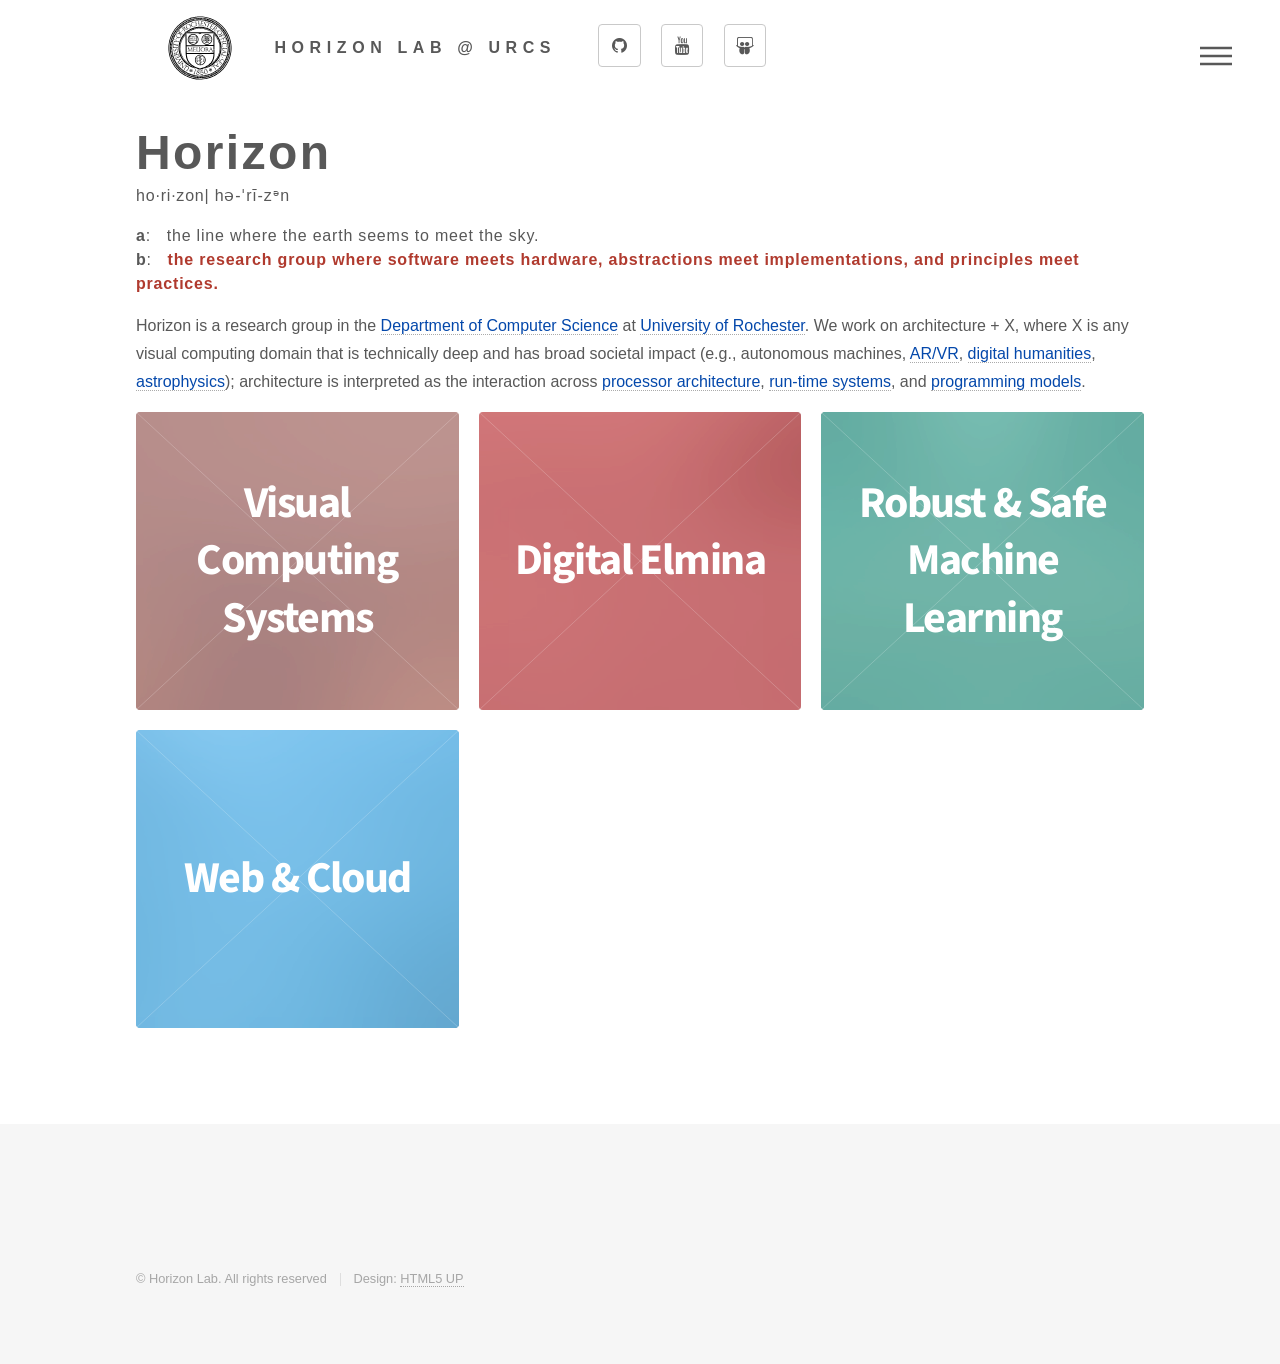
<file: index.html>
<!DOCTYPE HTML>
<!--
	Phantom by HTML5 UP
	html5up.net | @ajlkn
	Free for personal and commercial use under the CCA 3.0 license (html5up.net/license)
-->
<html>
	<head>
		<title>Horizon Lab @ URCS</title>
		<meta charset="utf-8" />
		<meta name="viewport" content="width=device-width, initial-scale=1, user-scalable=no" />
		<link rel="stylesheet" href="assets/css/main.css" />
        <link rel="icon" href="favicon.ico" />
		<noscript><link rel="stylesheet" href="assets/css/noscript.css" /></noscript>
        <!-- Global site tag (gtag.js) - Google Analytics -->
        <script async src="https://www.googletagmanager.com/gtag/js?id=UA-9676096-5"></script>
        <script>
          window.dataLayer = window.dataLayer || [];
          function gtag(){dataLayer.push(arguments);}
          gtag('js', new Date());
        
          gtag('config', 'UA-9676096-5');
        </script>
	</head>
	<body class="is-preload">
		<!-- Wrapper -->
			<div id="wrapper">

				<!-- Header -->
					<header id="header">
						<div class="inner">

							<!-- Logo -->
								<a href="index.html" class="logo">
								  <span class="symbol"><img src="images/urseal.svg" alt="" /></span><span class="head">Horizon Lab @ URCS</span>
                                  <span style="padding-left:2em;"><a href="https://github.com/horizon-research" class="icon style2 fa-github"><span class="label">GitHub</span></a></span>
                                  <span style="padding-left:1em;"><a href="https://www.youtube.com/channel/UCh1-77O0nVYZrLlF5zT-21Q" class="icon style2 fa-youtube"><span class="label">YouTube</span></a></span>
                                  <span style="padding-left:1em;"><a href="https://speakerdeck.com/horizonlab/" class="icon style2 fa-slideshare"><span class="label">Slides</span></a></span>
								</a>

                            <!-- Nav -->
								<nav>
									<ul>
										<li><a href="#menu">Menu</a></li>
									</ul>
								</nav>

                    <!-- Menu -->
					<nav id="menu">
						<h2>Menu</h2>
						<ul id="list">
						    <li><a href="index.html">Home</a></li>
						    <li><a href="people.html">People</a></li>
						    <li><a href="#proj">Projects</a></li>
						    <li><a href="pubs.html">Publications</a></li>
						    <li><a href="artifacts.html">Artifacts</a></li>
						    <li><a href="teach.html">Courses & Outreach</a></li>
						</ul>
					</nav>

						</div>
					</header>

				<!-- Main -->
					<div id="main">
						<div class="inner">
							<header>
								<h1 class="title">Horizon</h1>
                                <h3 class="normal"><span>ho·&#8203;ri·&#8203;zon</span>|<span> hə-ˈrī-zᵊn</span></h3>
                                <h3 class="normal">
                                  <div><b>a</b>: &nbsp;&nbsp;the line where the earth seems to meet the sky.</div>
                                  <div><b>b</b>: &nbsp;&nbsp;<span class="emb">the research group where software meets hardware, abstractions meet implementations, and principles meet practices.</span></div>
                                </h3>
								<div id="intro"><p>Horizon is a research group in the <a href="http://www.cs.rochester.edu/">Department of Computer Science</a> at <a href="https://rochester.edu/">University of Rochester</a>. We work on architecture + X, where X is any visual computing domain that is technically deep and has broad societal impact (e.g., autonomous machines, <a href="https://www.rochester.edu/augmented-virtual-reality/">AR/VR</a>, <a href="https://dslab.lib.rochester.edu/">digital humanities</a>, <a href="https://www.desi.lbl.gov/">astrophysics</a>); architecture is interpreted as the interaction across <a href="https://en.wikipedia.org/wiki/Computer_architecture">processor architecture</a>, <a href="https://en.wikipedia.org/wiki/Runtime_system">run-time systems</a>, and <a href="https://en.wikipedia.org/wiki/Programming_model">programming models</a>.</p>
                                </div>
							</header>
							<section class="tiles" id="proj">
								<article class="style1">
									<span class="image">
										<img src="images/pic01.jpg" alt="" />
									</span>
									<a href="visual.html">
										<h1>Visual Computing Systems</h1>
									</a>
								</article>
								<article class="style5">
									<span class="image">
										<img src="images/pic05.jpg" alt="" />
									</span>
									<a href="http://digitalelmina.org/">
										<h1>Digital Elmina</h1>
									</a>
								</article>
								<article class="style3">
									<span class="image">
										<img src="images/pic03.jpg" alt="" />
									</span>
									<a href="ml.html">
										<h1>Robust & Safe Machine Learning</h1>
									</a>
								</article>
								<article class="style2">
									<span class="image">
										<img src="images/pic02.jpg" alt="" />
									</span>
									<a href="web.html">
										<h1>Web & Cloud</h1>
									</a>
								</article>
							</section>
						</div>
					</div>

				<!-- Footer -->
					<footer id="footer">
						<div class="inner">
							<!--<section>
								<h2>Follow</h2>
								<ul class="icons">
									<li><a href="https://github.com/horizon-research" class="icon style2 fa-github"><span class="label">GitHub</span></a></li>
									<li><a href="https://www.youtube.com/channel/UCh1-77O0nVYZrLlF5zT-21Q" class="icon style2 fa-youtube"><span class="label">YouTube</span></a></li>
									<li><a href="https://speakerdeck.com/horizonlab/" class="icon style2 fa-slideshare"><span class="label">Slides</span></a></li>
									<li><a href="#" class="icon style2 fa-twitter"><span class="label">Twitter</span></a></li>
									<li><a href="#" class="icon style2 fa-facebook"><span class="label">Facebook</span></a></li>
									<li><a href="#" class="icon style2 fa-instagram"><span class="label">Instagram</span></a></li>
									<li><a href="#" class="icon style2 fa-dribbble"><span class="label">Dribbble</span></a></li>
									<li><a href="#" class="icon style2 fa-500px"><span class="label">500px</span></a></li>
									<li><a href="#" class="icon style2 fa-phone"><span class="label">Phone</span></a></li>
									<li><a href="#" class="icon style2 fa-envelope-o"><span class="label">Email</span></a></li>
								</ul>
							</section>-->
							<ul class="copyright">
								<li>&copy; Horizon Lab. All rights reserved</li><li>Design: <a href="http://html5up.net">HTML5 UP</a></li>
							</ul>
						</div>
					</footer>

			</div>

		<!-- Scripts -->
			<script src="assets/js/jquery.min.js"></script>
			<script src="assets/js/browser.min.js"></script>
			<script src="assets/js/breakpoints.min.js"></script>
			<script src="assets/js/util.js"></script>
			<script src="assets/js/main.js"></script>

	</body>
</html>
</file>
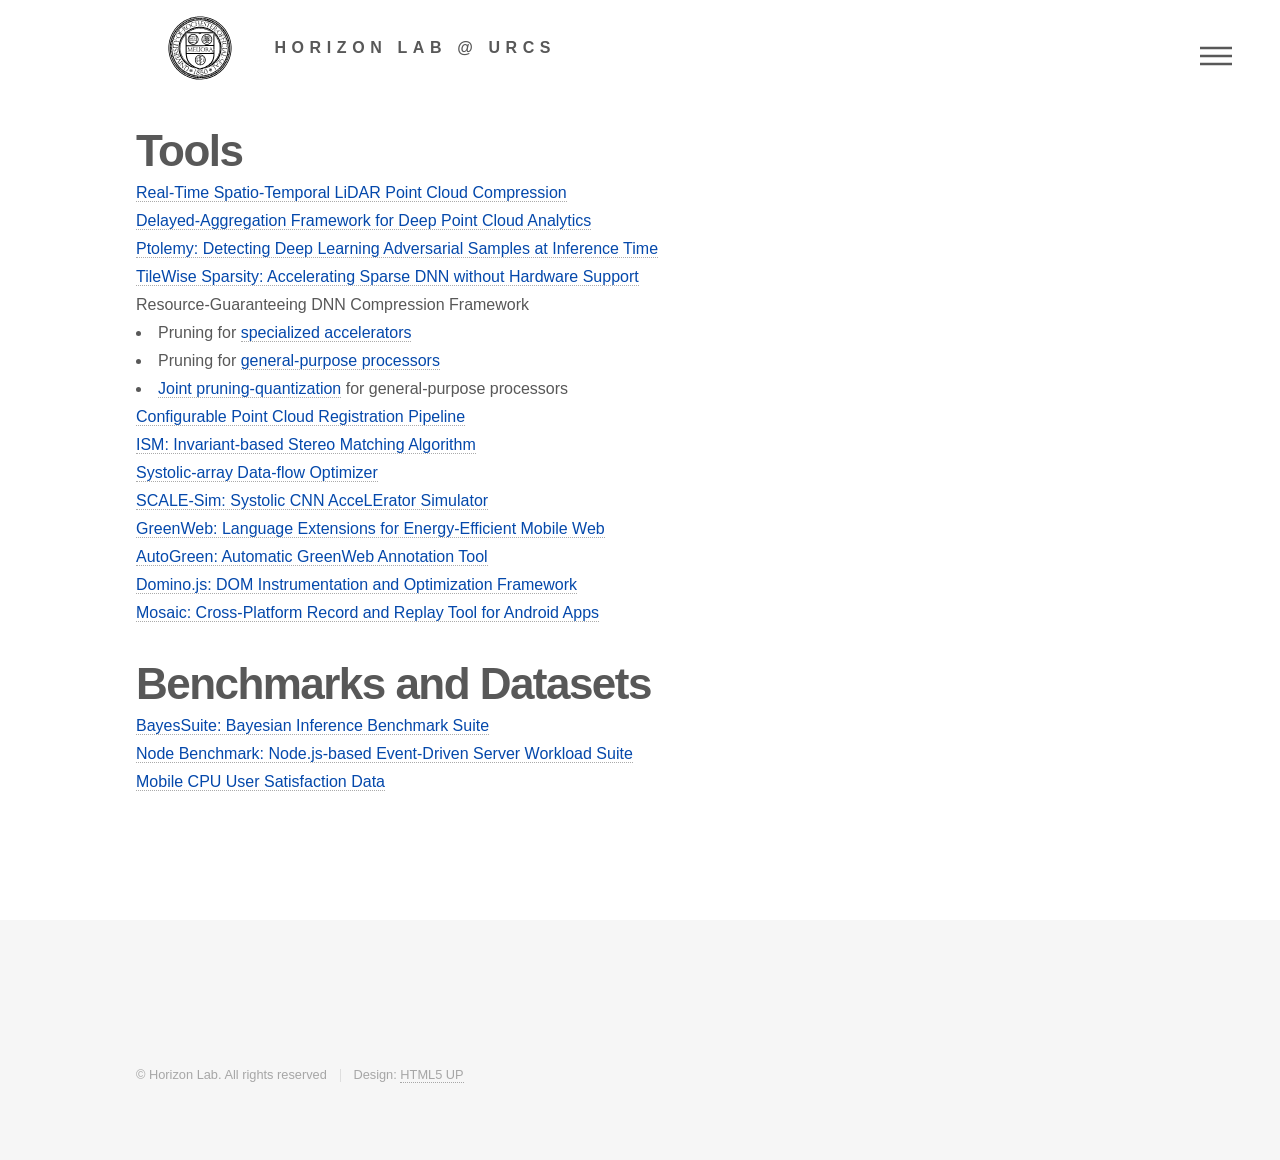
<file: artifacts.html>
<!DOCTYPE HTML>
<!--
	Phantom by HTML5 UP
	html5up.net | @ajlkn
	Free for personal and commercial use under the CCA 3.0 license (html5up.net/license)
-->
<html>
	<head>
		<title>Code</title>
		<meta charset="utf-8" />
		<meta name="viewport" content="width=device-width, initial-scale=1, user-scalable=no" />
		<link rel="stylesheet" href="assets/css/main.css" />
        <link rel="icon" href="favicon.ico" />
		<noscript><link rel="stylesheet" href="assets/css/noscript.css" /></noscript>
	</head>
	<body class="is-preload">
		<!-- Wrapper -->
			<div id="wrapper">

				<!-- Header -->
					<header id="header">
						<div class="inner">

							<!-- Logo -->
								<a href="index.html" class="logo">
									<span class="symbol"><img src="images/urseal.svg" alt="" /></span><span class="head">Horizon Lab @ URCS</span>
								</a>

							<!-- Nav -->
								<nav>
									<ul>
										<li><a href="#menu">Menu</a></li>
									</ul>
								</nav>

						</div>
					</header>

				<!-- Menu -->
					<nav id="menu">
						<h2>Menu</h2>
						<ul id="list">
						    <li><a href="index.html">Home</a></li>
						    <li><a href="people.html">People</a></li>
						    <li><a href="index.html#proj">Projects</a></li>
						    <li><a href="pubs.html">Publications</a></li>
						    <li><a href="artifacts.html">Artifacts</a></li>
						    <li><a href="teach.html">Courses & Outreach</a></li>
						</ul>
					</nav>

				<!-- Main -->
					<div id="main">
						<div class="inner">
							<h1 class="firstteach">Tools</h1>
                            <div>
                              <div><a href="https://github.com/horizon-research/Real-Time-Spatio-Temporal-LiDAR-Point-Cloud-Compression">Real-Time Spatio-Temporal LiDAR Point Cloud Compression</a></div>
                              <div><a href="https://github.com/horizon-research/Efficient-Deep-Learning-for-Point-Clouds">Delayed-Aggregation Framework for Deep Point Cloud Analytics</a></div>
                              <div><a href="https://github.com/Ptolemy-dl/Ptolemy">Ptolemy: Detecting Deep Learning Adversarial Samples at Inference Time</a></div>
                              <div><a href="https://github.com/clevercool/TileSparsity">TileWise Sparsity: Accelerating Sparse DNN without Hardware Support</a></div>
                              <div>Resource-Guaranteeing DNN Compression Framework
                                <li>Pruning for <a href="https://github.com/hyang1990/model_based_energy_constrained_compression">specialized accelerators</a></li>
                                <li>Pruning for <a href="https://github.com/hyang1990/energy_constrained_compression">general-purpose processors</a></li>
                                <li><a href="https://github.com/hyang1990/sparsity_quantization_joint">Joint pruning-quantization</a> for general-purpose processors</li>
                              </div>
                              <div><a href="https://github.com/horizon-research/pointcloud-pipeline">Configurable Point Cloud Registration Pipeline</a></div>
                              <div><a href="https://github.com/horizon-research/ism-algorithm">ISM: Invariant-based Stereo Matching Algorithm</a></div>
                              <div><a href="https://github.com/horizon-research/systolic-array-dataflow-optimizer">Systolic-array Data-flow Optimizer</a></div>
                              <div><a href="https://github.com/ARM-software/SCALE-Sim">SCALE-Sim: Systolic CNN AcceLErator Simulator</a></div>
                              <div><a href="https://codereview.chromium.org/1835303002/">GreenWeb: Language Extensions for Energy-Efficient Mobile Web</a></div>
                              <div><a href="https://github.com/yuhao/AutoGreen">AutoGreen: Automatic GreenWeb Annotation Tool</a></div>
                              <div><a href="https://github.com/yuhao/domino.js">Domino.js: DOM Instrumentation and Optimization Framework</a></div>
                              <div><a href="https://github.com/Matthalp/mosaic">Mosaic: Cross-Platform Record and Replay Tool for Android Apps</a></div>
                              <div style="clear: both;">&nbsp;</div>
                            </div>

							<h1 class="firstteach">Benchmarks and Datasets</h1>
                            <div>
                              <div><a href="https://github.com/Emma926/BayesSuite">BayesSuite: Bayesian Inference Benchmark Suite</a></div>
                              <div><a href="https://github.com/nodebenchmark/benchmarks">Node Benchmark: Node.js-based Event-Driven Server Workload Suite</a></div>
                              <div><a href="https://github.com/Matthalp/mobile-cpu-user-sat-data">Mobile CPU User Satisfaction Data</a></div>
                              <div style="clear: both;">&nbsp;</div>
                            </div>
						</div>
					</div>

				<!-- Footer -->
					<footer id="footer">
						<div class="inner">
							<!--<section>
								<h2>Follow</h2>
								<ul class="icons">
									<li><a href="#" class="icon style2 fa-twitter"><span class="label">Twitter</span></a></li>
									<li><a href="#" class="icon style2 fa-facebook"><span class="label">Facebook</span></a></li>
									<li><a href="#" class="icon style2 fa-instagram"><span class="label">Instagram</span></a></li>
									<li><a href="#" class="icon style2 fa-dribbble"><span class="label">Dribbble</span></a></li>
									<li><a href="#" class="icon style2 fa-github"><span class="label">GitHub</span></a></li>
									<li><a href="#" class="icon style2 fa-500px"><span class="label">500px</span></a></li>
									<li><a href="#" class="icon style2 fa-phone"><span class="label">Phone</span></a></li>
									<li><a href="#" class="icon style2 fa-envelope-o"><span class="label">Email</span></a></li>
								</ul>
							</section>-->
							<ul class="copyright">
								<li>&copy; Horizon Lab. All rights reserved</li><li>Design: <a href="http://html5up.net">HTML5 UP</a></li>
							</ul>
						</div>
					</footer>

			</div>

		<!-- Scripts -->
			<script src="assets/js/jquery.min.js"></script>
			<script src="assets/js/browser.min.js"></script>
			<script src="assets/js/breakpoints.min.js"></script>
			<script src="assets/js/util.js"></script>
			<script src="assets/js/main.js"></script>

	</body>
</html>
</file>
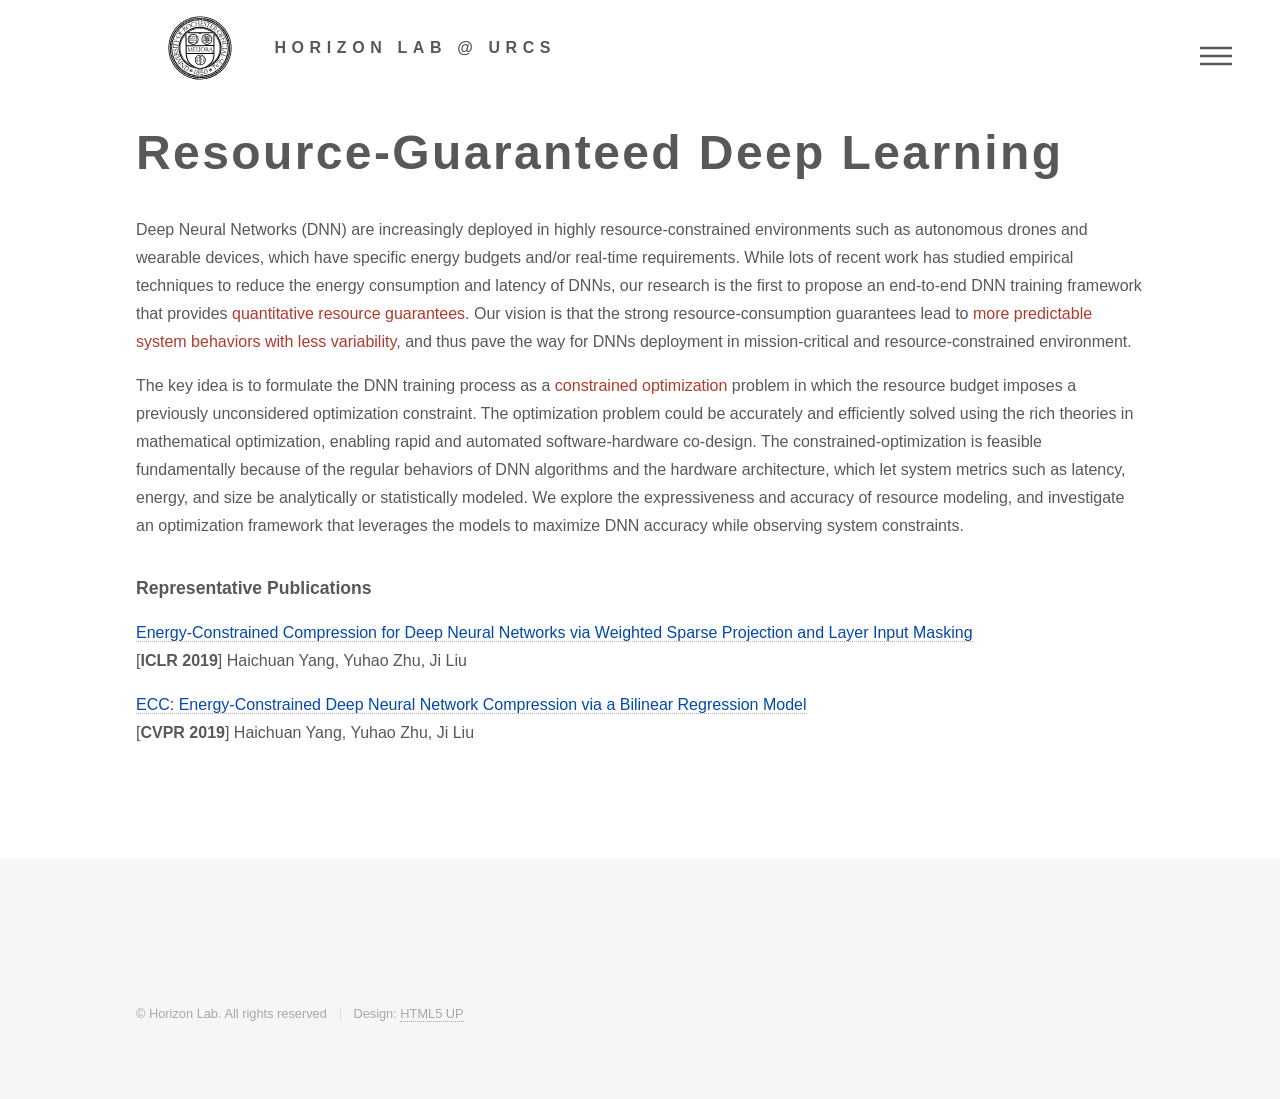
<file: dlres.html>
<!DOCTYPE HTML>
<!--
	Phantom by HTML5 UP
	html5up.net | @ajlkn
	Free for personal and commercial use under the CCA 3.0 license (html5up.net/license)
-->
<html>
	<head>
		<title>Horizon Lab @ URCS</title>
		<meta charset="utf-8" />
		<meta name="viewport" content="width=device-width, initial-scale=1, user-scalable=no" />
		<link rel="stylesheet" href="assets/css/main.css" />
		<noscript><link rel="stylesheet" href="assets/css/noscript.css" /></noscript>
	</head>
	<body class="is-preload">
		<!-- Wrapper -->
			<div id="wrapper">

				<!-- Header -->
					<header id="header">
						<div class="inner">

							<!-- Logo -->
								<a href="index.html" class="logo">
									<span class="symbol"><img src="images/urseal.svg" alt="" /></span><span class="head">Horizon Lab @ URCS</span>
								</a>

                            <!-- Nav -->
								<nav>
									<ul>
										<li><a href="#menu">Menu</a></li>
									</ul>
								</nav>

                    <!-- Menu -->
					<nav id="menu">
						<h2>Menu</h2>
						<ul id="list">
						    <li><a href="index.html">Home</a></li>
						    <li><a href="people.html">People</a></li>
						    <li><a href="#proj">Projects</a></li>
						    <li><a href="pubs.html">Publications</a></li>
						    <li><a href="artifacts.html">Artifacts</a></li>
						    <li><a href="teach.html">Courses & Outreach</a></li>
						</ul>
					</nav>

						</div>
					</header>

				<!-- Main -->
					<div id="main">
						<div class="inner">
							<header>
								<h1 class="title">Resource-Guaranteed Deep Learning</h1>
								<div class="midbmargin">
                                  <p>Deep Neural Networks (DNN) are increasingly deployed in highly resource-constrained environments such as autonomous drones and wearable devices, which have specific energy budgets and/or real-time requirements. While lots of recent work has studied empirical techniques to reduce the energy consumption and latency of DNNs, our research is the first to propose an end-to-end DNN training framework that provides <span class="em">quantitative resource guarantees</span>. Our vision is that the strong resource-consumption guarantees lead to <span class="em">more predictable system behaviors with less variability</span>, and thus pave the way for DNNs deployment in mission-critical and resource-constrained environment.</p>
<p>The key idea is to formulate the DNN training process as a <span class="em">constrained optimization</span> problem in which the resource budget imposes a previously unconsidered optimization constraint. The optimization problem could be accurately and efficiently solved using the rich theories in mathematical optimization, enabling rapid and automated software-hardware co-design. The constrained-optimization is feasible fundamentally because of the regular behaviors of DNN algorithms and the hardware architecture, which let system metrics such as latency, energy, and size be analytically or statistically modeled. We explore the expressiveness and accuracy of resource modeling, and investigate an optimization framework that leverages the models to maximize DNN accuracy while observing system constraints.</p>
                                </div>
								<h2 class="courses">Representative Publications</h2>
                                <div class="smallbmargin">
                                    <a class="paperlink" href="https://openreview.net/forum?id=BylBr3C9K7">Energy-Constrained Compression for Deep Neural Networks via Weighted Sparse Projection and Layer Input Masking</a><br>
                                    [<span class="confname">ICLR 2019</span>] Haichuan Yang, Yuhao Zhu, Ji Liu<br>
                                </div>
                                <div class="smallbmargin">
                                    <a class="paperlink" href="https://arxiv.org/abs/1812.01803">ECC: Energy-Constrained Deep Neural Network Compression via a Bilinear Regression Model</a><br>
                                    [<span class="confname">CVPR 2019</span>] Haichuan Yang, Yuhao Zhu, Ji Liu<br>
                                </div>
						</div>
					</div>

				<!-- Footer -->
					<footer id="footer">
						<div class="inner">
							<!--<section>
								<h2>Follow</h2>
								<ul class="icons">
									<li><a href="#" class="icon style2 fa-twitter"><span class="label">Twitter</span></a></li>
									<li><a href="#" class="icon style2 fa-facebook"><span class="label">Facebook</span></a></li>
									<li><a href="#" class="icon style2 fa-instagram"><span class="label">Instagram</span></a></li>
									<li><a href="#" class="icon style2 fa-dribbble"><span class="label">Dribbble</span></a></li>
									<li><a href="#" class="icon style2 fa-github"><span class="label">GitHub</span></a></li>
									<li><a href="#" class="icon style2 fa-500px"><span class="label">500px</span></a></li>
									<li><a href="#" class="icon style2 fa-phone"><span class="label">Phone</span></a></li>
									<li><a href="#" class="icon style2 fa-envelope-o"><span class="label">Email</span></a></li>
								</ul>
							</section>-->
							<ul class="copyright">
								<li>&copy; Horizon Lab. All rights reserved</li><li>Design: <a href="http://html5up.net">HTML5 UP</a></li>
							</ul>
						</div>
					</footer>

			</div>

		<!-- Scripts -->
			<script src="assets/js/jquery.min.js"></script>
			<script src="assets/js/browser.min.js"></script>
			<script src="assets/js/breakpoints.min.js"></script>
			<script src="assets/js/util.js"></script>
			<script src="assets/js/main.js"></script>

	</body>
</html>
</file>
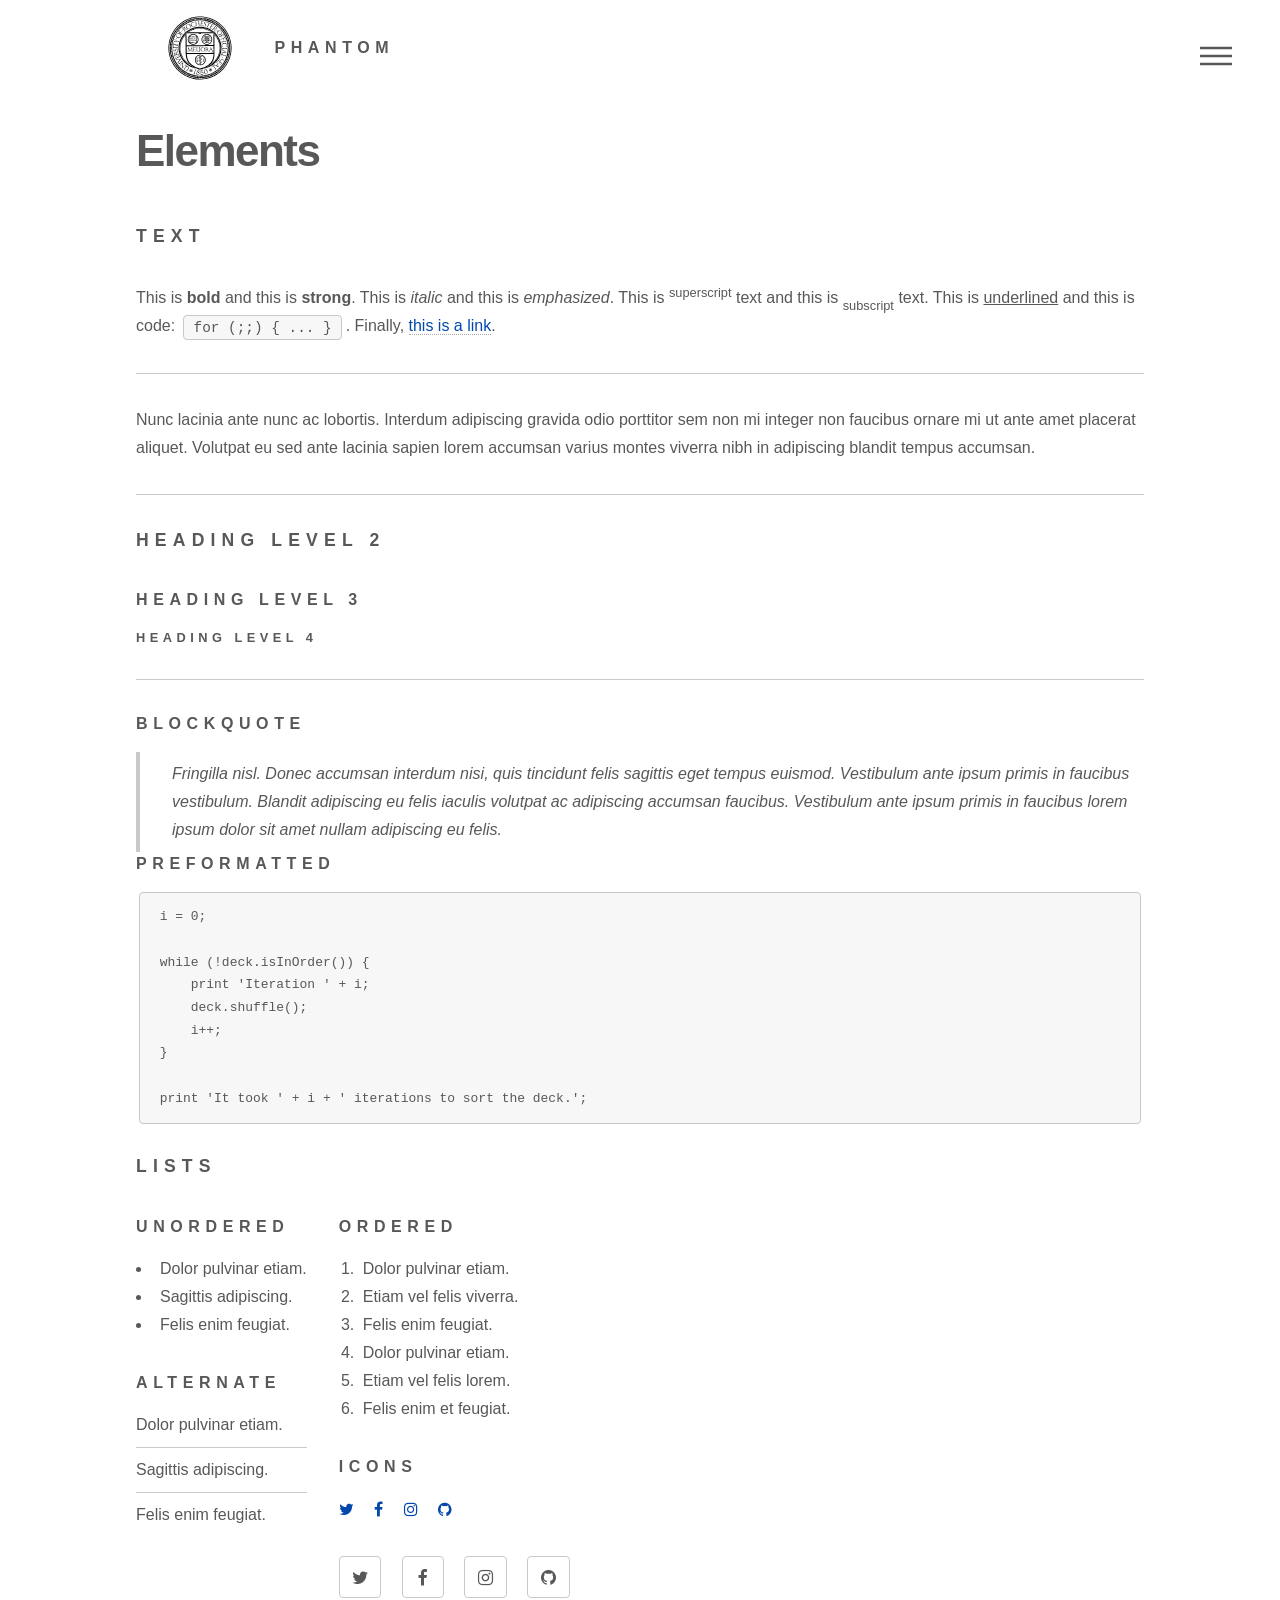
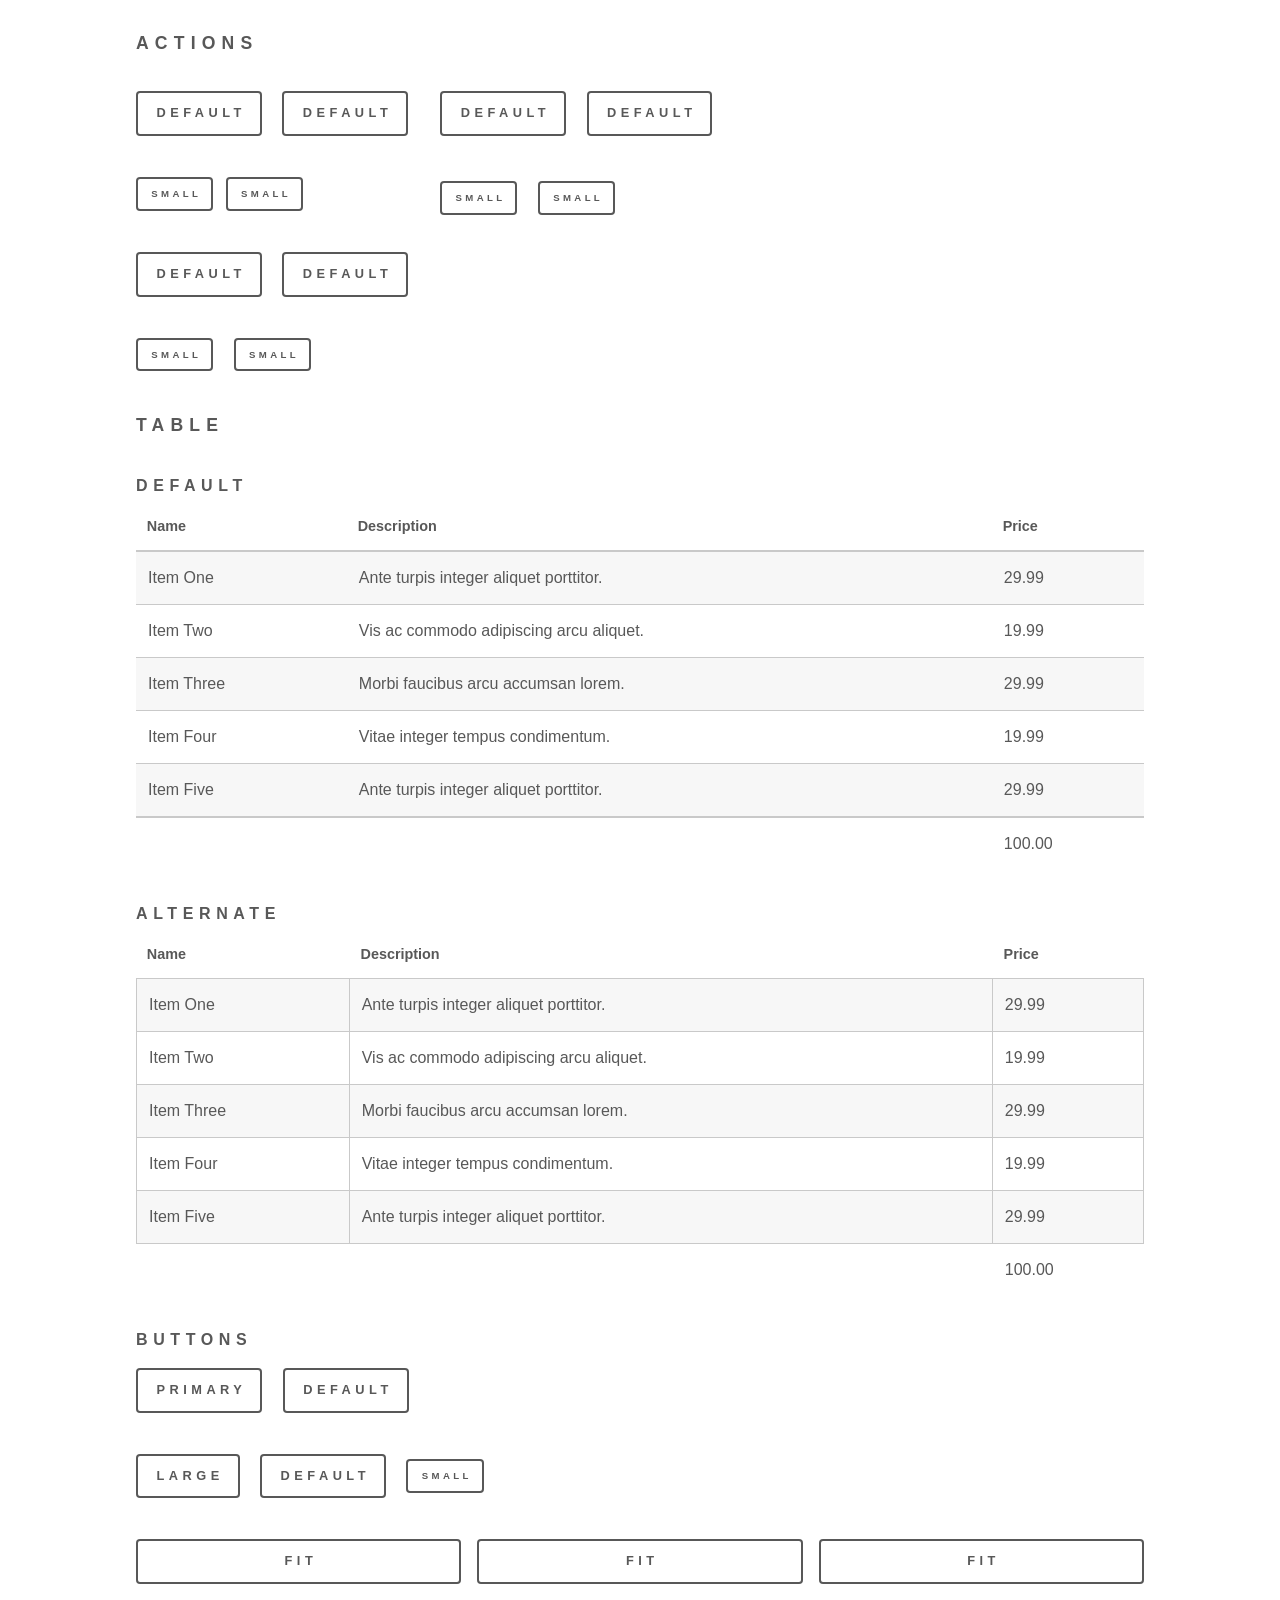
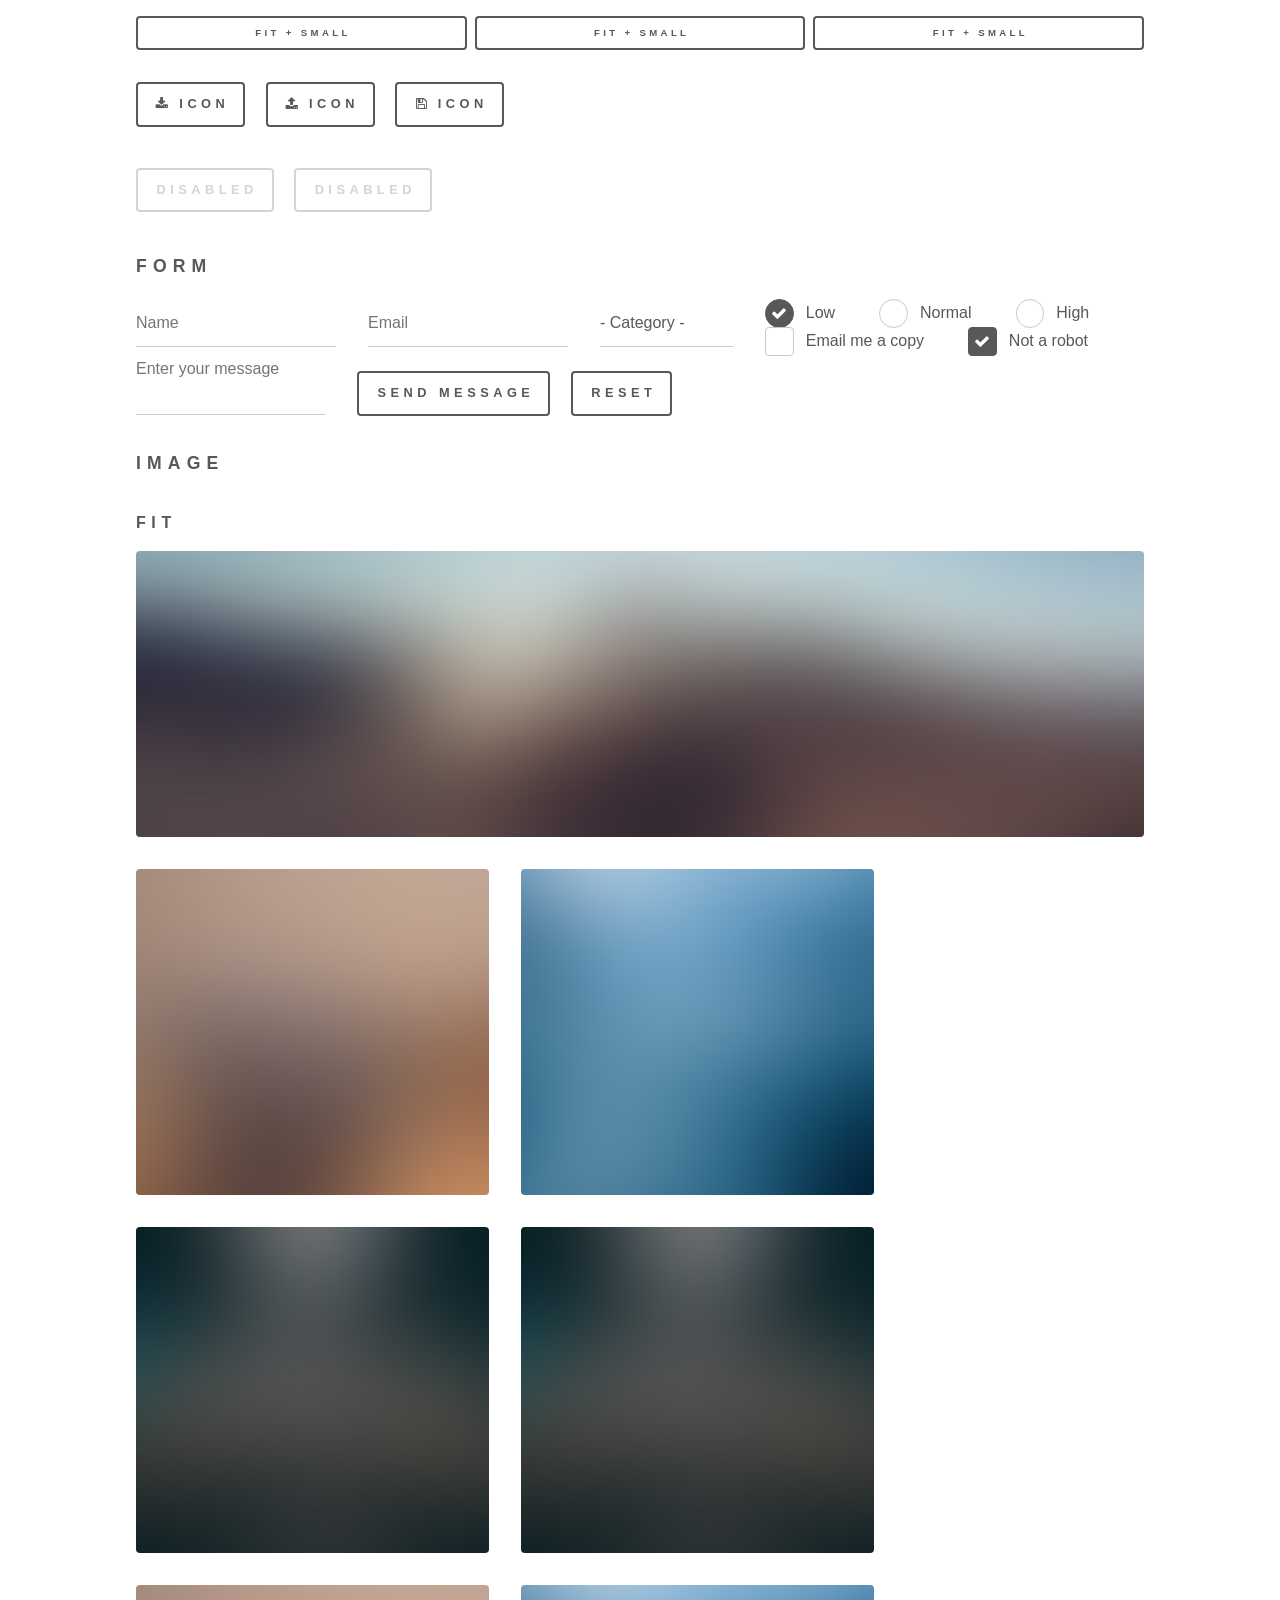
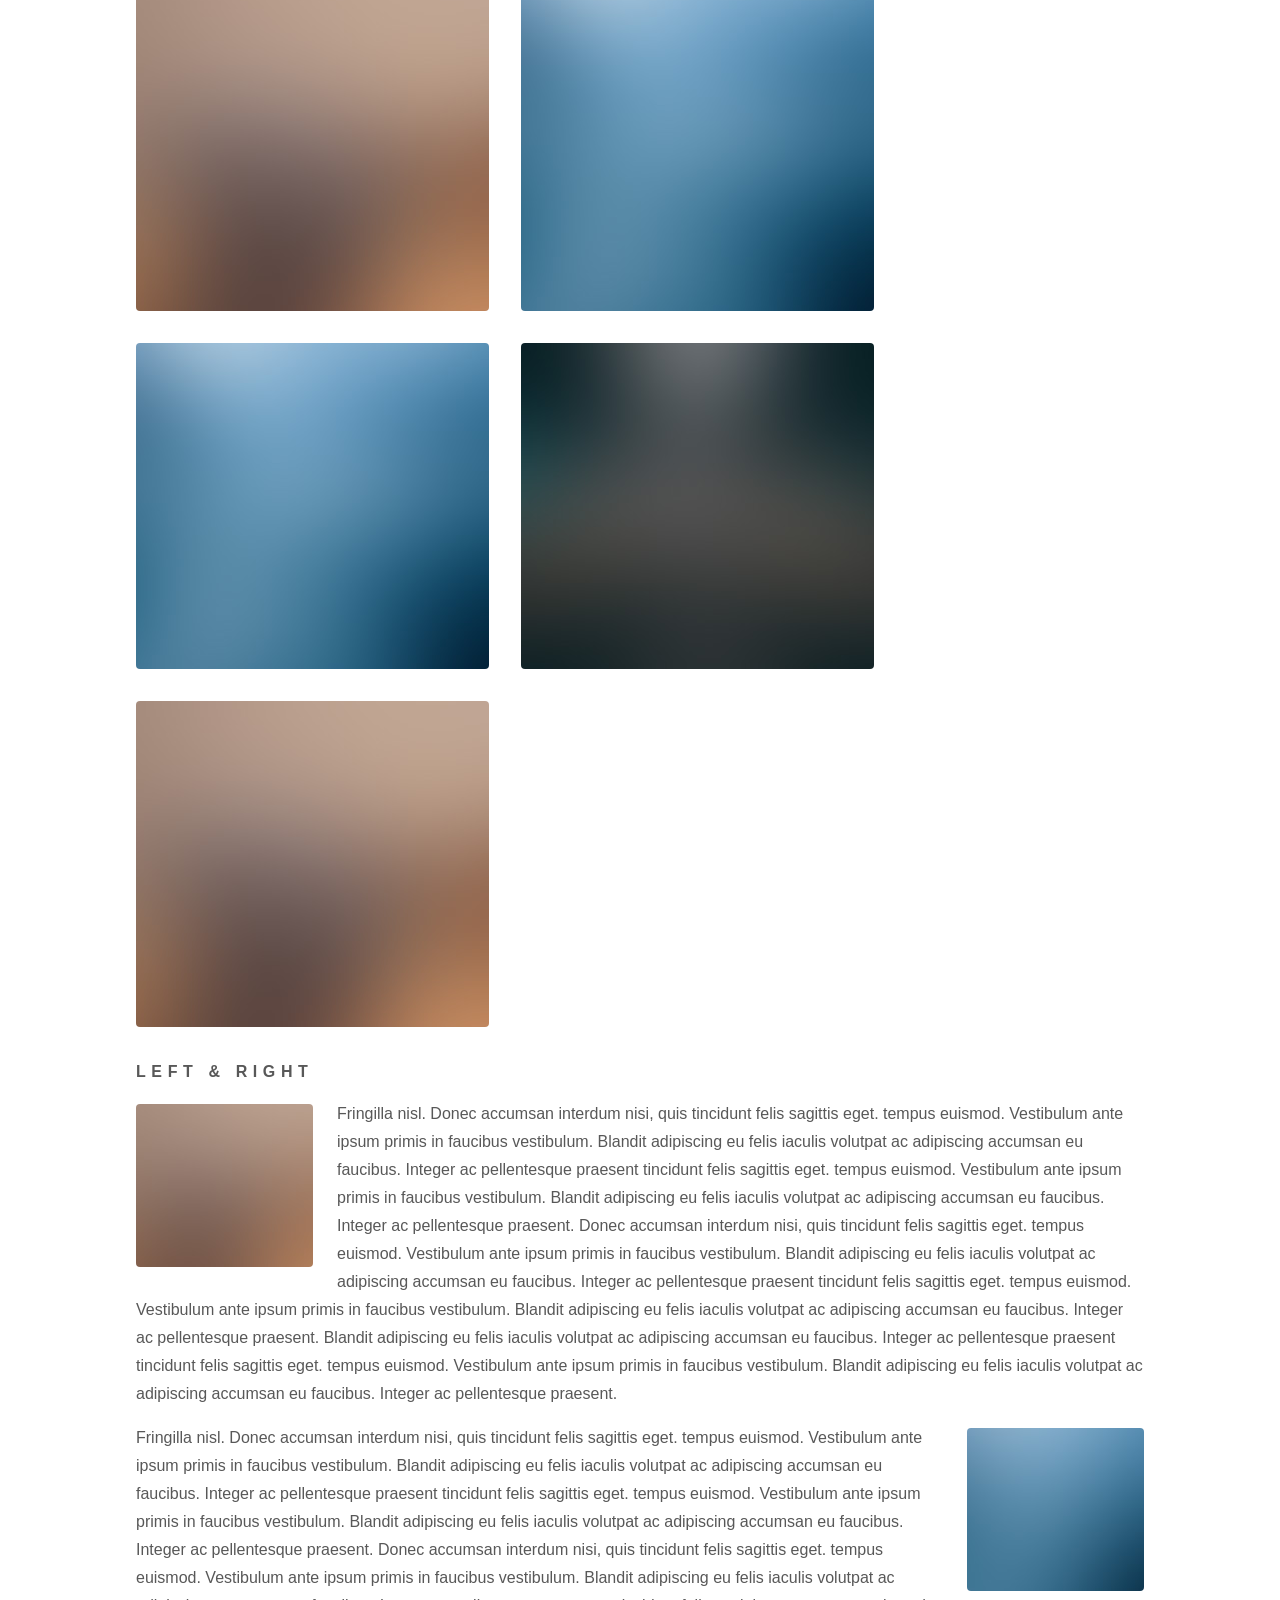
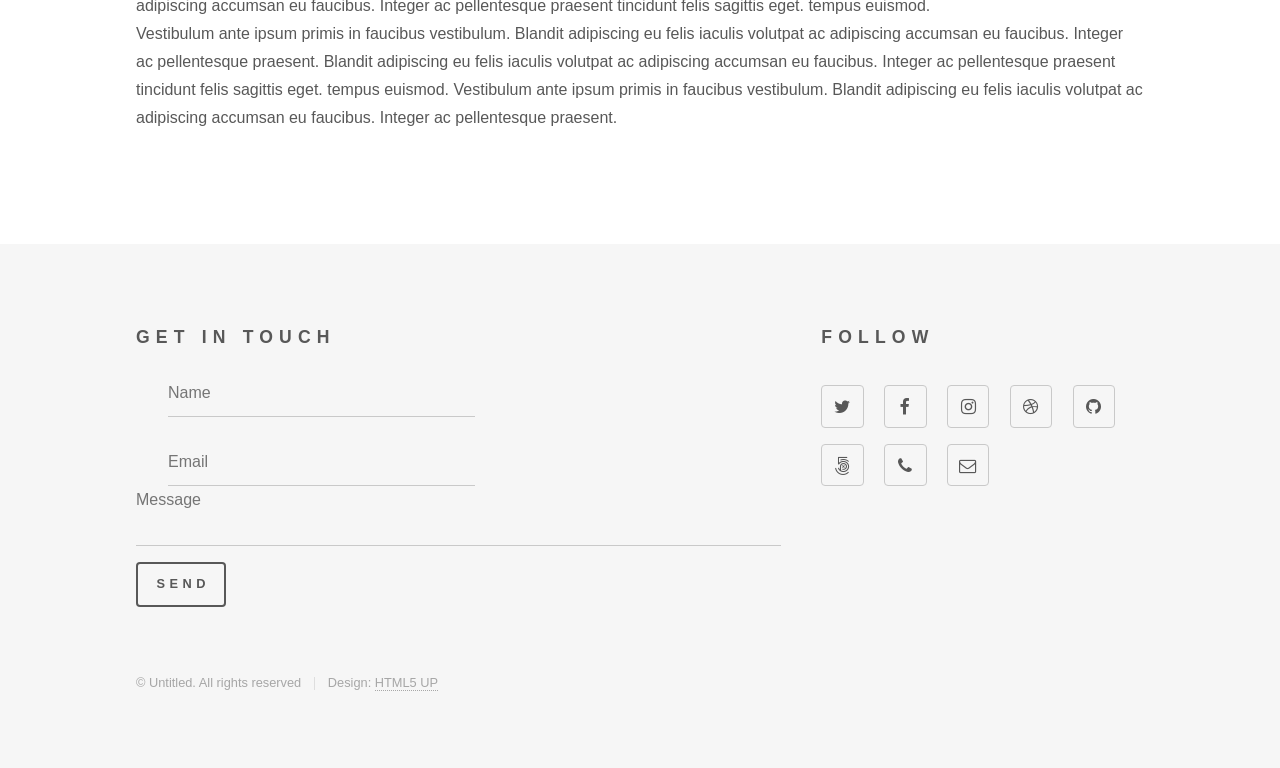
<file: elements.html>
<!DOCTYPE HTML>
<!--
	Phantom by HTML5 UP
	html5up.net | @ajlkn
	Free for personal and commercial use under the CCA 3.0 license (html5up.net/license)
-->
<html>
	<head>
		<title>Elements - Phantom by HTML5 UP</title>
		<meta charset="utf-8" />
		<meta name="viewport" content="width=device-width, initial-scale=1, user-scalable=no" />
		<link rel="stylesheet" href="assets/css/main.css" />
		<noscript><link rel="stylesheet" href="assets/css/noscript.css" /></noscript>
	</head>
	<body class="is-preload">
		<!-- Wrapper -->
			<div id="wrapper">

				<!-- Header -->
					<header id="header">
						<div class="inner">

							<!-- Logo -->
								<a href="index.html" class="logo">
									<span class="symbol"><img src="images/urseal.svg" alt="" /></span><span class="title">Phantom</span>
								</a>

							<!-- Nav -->
								<nav>
									<ul>
										<li><a href="#menu">Menu</a></li>
									</ul>
								</nav>

						</div>
					</header>

				<!-- Menu -->
					<nav id="menu">
						<h2>Menu</h2>
						<ul>
							<li><a href="index.html">Home</a></li>
							<li><a href="generic.html">Ipsum veroeros</a></li>
							<li><a href="generic.html">Tempus etiam</a></li>
							<li><a href="generic.html">Consequat dolor</a></li>
							<li><a href="elements.html">Elements</a></li>
						</ul>
					</nav>

				<!-- Main -->
					<div id="main">
						<div class="inner">
							<h1>Elements</h1>

							<!-- Text -->
								<section>
									<h2>Text</h2>
									<p>This is <b>bold</b> and this is <strong>strong</strong>. This is <i>italic</i> and this is <em>emphasized</em>.
									This is <sup>superscript</sup> text and this is <sub>subscript</sub> text.
									This is <u>underlined</u> and this is code: <code>for (;;) { ... }</code>. Finally, <a href="#">this is a link</a>.</p>
									<hr />
									<p>Nunc lacinia ante nunc ac lobortis. Interdum adipiscing gravida odio porttitor sem non mi integer non faucibus ornare mi ut ante amet placerat aliquet. Volutpat eu sed ante lacinia sapien lorem accumsan varius montes viverra nibh in adipiscing blandit tempus accumsan.</p>
									<hr />
									<h2>Heading Level 2</h2>
									<h3>Heading Level 3</h3>
									<h4>Heading Level 4</h4>
									<hr />
									<h3>Blockquote</h3>
									<blockquote>Fringilla nisl. Donec accumsan interdum nisi, quis tincidunt felis sagittis eget tempus euismod. Vestibulum ante ipsum primis in faucibus vestibulum. Blandit adipiscing eu felis iaculis volutpat ac adipiscing accumsan faucibus. Vestibulum ante ipsum primis in faucibus lorem ipsum dolor sit amet nullam adipiscing eu felis.</blockquote>
									<h3>Preformatted</h3>
									<pre><code>i = 0;

while (!deck.isInOrder()) {
    print 'Iteration ' + i;
    deck.shuffle();
    i++;
}

print 'It took ' + i + ' iterations to sort the deck.';</code></pre>
								</section>

							<!-- Lists -->
								<section>
									<h2>Lists</h2>
									<div class="row">
										<div class="col-6 col-12-medium">
											<h3>Unordered</h3>
											<ul>
												<li>Dolor pulvinar etiam.</li>
												<li>Sagittis adipiscing.</li>
												<li>Felis enim feugiat.</li>
											</ul>
											<h3>Alternate</h3>
											<ul class="alt">
												<li>Dolor pulvinar etiam.</li>
												<li>Sagittis adipiscing.</li>
												<li>Felis enim feugiat.</li>
											</ul>
										</div>
										<div class="col-6 col-12-medium">
											<h3>Ordered</h3>
											<ol>
												<li>Dolor pulvinar etiam.</li>
												<li>Etiam vel felis viverra.</li>
												<li>Felis enim feugiat.</li>
												<li>Dolor pulvinar etiam.</li>
												<li>Etiam vel felis lorem.</li>
												<li>Felis enim et feugiat.</li>
											</ol>
											<h3>Icons</h3>
											<ul class="icons">
												<li><a href="#" class="icon style1 fa-twitter"><span class="label">Twitter</span></a></li>
												<li><a href="#" class="icon style1 fa-facebook"><span class="label">Facebook</span></a></li>
												<li><a href="#" class="icon style1 fa-instagram"><span class="label">Instagram</span></a></li>
												<li><a href="#" class="icon style1 fa-github"><span class="label">Github</span></a></li>
											</ul>
											<ul class="icons">
												<li><a href="#" class="icon style2 fa-twitter"><span class="label">Twitter</span></a></li>
												<li><a href="#" class="icon style2 fa-facebook"><span class="label">Facebook</span></a></li>
												<li><a href="#" class="icon style2 fa-instagram"><span class="label">Instagram</span></a></li>
												<li><a href="#" class="icon style2 fa-github"><span class="label">Github</span></a></li>
											</ul>
										</div>
									</div>
									<h2>Actions</h2>
									<div class="row">
										<div class="col-6 col-12-medium">
											<ul class="actions">
												<li><a href="#" class="button primary">Default</a></li>
												<li><a href="#" class="button">Default</a></li>
											</ul>
											<ul class="actions small">
												<li><a href="#" class="button primary small">Small</a></li>
												<li><a href="#" class="button small">Small</a></li>
											</ul>
											<ul class="actions stacked">
												<li><a href="#" class="button primary">Default</a></li>
												<li><a href="#" class="button">Default</a></li>
											</ul>
											<ul class="actions stacked">
												<li><a href="#" class="button primary small">Small</a></li>
												<li><a href="#" class="button small">Small</a></li>
											</ul>
										</div>
										<div class="col-6 col-12-medium">
											<ul class="actions stacked">
												<li><a href="#" class="button primary fit">Default</a></li>
												<li><a href="#" class="button fit">Default</a></li>
											</ul>
											<ul class="actions stacked">
												<li><a href="#" class="button primary small fit">Small</a></li>
												<li><a href="#" class="button small fit">Small</a></li>
											</ul>
										</div>
									</div>
								</section>

							<!-- Table -->
								<section>
									<h2>Table</h2>
									<h3>Default</h3>
									<div class="table-wrapper">
										<table>
											<thead>
												<tr>
													<th>Name</th>
													<th>Description</th>
													<th>Price</th>
												</tr>
											</thead>
											<tbody>
												<tr>
													<td>Item One</td>
													<td>Ante turpis integer aliquet porttitor.</td>
													<td>29.99</td>
												</tr>
												<tr>
													<td>Item Two</td>
													<td>Vis ac commodo adipiscing arcu aliquet.</td>
													<td>19.99</td>
												</tr>
												<tr>
													<td>Item Three</td>
													<td> Morbi faucibus arcu accumsan lorem.</td>
													<td>29.99</td>
												</tr>
												<tr>
													<td>Item Four</td>
													<td>Vitae integer tempus condimentum.</td>
													<td>19.99</td>
												</tr>
												<tr>
													<td>Item Five</td>
													<td>Ante turpis integer aliquet porttitor.</td>
													<td>29.99</td>
												</tr>
											</tbody>
											<tfoot>
												<tr>
													<td colspan="2"></td>
													<td>100.00</td>
												</tr>
											</tfoot>
										</table>
									</div>

									<h3>Alternate</h3>
									<div class="table-wrapper">
										<table class="alt">
											<thead>
												<tr>
													<th>Name</th>
													<th>Description</th>
													<th>Price</th>
												</tr>
											</thead>
											<tbody>
												<tr>
													<td>Item One</td>
													<td>Ante turpis integer aliquet porttitor.</td>
													<td>29.99</td>
												</tr>
												<tr>
													<td>Item Two</td>
													<td>Vis ac commodo adipiscing arcu aliquet.</td>
													<td>19.99</td>
												</tr>
												<tr>
													<td>Item Three</td>
													<td> Morbi faucibus arcu accumsan lorem.</td>
													<td>29.99</td>
												</tr>
												<tr>
													<td>Item Four</td>
													<td>Vitae integer tempus condimentum.</td>
													<td>19.99</td>
												</tr>
												<tr>
													<td>Item Five</td>
													<td>Ante turpis integer aliquet porttitor.</td>
													<td>29.99</td>
												</tr>
											</tbody>
											<tfoot>
												<tr>
													<td colspan="2"></td>
													<td>100.00</td>
												</tr>
											</tfoot>
										</table>
									</div>
								</section>

							<!-- Buttons -->
								<section>
									<h3>Buttons</h3>
									<ul class="actions">
										<li><a href="#" class="button primary">Primary</a></li>
										<li><a href="#" class="button">Default</a></li>
									</ul>
									<ul class="actions">
										<li><a href="#" class="button large">Large</a></li>
										<li><a href="#" class="button">Default</a></li>
										<li><a href="#" class="button small">Small</a></li>
									</ul>
									<ul class="actions fit">
										<li><a href="#" class="button primary fit">Fit</a></li>
										<li><a href="#" class="button fit">Fit</a></li>
										<li><a href="#" class="button fit">Fit</a></li>
									</ul>
									<ul class="actions fit small">
										<li><a href="#" class="button primary fit small">Fit + Small</a></li>
										<li><a href="#" class="button fit small">Fit + Small</a></li>
										<li><a href="#" class="button fit small">Fit + Small</a></li>
									</ul>
									<ul class="actions">
										<li><a href="#" class="button primary icon fa-download">Icon</a></li>
										<li><a href="#" class="button icon fa-upload">Icon</a></li>
										<li><a href="#" class="button icon fa-save">Icon</a></li>
									</ul>
									<ul class="actions">
										<li><span class="button primary disabled">Disabled</span></li>
										<li><span class="button disabled">Disabled</span></li>
									</ul>
								</section>

							<!-- Form -->
								<section>
									<h2>Form</h2>
									<form method="post" action="#">
										<div class="row gtr-uniform">
											<div class="col-6 col-12-xsmall">
												<input type="text" name="demo-name" id="demo-name" value="" placeholder="Name" />
											</div>
											<div class="col-6 col-12-xsmall">
												<input type="email" name="demo-email" id="demo-email" value="" placeholder="Email" />
											</div>
											<div class="col-12">
												<select name="demo-category" id="demo-category">
													<option value="">- Category -</option>
													<option value="1">Manufacturing</option>
													<option value="1">Shipping</option>
													<option value="1">Administration</option>
													<option value="1">Human Resources</option>
												</select>
											</div>
											<div class="col-4 col-12-small">
												<input type="radio" id="demo-priority-low" name="demo-priority" checked>
												<label for="demo-priority-low">Low</label>
											</div>
											<div class="col-4 col-12-small">
												<input type="radio" id="demo-priority-normal" name="demo-priority">
												<label for="demo-priority-normal">Normal</label>
											</div>
											<div class="col-4 col-12-small">
												<input type="radio" id="demo-priority-high" name="demo-priority">
												<label for="demo-priority-high">High</label>
											</div>
											<div class="col-6 col-12-small">
												<input type="checkbox" id="demo-copy" name="demo-copy">
												<label for="demo-copy">Email me a copy</label>
											</div>
											<div class="col-6 col-12-small">
												<input type="checkbox" id="demo-human" name="demo-human" checked>
												<label for="demo-human">Not a robot</label>
											</div>
											<div class="col-12">
												<textarea name="demo-message" id="demo-message" placeholder="Enter your message" rows="6"></textarea>
											</div>
											<div class="col-12">
												<ul class="actions">
													<li><input type="submit" value="Send Message" class="primary" /></li>
													<li><input type="reset" value="Reset" /></li>
												</ul>
											</div>
										</div>
									</form>
								</section>

							<!-- Image -->
								<section>
									<h2>Image</h2>
									<h3>Fit</h3>
									<div class="box alt">
										<div class="row gtr-uniform">
											<div class="col-12"><span class="image fit"><img src="images/pic13.jpg" alt="" /></span></div>
											<div class="col-4"><span class="image fit"><img src="images/pic01.jpg" alt="" /></span></div>
											<div class="col-4"><span class="image fit"><img src="images/pic02.jpg" alt="" /></span></div>
											<div class="col-4"><span class="image fit"><img src="images/pic03.jpg" alt="" /></span></div>
											<div class="col-4"><span class="image fit"><img src="images/pic03.jpg" alt="" /></span></div>
											<div class="col-4"><span class="image fit"><img src="images/pic01.jpg" alt="" /></span></div>
											<div class="col-4"><span class="image fit"><img src="images/pic02.jpg" alt="" /></span></div>
											<div class="col-4"><span class="image fit"><img src="images/pic02.jpg" alt="" /></span></div>
											<div class="col-4"><span class="image fit"><img src="images/pic03.jpg" alt="" /></span></div>
											<div class="col-4"><span class="image fit"><img src="images/pic01.jpg" alt="" /></span></div>
										</div>
									</div>
									<h3>Left &amp; Right</h3>
									<p><span class="image left"><img src="images/pic14.jpg" alt="" /></span>Fringilla nisl. Donec accumsan interdum nisi, quis tincidunt felis sagittis eget. tempus euismod. Vestibulum ante ipsum primis in faucibus vestibulum. Blandit adipiscing eu felis iaculis volutpat ac adipiscing accumsan eu faucibus. Integer ac pellentesque praesent tincidunt felis sagittis eget. tempus euismod. Vestibulum ante ipsum primis in faucibus vestibulum. Blandit adipiscing eu felis iaculis volutpat ac adipiscing accumsan eu faucibus. Integer ac pellentesque praesent. Donec accumsan interdum nisi, quis tincidunt felis sagittis eget. tempus euismod. Vestibulum ante ipsum primis in faucibus vestibulum. Blandit adipiscing eu felis iaculis volutpat ac adipiscing accumsan eu faucibus. Integer ac pellentesque praesent tincidunt felis sagittis eget. tempus euismod. Vestibulum ante ipsum primis in faucibus vestibulum. Blandit adipiscing eu felis iaculis volutpat ac adipiscing accumsan eu faucibus. Integer ac pellentesque praesent. Blandit adipiscing eu felis iaculis volutpat ac adipiscing accumsan eu faucibus. Integer ac pellentesque praesent tincidunt felis sagittis eget. tempus euismod. Vestibulum ante ipsum primis in faucibus vestibulum. Blandit adipiscing eu felis iaculis volutpat ac adipiscing accumsan eu faucibus. Integer ac pellentesque praesent.</p>
									<p><span class="image right"><img src="images/pic15.jpg" alt="" /></span>Fringilla nisl. Donec accumsan interdum nisi, quis tincidunt felis sagittis eget. tempus euismod. Vestibulum ante ipsum primis in faucibus vestibulum. Blandit adipiscing eu felis iaculis volutpat ac adipiscing accumsan eu faucibus. Integer ac pellentesque praesent tincidunt felis sagittis eget. tempus euismod. Vestibulum ante ipsum primis in faucibus vestibulum. Blandit adipiscing eu felis iaculis volutpat ac adipiscing accumsan eu faucibus. Integer ac pellentesque praesent. Donec accumsan interdum nisi, quis tincidunt felis sagittis eget. tempus euismod. Vestibulum ante ipsum primis in faucibus vestibulum. Blandit adipiscing eu felis iaculis volutpat ac adipiscing accumsan eu faucibus. Integer ac pellentesque praesent tincidunt felis sagittis eget. tempus euismod. Vestibulum ante ipsum primis in faucibus vestibulum. Blandit adipiscing eu felis iaculis volutpat ac adipiscing accumsan eu faucibus. Integer ac pellentesque praesent. Blandit adipiscing eu felis iaculis volutpat ac adipiscing accumsan eu faucibus. Integer ac pellentesque praesent tincidunt felis sagittis eget. tempus euismod. Vestibulum ante ipsum primis in faucibus vestibulum. Blandit adipiscing eu felis iaculis volutpat ac adipiscing accumsan eu faucibus. Integer ac pellentesque praesent.</p>
								</section>

						</div>
					</div>

				<!-- Footer -->
					<footer id="footer">
						<div class="inner">
							<section>
								<h2>Get in touch</h2>
								<form method="post" action="#">
									<div class="fields">
										<div class="field half">
											<input type="text" name="name" id="name" placeholder="Name" />
										</div>
										<div class="field half">
											<input type="email" name="email" id="email" placeholder="Email" />
										</div>
										<div class="field">
											<textarea name="message" id="message" placeholder="Message"></textarea>
										</div>
									</div>
									<ul class="actions">
										<li><input type="submit" value="Send" class="primary" /></li>
									</ul>
								</form>
							</section>
							<section>
								<h2>Follow</h2>
								<ul class="icons">
									<li><a href="#" class="icon style2 fa-twitter"><span class="label">Twitter</span></a></li>
									<li><a href="#" class="icon style2 fa-facebook"><span class="label">Facebook</span></a></li>
									<li><a href="#" class="icon style2 fa-instagram"><span class="label">Instagram</span></a></li>
									<li><a href="#" class="icon style2 fa-dribbble"><span class="label">Dribbble</span></a></li>
									<li><a href="#" class="icon style2 fa-github"><span class="label">GitHub</span></a></li>
									<li><a href="#" class="icon style2 fa-500px"><span class="label">500px</span></a></li>
									<li><a href="#" class="icon style2 fa-phone"><span class="label">Phone</span></a></li>
									<li><a href="#" class="icon style2 fa-envelope-o"><span class="label">Email</span></a></li>
								</ul>
							</section>
							<ul class="copyright">
								<li>&copy; Untitled. All rights reserved</li><li>Design: <a href="http://html5up.net">HTML5 UP</a></li>
							</ul>
						</div>
					</footer>

			</div>

		<!-- Scripts -->
			<script src="assets/js/jquery.min.js"></script>
			<script src="assets/js/browser.min.js"></script>
			<script src="assets/js/breakpoints.min.js"></script>
			<script src="assets/js/util.js"></script>
			<script src="assets/js/main.js"></script>

	</body>
</html>
</file>
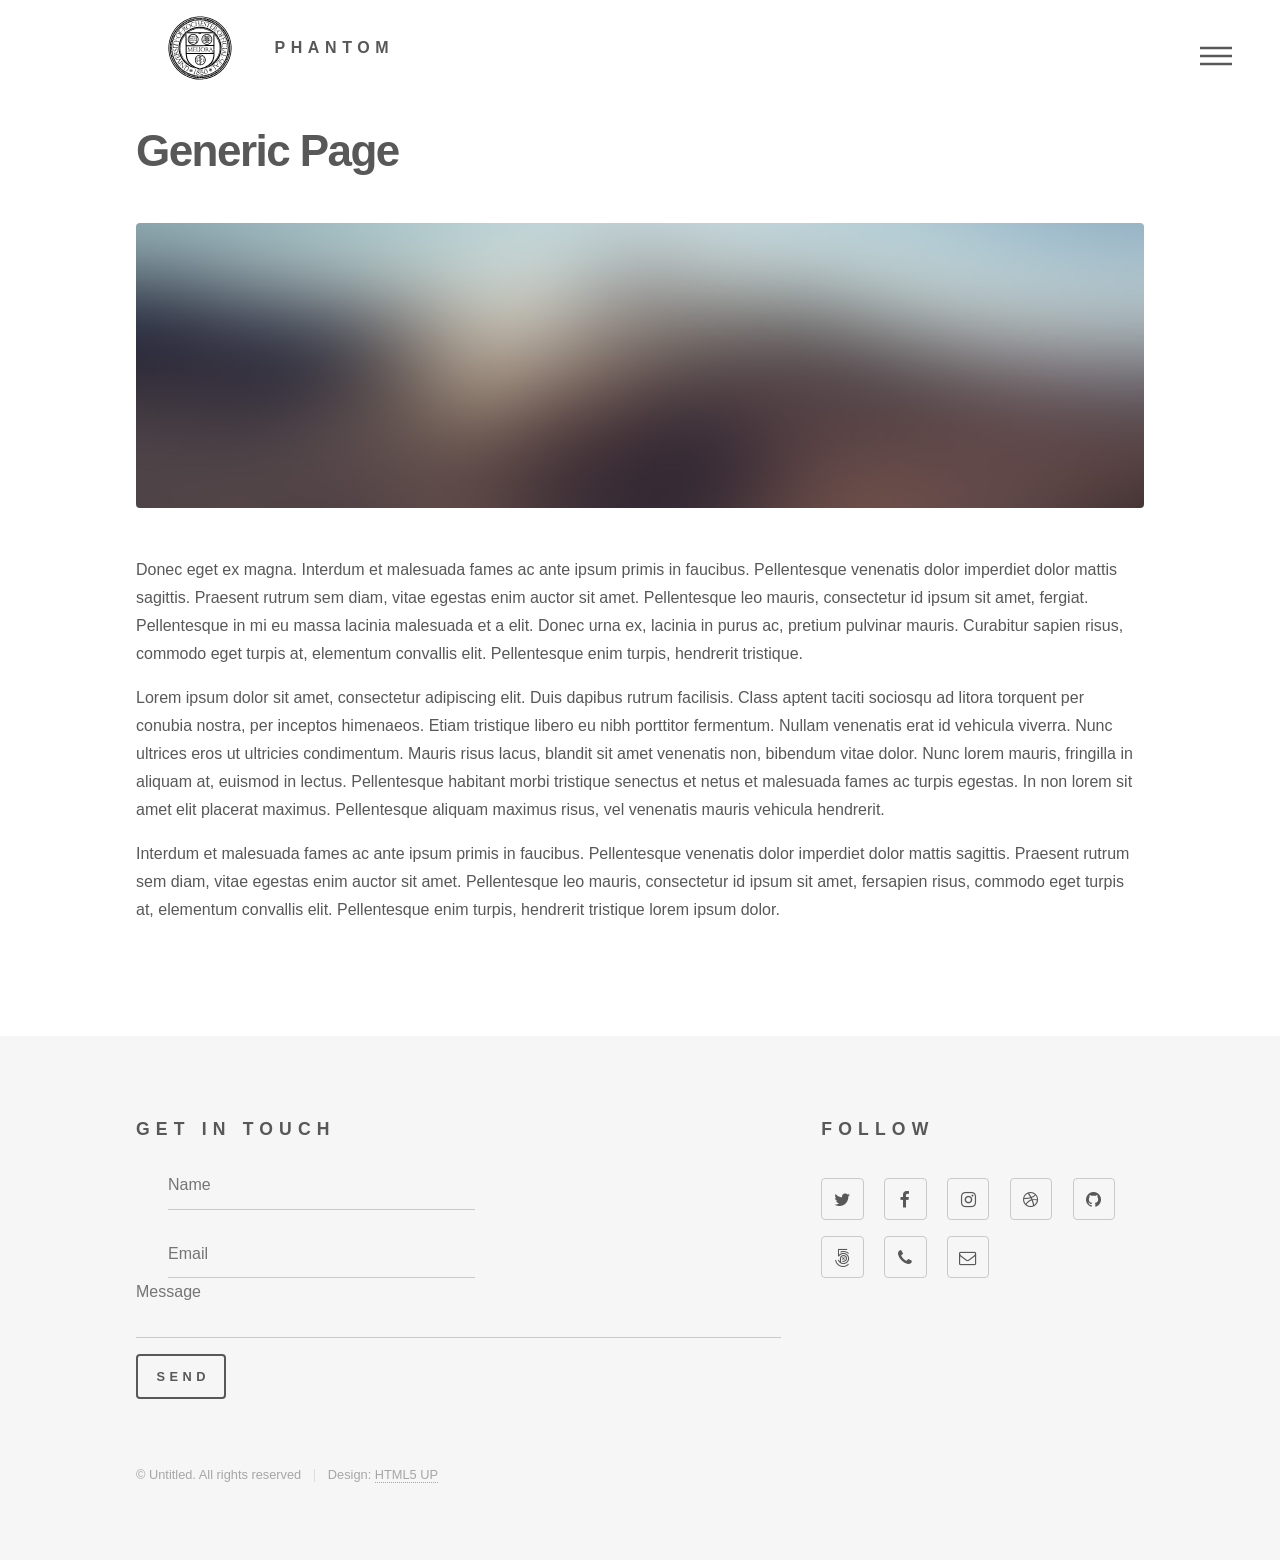
<file: generic.html>
<!DOCTYPE HTML>
<!--
	Phantom by HTML5 UP
	html5up.net | @ajlkn
	Free for personal and commercial use under the CCA 3.0 license (html5up.net/license)
-->
<html>
	<head>
		<title>Generic - Phantom by HTML5 UP</title>
		<meta charset="utf-8" />
		<meta name="viewport" content="width=device-width, initial-scale=1, user-scalable=no" />
		<link rel="stylesheet" href="assets/css/main.css" />
		<noscript><link rel="stylesheet" href="assets/css/noscript.css" /></noscript>
	</head>
	<body class="is-preload">
		<!-- Wrapper -->
			<div id="wrapper">

				<!-- Header -->
					<header id="header">
						<div class="inner">

							<!-- Logo -->
								<a href="index.html" class="logo">
									<span class="symbol"><img src="images/urseal.svg" alt="" /></span><span class="title">Phantom</span>
								</a>

							<!-- Nav -->
								<nav>
									<ul>
										<li><a href="#menu">Menu</a></li>
									</ul>
								</nav>

						</div>
					</header>

				<!-- Menu -->
					<nav id="menu">
						<h2>Menu</h2>
						<ul>
							<li><a href="index.html">Home</a></li>
							<li><a href="generic.html">Ipsum veroeros</a></li>
							<li><a href="generic.html">Tempus etiam</a></li>
							<li><a href="generic.html">Consequat dolor</a></li>
							<li><a href="elements.html">Elements</a></li>
						</ul>
					</nav>

				<!-- Main -->
					<div id="main">
						<div class="inner">
							<h1>Generic Page</h1>
							<span class="image main"><img src="images/pic13.jpg" alt="" /></span>
							<p>Donec eget ex magna. Interdum et malesuada fames ac ante ipsum primis in faucibus. Pellentesque venenatis dolor imperdiet dolor mattis sagittis. Praesent rutrum sem diam, vitae egestas enim auctor sit amet. Pellentesque leo mauris, consectetur id ipsum sit amet, fergiat. Pellentesque in mi eu massa lacinia malesuada et a elit. Donec urna ex, lacinia in purus ac, pretium pulvinar mauris. Curabitur sapien risus, commodo eget turpis at, elementum convallis elit. Pellentesque enim turpis, hendrerit tristique.</p>
							<p>Lorem ipsum dolor sit amet, consectetur adipiscing elit. Duis dapibus rutrum facilisis. Class aptent taciti sociosqu ad litora torquent per conubia nostra, per inceptos himenaeos. Etiam tristique libero eu nibh porttitor fermentum. Nullam venenatis erat id vehicula viverra. Nunc ultrices eros ut ultricies condimentum. Mauris risus lacus, blandit sit amet venenatis non, bibendum vitae dolor. Nunc lorem mauris, fringilla in aliquam at, euismod in lectus. Pellentesque habitant morbi tristique senectus et netus et malesuada fames ac turpis egestas. In non lorem sit amet elit placerat maximus. Pellentesque aliquam maximus risus, vel venenatis mauris vehicula hendrerit.</p>
							<p>Interdum et malesuada fames ac ante ipsum primis in faucibus. Pellentesque venenatis dolor imperdiet dolor mattis sagittis. Praesent rutrum sem diam, vitae egestas enim auctor sit amet. Pellentesque leo mauris, consectetur id ipsum sit amet, fersapien risus, commodo eget turpis at, elementum convallis elit. Pellentesque enim turpis, hendrerit tristique lorem ipsum dolor.</p>
						</div>
					</div>

				<!-- Footer -->
					<footer id="footer">
						<div class="inner">
							<section>
								<h2>Get in touch</h2>
								<form method="post" action="#">
									<div class="fields">
										<div class="field half">
											<input type="text" name="name" id="name" placeholder="Name" />
										</div>
										<div class="field half">
											<input type="email" name="email" id="email" placeholder="Email" />
										</div>
										<div class="field">
											<textarea name="message" id="message" placeholder="Message"></textarea>
										</div>
									</div>
									<ul class="actions">
										<li><input type="submit" value="Send" class="primary" /></li>
									</ul>
								</form>
							</section>
							<section>
								<h2>Follow</h2>
								<ul class="icons">
									<li><a href="#" class="icon style2 fa-twitter"><span class="label">Twitter</span></a></li>
									<li><a href="#" class="icon style2 fa-facebook"><span class="label">Facebook</span></a></li>
									<li><a href="#" class="icon style2 fa-instagram"><span class="label">Instagram</span></a></li>
									<li><a href="#" class="icon style2 fa-dribbble"><span class="label">Dribbble</span></a></li>
									<li><a href="#" class="icon style2 fa-github"><span class="label">GitHub</span></a></li>
									<li><a href="#" class="icon style2 fa-500px"><span class="label">500px</span></a></li>
									<li><a href="#" class="icon style2 fa-phone"><span class="label">Phone</span></a></li>
									<li><a href="#" class="icon style2 fa-envelope-o"><span class="label">Email</span></a></li>
								</ul>
							</section>
							<ul class="copyright">
								<li>&copy; Untitled. All rights reserved</li><li>Design: <a href="http://html5up.net">HTML5 UP</a></li>
							</ul>
						</div>
					</footer>

			</div>

		<!-- Scripts -->
			<script src="assets/js/jquery.min.js"></script>
			<script src="assets/js/browser.min.js"></script>
			<script src="assets/js/breakpoints.min.js"></script>
			<script src="assets/js/util.js"></script>
			<script src="assets/js/main.js"></script>

	</body>
</html>
</file>
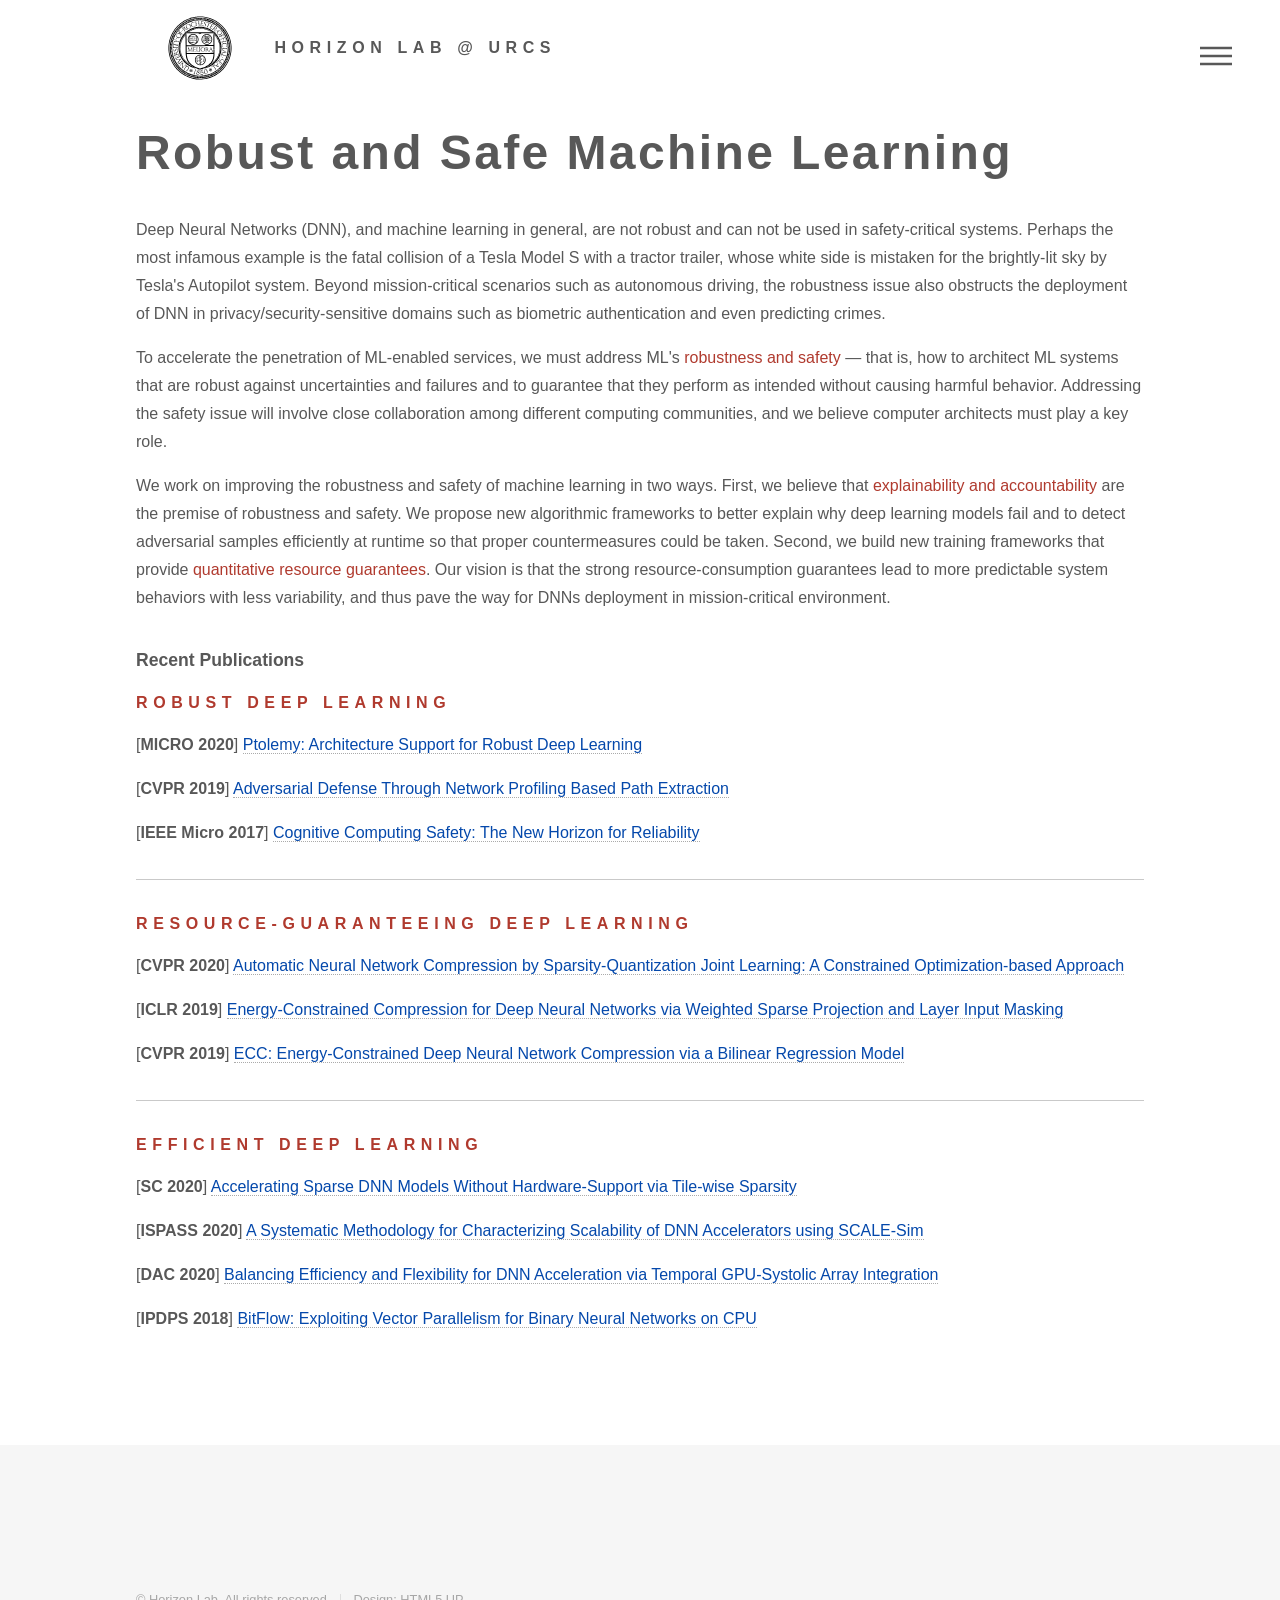
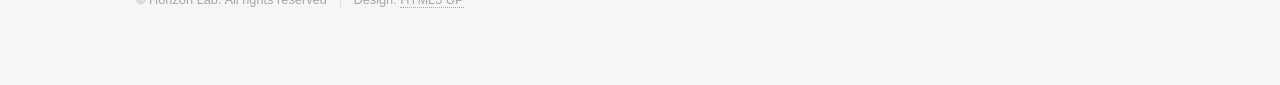
<file: ml.html>
<!DOCTYPE HTML>
<!--
	Phantom by HTML5 UP
	html5up.net | @ajlkn
	Free for personal and commercial use under the CCA 3.0 license (html5up.net/license)
-->
<html>
	<head>
		<title>Horizon Lab @ URCS</title>
		<meta charset="utf-8" />
		<meta name="viewport" content="width=device-width, initial-scale=1, user-scalable=no" />
		<link rel="stylesheet" href="assets/css/main.css" />
        <link rel="icon" href="favicon.ico" />
		<noscript><link rel="stylesheet" href="assets/css/noscript.css" /></noscript>
	</head>
	<body class="is-preload">
		<!-- Wrapper -->
			<div id="wrapper">

				<!-- Header -->
					<header id="header">
						<div class="inner">

							<!-- Logo -->
								<a href="index.html" class="logo">
									<span class="symbol"><img src="images/urseal.svg" alt="" /></span><span class="head">Horizon Lab @ URCS</span>
								</a>

                            <!-- Nav -->
								<nav>
									<ul>
										<li><a href="#menu">Menu</a></li>
									</ul>
								</nav>

                    <!-- Menu -->
					<nav id="menu">
						<h2>Menu</h2>
						<ul id="list">
						    <li><a href="index.html">Home</a></li>
						    <li><a href="people.html">People</a></li>
						    <li><a href="index.html#proj">Projects</a></li>
						    <li><a href="pubs.html">Publications</a></li>
						    <li><a href="artifacts.html">Artifacts</a></li>
						    <li><a href="teach.html">Courses & Outreach</a></li>
						</ul>
					</nav>

						</div>
					</header>

				<!-- Main -->
					<div id="main">
						<div class="inner">
							<header>
								<h1 class="title">Robust and Safe Machine Learning</h1>
								<div class="midbmargin">
                                  <p>Deep Neural Networks (DNN), and machine learning in general, are not robust and can not be used in safety-critical systems. Perhaps the most infamous example is the fatal collision of a Tesla Model S with a tractor trailer, whose white side is mistaken for the brightly-lit sky by Tesla's Autopilot system. Beyond mission-critical scenarios such as autonomous driving, the robustness issue also obstructs the deployment of DNN in privacy/security-sensitive domains such as biometric authentication and even predicting crimes.</p>
                                  <p>To accelerate the penetration of ML-enabled services, we must address ML's <span class="em">robustness and safety</span> — that is, how to architect ML systems that are robust against uncertainties and failures and to guarantee that they perform as intended without causing harmful behavior. Addressing the safety issue will involve close collaboration among different computing communities, and we believe computer architects must play a key role.</p>
                                  <p>We work on improving the robustness and safety of machine learning in two ways. First, we believe that <span class="em">explainability and accountability </span>are the premise of robustness and safety. We propose new algorithmic frameworks to better explain why deep learning models fail and to detect adversarial samples efficiently at runtime so that proper countermeasures could be taken. Second, we build new training frameworks that provide <span class="em">quantitative resource guarantees</span>. Our vision is that the strong resource-consumption guarantees lead to more predictable system behaviors with less variability, and thus pave the way for DNNs deployment in mission-critical environment.</p>
                                </div>
								<h2 class="courses">Recent Publications</h2>
								<h3><span class="em">Robust Deep Learning</span></h3>
                                <div class="smallbmargin">
                                    [<span class="confname">MICRO 2020</span>] <a class="paperlink" href="pubs/micro20-ptolemy.pdf">Ptolemy: Architecture Support for Robust Deep Learning</a><br>
                                </div>
                                <div class="smallbmargin">
                                    [<span class="confname">CVPR 2019</span>] <a class="paperlink" href="https://openaccess.thecvf.com/content_CVPR_2019/papers/Qiu_Adversarial_Defense_Through_Network_Profiling_Based_Path_Extraction_CVPR_2019_paper.pdf">Adversarial Defense Through Network Profiling Based Path Extraction</a><br>
                                </div>
                                <div class="smallbmargin">
                                    [<span class="confname">IEEE Micro 2017</span>] <a class="paperlink" href="pubs/ieeemicro17.pdf">Cognitive Computing Safety: The New Horizon for Reliability</a><br>
                                </div>
                                <hr>
								<h3><span class="em">Resource-Guaranteeing Deep Learning</span></h3>
                                <div class="smallbmargin">
                                    [<span class="confname">CVPR 2020</span>] <a class="paperlink" href="https://openaccess.thecvf.com/content_CVPR_2020/papers/Yang_Automatic_Neural_Network_Compression_by_Sparsity-Quantization_Joint_Learning_A_Constrained_CVPR_2020_paper.pdf">Automatic Neural Network Compression by Sparsity-Quantization Joint Learning: A Constrained Optimization-based Approach</a><br>
                                </div>
                                <div class="smallbmargin">
                                    [<span class="confname">ICLR 2019</span>] <a class="paperlink" href="https://openreview.net/forum?id=BylBr3C9K7">Energy-Constrained Compression for Deep Neural Networks via Weighted Sparse Projection and Layer Input Masking</a><br>
                                </div>
                                <div class="smallbmargin">
                                    [<span class="confname">CVPR 2019</span>] <a class="paperlink" href="http://openaccess.thecvf.com/content_CVPR_2019/papers/Yang_ECC_Platform-Independent_Energy-Constrained_Deep_Neural_Network_Compression_via_a_Bilinear_CVPR_2019_paper.pdf">ECC: Energy-Constrained Deep Neural Network Compression via a Bilinear Regression Model</a><br>
                                </div>
                                <hr>
								<h3><span class="em">Efficient Deep Learning</span></h3>
                                <div class="smallbmargin">
                                    [<span class="confname">SC 2020</span>] <a class="paperlink" href="pubs/sc20.odf">Accelerating Sparse DNN Models Without Hardware-Support via Tile-wise Sparsity</a><br>
                                </div>
                                <div class="smallbmargin">
                                    [<span class="confname">ISPASS 2020</span>] <a class="paperlink" href="pubs/ispass20.pdf">A Systematic Methodology for Characterizing Scalability of DNN Accelerators using SCALE-Sim</a><br>
                                </div>
                                <div class="smallbmargin">
                                    [<span class="confname">DAC 2020</span>] <a class="paperlink" href="https://arxiv.org/pdf/2002.08326.pdf">Balancing Efficiency and Flexibility for DNN Acceleration via Temporal GPU-Systolic Array Integration</a><br>
                                </div>
                                <div class="smallbmargin">
                                    [<span class="confname">IPDPS 2018</span>] <a class="paperlink" href="pubs/ipdps18.pdf">BitFlow: Exploiting Vector Parallelism for Binary Neural Networks on CPU</a><br>
                                </div>
						</div>
					</div>

				<!-- Footer -->
					<footer id="footer">
						<div class="inner">
							<!--<section>
								<h2>Follow</h2>
								<ul class="icons">
									<li><a href="#" class="icon style2 fa-twitter"><span class="label">Twitter</span></a></li>
									<li><a href="#" class="icon style2 fa-facebook"><span class="label">Facebook</span></a></li>
									<li><a href="#" class="icon style2 fa-instagram"><span class="label">Instagram</span></a></li>
									<li><a href="#" class="icon style2 fa-dribbble"><span class="label">Dribbble</span></a></li>
									<li><a href="#" class="icon style2 fa-github"><span class="label">GitHub</span></a></li>
									<li><a href="#" class="icon style2 fa-500px"><span class="label">500px</span></a></li>
									<li><a href="#" class="icon style2 fa-phone"><span class="label">Phone</span></a></li>
									<li><a href="#" class="icon style2 fa-envelope-o"><span class="label">Email</span></a></li>
								</ul>
							</section>-->
							<ul class="copyright">
								<li>&copy; Horizon Lab. All rights reserved</li><li>Design: <a href="http://html5up.net">HTML5 UP</a></li>
							</ul>
						</div>
					</footer>

			</div>

		<!-- Scripts -->
			<script src="assets/js/jquery.min.js"></script>
			<script src="assets/js/browser.min.js"></script>
			<script src="assets/js/breakpoints.min.js"></script>
			<script src="assets/js/util.js"></script>
			<script src="assets/js/main.js"></script>

	</body>
</html>
</file>
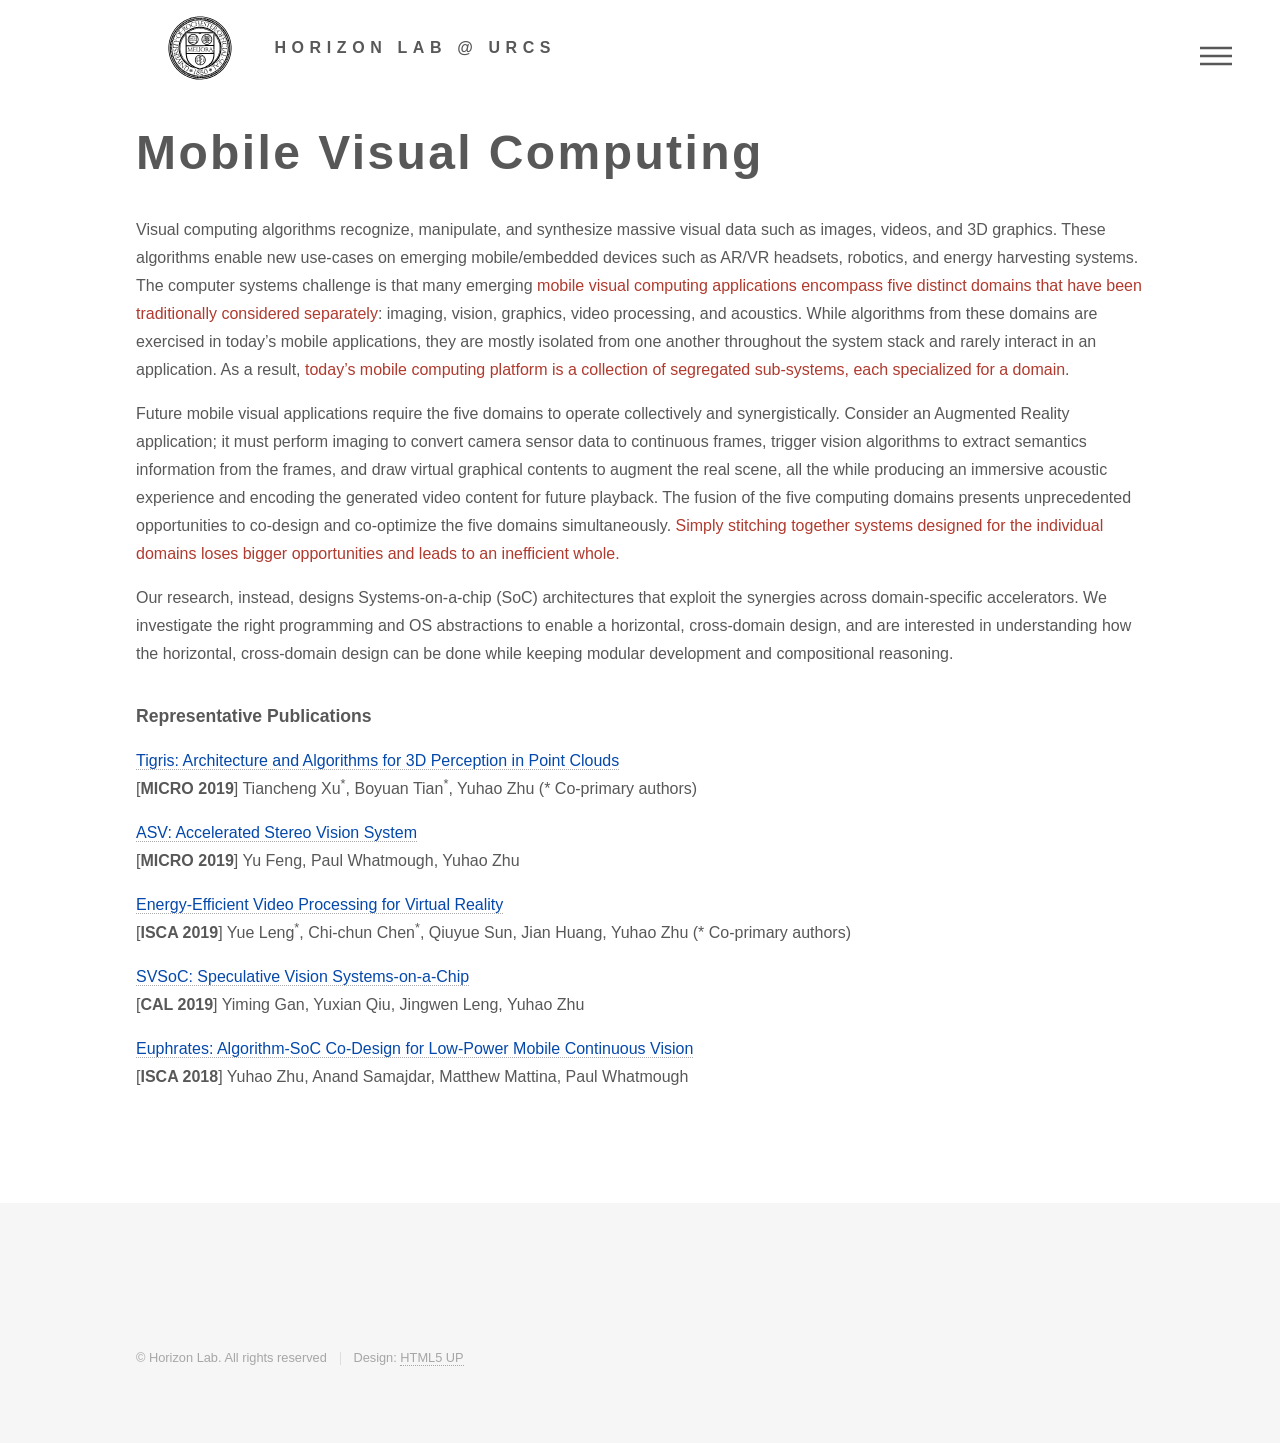
<file: mvc.html>
<!DOCTYPE HTML>
<!--
	Phantom by HTML5 UP
	html5up.net | @ajlkn
	Free for personal and commercial use under the CCA 3.0 license (html5up.net/license)
-->
<html>
	<head>
		<title>Horizon Lab @ URCS</title>
		<meta charset="utf-8" />
		<meta name="viewport" content="width=device-width, initial-scale=1, user-scalable=no" />
		<link rel="stylesheet" href="assets/css/main.css" />
		<noscript><link rel="stylesheet" href="assets/css/noscript.css" /></noscript>
	</head>
	<body class="is-preload">
		<!-- Wrapper -->
			<div id="wrapper">

				<!-- Header -->
					<header id="header">
						<div class="inner">

							<!-- Logo -->
								<a href="index.html" class="logo">
									<span class="symbol"><img src="images/urseal.svg" alt="" /></span><span class="head">Horizon Lab @ URCS</span>
								</a>

                            <!-- Nav -->
								<nav>
									<ul>
										<li><a href="#menu">Menu</a></li>
									</ul>
								</nav>

                    <!-- Menu -->
					<nav id="menu">
						<h2>Menu</h2>
						<ul id="list">
						    <li><a href="index.html">Home</a></li>
						    <li><a href="people.html">People</a></li>
						    <li><a href="#proj">Projects</a></li>
						    <li><a href="pubs.html">Publications</a></li>
						    <li><a href="artifacts.html">Artifacts</a></li>
						    <li><a href="teach.html">Courses & Outreach</a></li>
						</ul>
					</nav>

						</div>
					</header>

				<!-- Main -->
					<div id="main">
						<div class="inner">
							<header>
								<h1 class="title">Mobile Visual Computing</h1>
								<div class="midbmargin">
                                  <p>Visual computing algorithms recognize, manipulate, and synthesize massive visual data such as images, videos, and 3D graphics. These algorithms enable new use-cases on emerging mobile/embedded devices such as AR/VR headsets, robotics, and energy harvesting systems. The computer systems challenge is that many emerging <span class="em">mobile visual computing applications encompass five distinct domains that have been traditionally considered separately</span>: imaging, vision, graphics, video processing, and acoustics. While algorithms from these domains are exercised in today’s mobile applications, they are mostly isolated from one another throughout the system stack and rarely interact in an application. As a result, <span class="em">today’s mobile computing platform is a collection of segregated sub-systems, each specialized for a domain</span>.</p>
<p>Future mobile visual applications require the five domains to operate collectively and synergistically. Consider an Augmented Reality application; it must perform imaging to convert camera sensor data to continuous frames, trigger vision algorithms to extract semantics information from the frames, and draw virtual graphical contents to augment the real scene, all the while producing an immersive acoustic experience and encoding the generated video content for future playback. The fusion of the five computing domains presents unprecedented opportunities to co-design and co-optimize the five domains simultaneously. <span class="em">Simply stitching together systems designed for the individual domains loses bigger opportunities and leads to an inefficient whole.</span></p>
<p>Our research, instead, designs Systems-on-a-chip (SoC) architectures that exploit the synergies across domain-specific accelerators. We investigate the right programming and OS abstractions to enable a horizontal, cross-domain design, and are interested in understanding how the horizontal, cross-domain design can be done while keeping modular development and compositional reasoning.</p>
                                </div>
								<h2 class="courses">Representative Publications</h2>
                                <div class="smallbmargin">
                                    <a class="paperlink" href="pubs/micro19-tigris.pdf">Tigris: Architecture and Algorithms for 3D Perception in Point Clouds</a><br>
                                    [<span class="confname">MICRO 2019</span>] Tiancheng Xu<sup>&#42;</sup>, Boyuan Tian<sup>&#42;</sup>, Yuhao Zhu (&#42; Co-primary authors)<br>
                                </div>
                                <div class="smallbmargin">
                                    <a class="paperlink" href="pubs/micro19-asv.pdf">ASV: Accelerated Stereo Vision System</a><br>
                                    [<span class="confname">MICRO 2019</span>] Yu Feng, Paul Whatmough, Yuhao Zhu<br>
                                </div>
                                <div class="smallbmargin">
                                    <a class="paperlink" href="pubs/isca19-evr.pdf">Energy-Efficient Video Processing for Virtual Reality</a><br>
                                    [<span class="confname">ISCA 2019</span>] Yue Leng<sup>&#42;</sup>, Chi-chun Chen<sup>&#42;</sup>, Qiuyue Sun, Jian Huang, Yuhao Zhu (&#42; Co-primary authors)<br>
                                </div>
                                <div class="smallbmargin">
                                    <a class="paperlink" href="pubs/cal19.pdf">SVSoC: Speculative Vision Systems-on-a-Chip</a><br>
                                    [<span class="confname">CAL 2019</span>] Yiming Gan, Yuxian Qiu, Jingwen Leng, Yuhao Zhu<br>
                                </div>
                                <div class="smallbmargin">
                                    <a class="paperlink" href="pubs/isca18.pdf">Euphrates: Algorithm-SoC Co-Design for Low-Power Mobile Continuous Vision</a><br>
                                    [<span class="confname">ISCA 2018</span>] Yuhao Zhu, Anand Samajdar, Matthew Mattina, Paul Whatmough<br>
                                </div>
						</div>
					</div>

				<!-- Footer -->
					<footer id="footer">
						<div class="inner">
							<!--<section>
								<h2>Follow</h2>
								<ul class="icons">
									<li><a href="#" class="icon style2 fa-twitter"><span class="label">Twitter</span></a></li>
									<li><a href="#" class="icon style2 fa-facebook"><span class="label">Facebook</span></a></li>
									<li><a href="#" class="icon style2 fa-instagram"><span class="label">Instagram</span></a></li>
									<li><a href="#" class="icon style2 fa-dribbble"><span class="label">Dribbble</span></a></li>
									<li><a href="#" class="icon style2 fa-github"><span class="label">GitHub</span></a></li>
									<li><a href="#" class="icon style2 fa-500px"><span class="label">500px</span></a></li>
									<li><a href="#" class="icon style2 fa-phone"><span class="label">Phone</span></a></li>
									<li><a href="#" class="icon style2 fa-envelope-o"><span class="label">Email</span></a></li>
								</ul>
							</section>-->
							<ul class="copyright">
								<li>&copy; Horizon Lab. All rights reserved</li><li>Design: <a href="http://html5up.net">HTML5 UP</a></li>
							</ul>
						</div>
					</footer>

			</div>

		<!-- Scripts -->
			<script src="assets/js/jquery.min.js"></script>
			<script src="assets/js/browser.min.js"></script>
			<script src="assets/js/breakpoints.min.js"></script>
			<script src="assets/js/util.js"></script>
			<script src="assets/js/main.js"></script>

	</body>
</html>
</file>
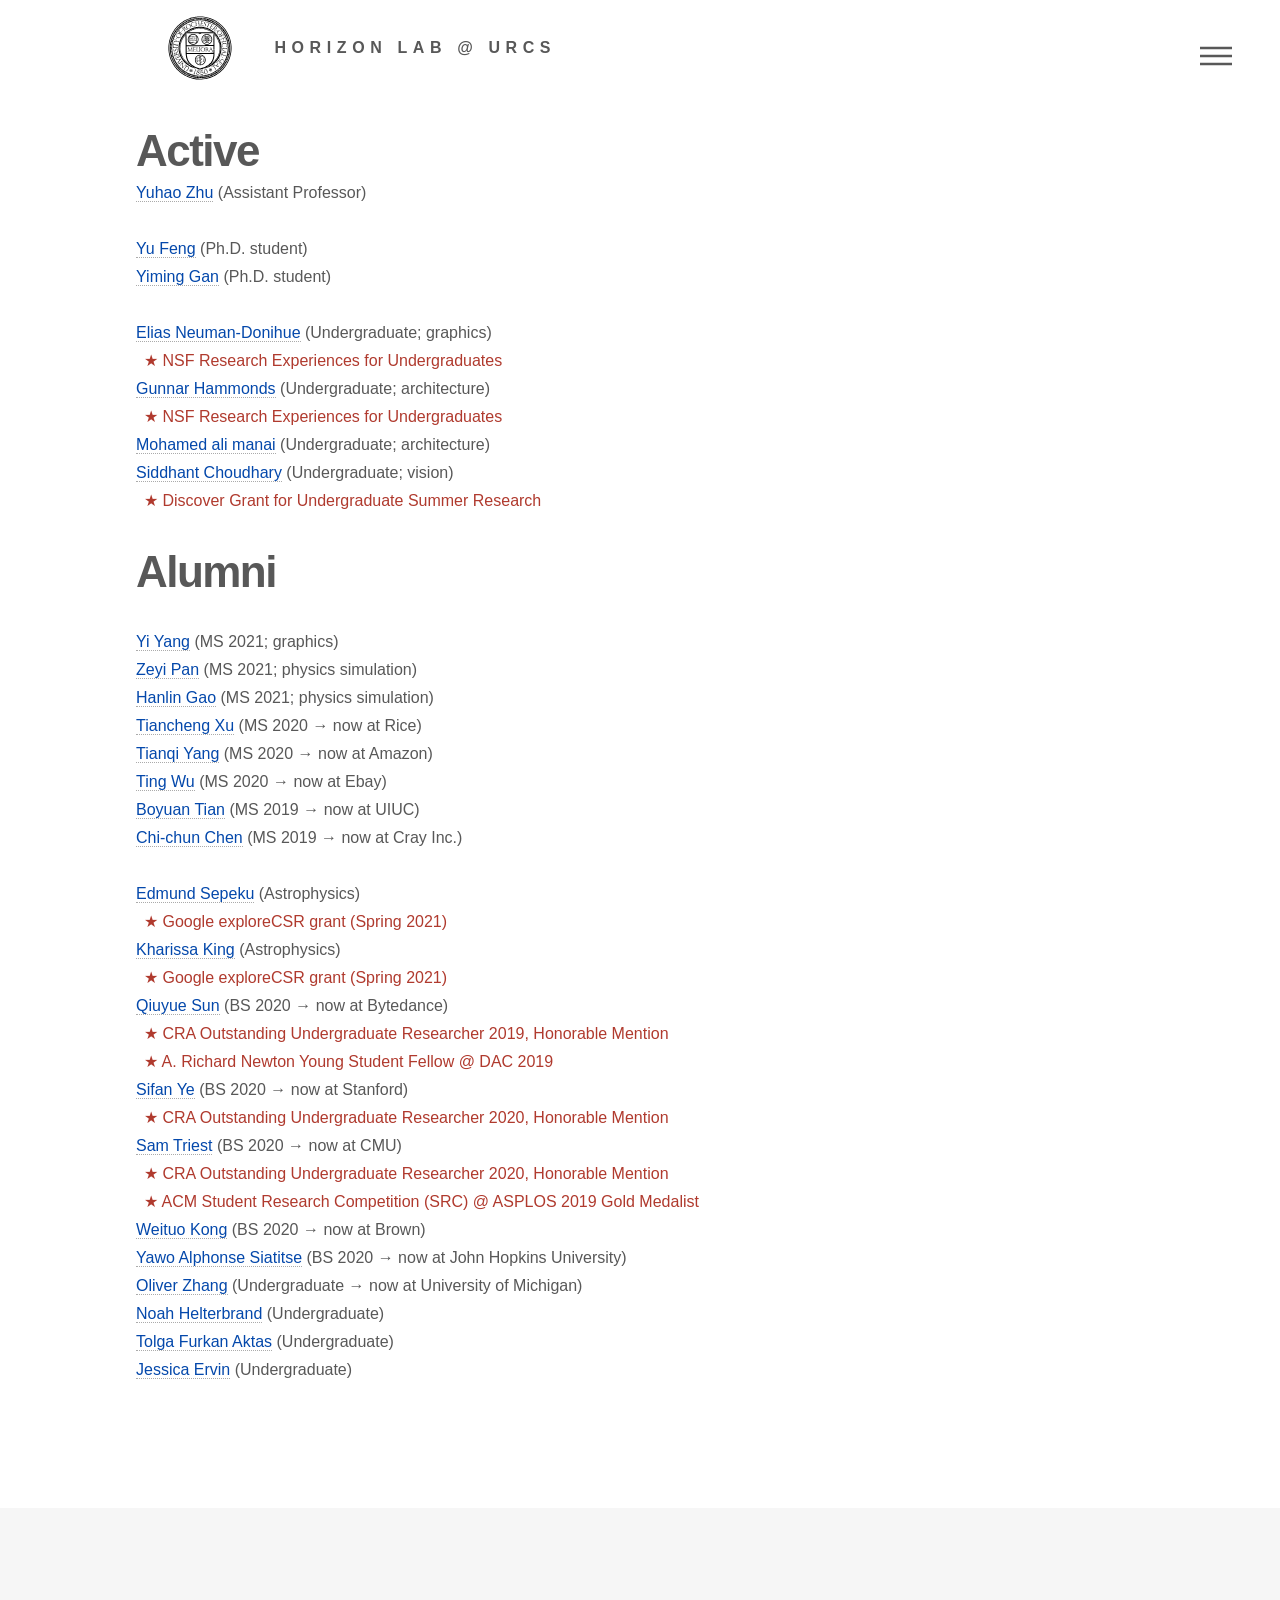
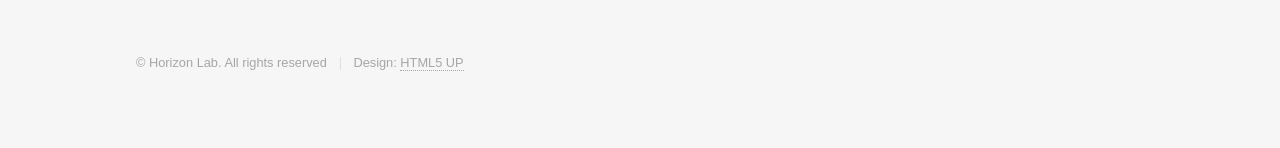
<file: people.html>
<!DOCTYPE HTML>
<!--
	Phantom by HTML5 UP
	html5up.net | @ajlkn
	Free for personal and commercial use under the CCA 3.0 license (html5up.net/license)
-->
<html>
	<head>
		<title>People</title>
		<meta charset="utf-8" />
		<meta name="viewport" content="width=device-width, initial-scale=1, user-scalable=no" />
		<link rel="stylesheet" href="assets/css/main.css" />
        <link rel="icon" href="favicon.ico" />
		<noscript><link rel="stylesheet" href="assets/css/noscript.css" /></noscript>
	</head>
	<body class="is-preload">
		<!-- Wrapper -->
			<div id="wrapper">

				<!-- Header -->
					<header id="header">
						<div class="inner">

							<!-- Logo -->
								<a href="index.html" class="logo">
									<span class="symbol"><img src="images/urseal.svg" alt="" /></span><span class="head">Horizon Lab @ URCS</span>
								</a>

							<!-- Nav -->
								<nav>
									<ul>
										<li><a href="#menu">Menu</a></li>
									</ul>
								</nav>

						</div>
					</header>

				<!-- Menu -->
					<nav id="menu">
						<h2>Menu</h2>
						<ul id="list">
						    <li><a href="index.html">Home</a></li>
						    <li><a href="people.html">People</a></li>
						    <li><a href="index.html#proj">Projects</a></li>
						    <li><a href="pubs.html">Publications</a></li>
						    <li><a href="artifacts.html">Artifacts</a></li>
						    <li><a href="teach.html">Courses & Outreach</a></li>
						</ul>
					</nav>

				<!-- Main -->
					<div id="main">
						<div class="inner">
							<h1 class="firstteach">Active</h1>
                            <div>
                              <div><a href="http://yuhaozhu.com">Yuhao Zhu</a> (Assistant Professor)</div>
                              <div style="clear: both;">&nbsp;</div>
                            </div>
                            
                            <div>
                              <div><a href="https://www.cs.rochester.edu/u/yfeng28/">Yu Feng</a> (Ph.D. student)</div>
                              <div><a href="https://www.cs.rochester.edu/u/ygan10/">Yiming Gan</a> (Ph.D. student)</div>
                              <div style="clear: both;">&nbsp;</div>
                            </div>
                            <div>
							  <div><a href="">Elias Neuman-Donihue</a> (Undergraduate; graphics)</div>
                              <ul class="award"><li class="award">&#9733; NSF Research Experiences for Undergraduates</li><li class="award"></li></ul>
                              <div><a href="">Gunnar Hammonds</a> (Undergraduate; architecture)</div>
                              <ul class="award"><li class="award">&#9733; NSF Research Experiences for Undergraduates</li><li class="award"></li></ul>
                              <div><a href="">Mohamed ali manai</a> (Undergraduate; architecture)</div>
                              <div><a href="">Siddhant Choudhary</a> (Undergraduate; vision)</div>
                              <ul class="award"><li class="award">&#9733; Discover Grant for Undergraduate Summer Research</li><li class="award"></li></ul>
                              <div style="clear: both;">&nbsp;</div>
                            </div>
							<h1 class="firstteach">Alumni</h1>
                            <div>
                              <div>
                                <div style="clear: both;">&nbsp;</div>
                                <div><a href="">Yi Yang</a> (MS 2021; graphics)</div>
                                <div><a href="">Zeyi Pan</a> (MS 2021; physics simulation)</div>
                                <div><a href="">Hanlin Gao</a> (MS 2021; physics simulation)</div>
                                <div><a href="https://tcxxxx.github.io/">Tiancheng Xu</a> (MS 2020 &#8594; now at Rice)</div>
                                <div><a href="">Tianqi Yang</a> (MS 2020 &#8594; now at Amazon)</div>
                                <div><a href="">Ting Wu</a> (MS 2020 &#8594; now at Ebay)</div>
                                <div><a href="">Boyuan Tian</a> (MS 2019 &#8594; now at UIUC)</div>
                                <div><a href="https://www.linkedin.com/in/chichunchen/">Chi-chun Chen</a> (MS 2019 &#8594; now at Cray Inc.)</div>
                                <div style="clear: both;">&nbsp;</div>
                              </div>
                              <div>
                                <div><a href="">Edmund Sepeku</a> (Astrophysics)</div>
                                <ul class="award"><li class="award">&#9733; Google exploreCSR grant (Spring 2021)</li><li class="award"></li></ul>
                                <div><a href="">Kharissa King</a> (Astrophysics)</div>
                                <ul class="award"><li class="award">&#9733; Google exploreCSR grant (Spring 2021)</li><li class="award"></li></ul>
                                <div><a href="">Qiuyue Sun</a> (BS 2020 &#8594; now at Bytedance)</div>
                                <ul class="award"><li class="award">&#9733; CRA Outstanding Undergraduate Researcher 2019, Honorable Mention</li><li class="award">&#9733; A. Richard Newton Young Student Fellow @ DAC 2019</li></ul>

                                <div><a href="https://www.linkedin.com/in/sifanye/">Sifan Ye</a> (BS 2020 &#8594; now at Stanford)</div>
                                <ul class="award"><li class="award">&#9733; CRA Outstanding Undergraduate Researcher 2020, Honorable Mention</li><li class="award"></li></ul>

                                <div><a href="https://striest.github.io/">Sam Triest</a> (BS 2020 &#8594; now at CMU)</div>
                                <ul class="award"><li class="award">&#9733; CRA Outstanding Undergraduate Researcher 2020, Honorable Mention</li><li class="award"></li><li class="award">&#9733; ACM Student Research Competition (SRC) @ ASPLOS 2019 Gold Medalist</li></ul>

                                <div><a href="">Weituo Kong</a> (BS 2020 &#8594; now at Brown)</div>
                                <div><a href="">Yawo Alphonse Siatitse</a> (BS 2020 &#8594; now at John Hopkins University)</div>

                                <div><a href="">Oliver Zhang</a> (Undergraduate &#8594; now at University of Michigan)</div>
                                <div><a href="">Noah Helterbrand</a> (Undergraduate)</div>
                                <div><a href="">Tolga Furkan Aktas</a> (Undergraduate)</div>
                                <div><a href="">Jessica Ervin</a> (Undergraduate)</div>
                                <div style="clear: both;">&nbsp;</div>
                              </div>
                            </div>
						</div>
					</div>

				<!-- Footer -->
					<footer id="footer">
						<div class="inner">
							<!--<section>
								<h2>Follow</h2>
								<ul class="icons">
									<li><a href="#" class="icon style2 fa-twitter"><span class="label">Twitter</span></a></li>
									<li><a href="#" class="icon style2 fa-facebook"><span class="label">Facebook</span></a></li>
									<li><a href="#" class="icon style2 fa-instagram"><span class="label">Instagram</span></a></li>
									<li><a href="#" class="icon style2 fa-dribbble"><span class="label">Dribbble</span></a></li>
									<li><a href="#" class="icon style2 fa-github"><span class="label">GitHub</span></a></li>
									<li><a href="#" class="icon style2 fa-500px"><span class="label">500px</span></a></li>
									<li><a href="#" class="icon style2 fa-phone"><span class="label">Phone</span></a></li>
									<li><a href="#" class="icon style2 fa-envelope-o"><span class="label">Email</span></a></li>
								</ul>
							</section>-->
							<ul class="copyright">
								<li>&copy; Horizon Lab. All rights reserved</li><li>Design: <a href="http://html5up.net">HTML5 UP</a></li>
							</ul>
						</div>
					</footer>

			</div>

		<!-- Scripts -->
			<script src="assets/js/jquery.min.js"></script>
			<script src="assets/js/browser.min.js"></script>
			<script src="assets/js/breakpoints.min.js"></script>
			<script src="assets/js/util.js"></script>
			<script src="assets/js/main.js"></script>

	</body>
</html>
</file>
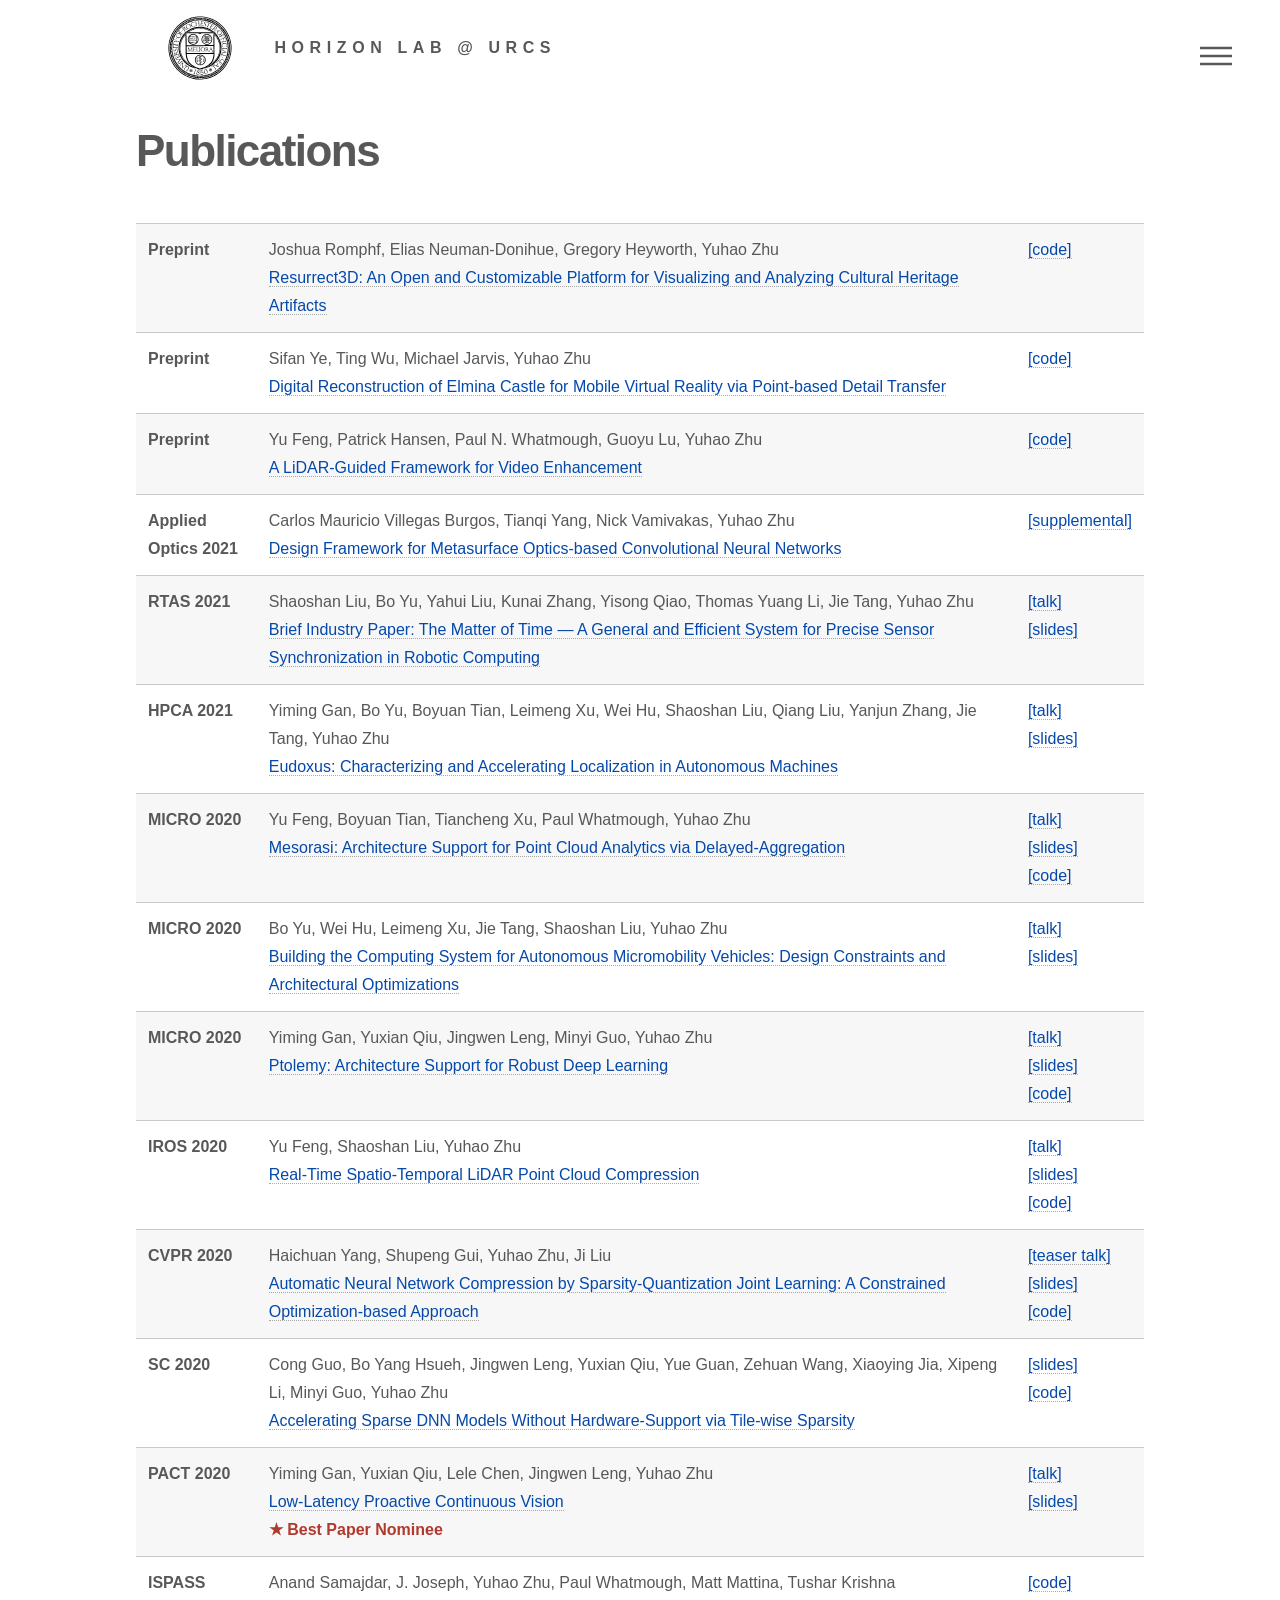
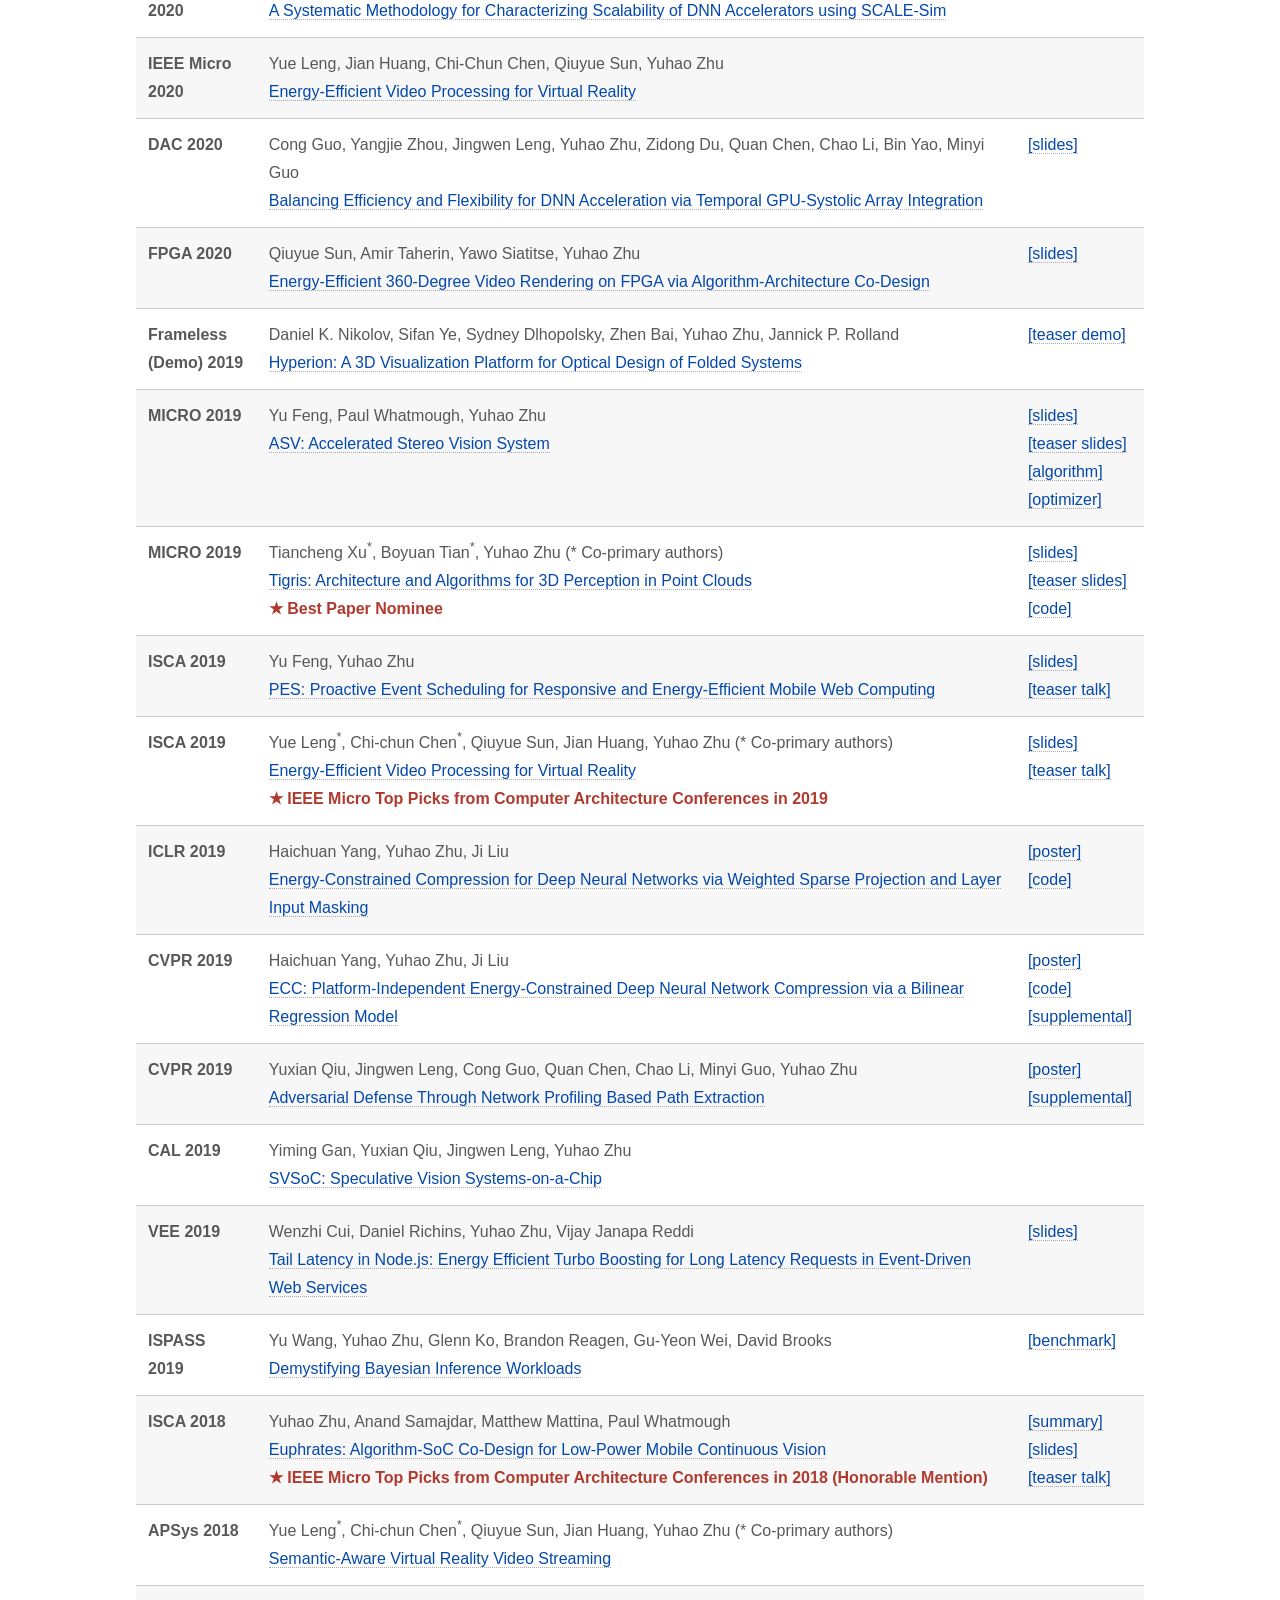
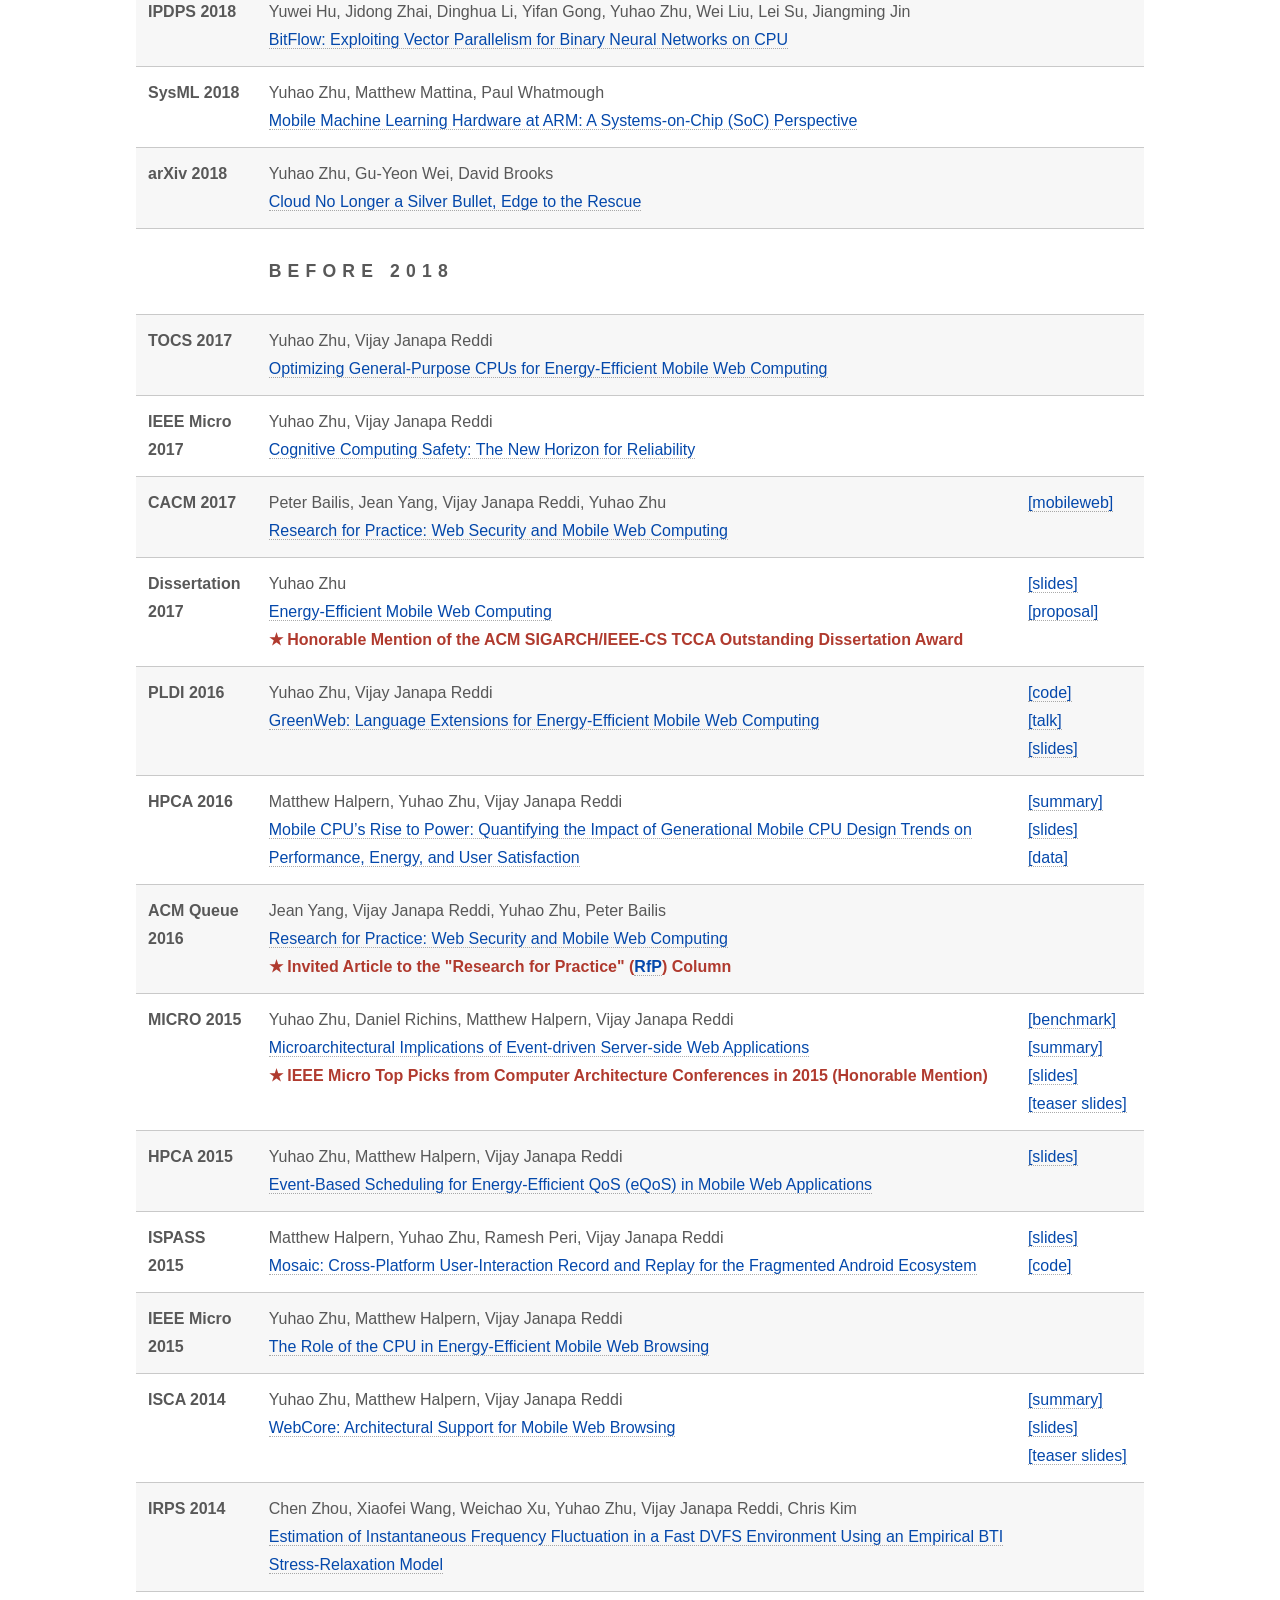
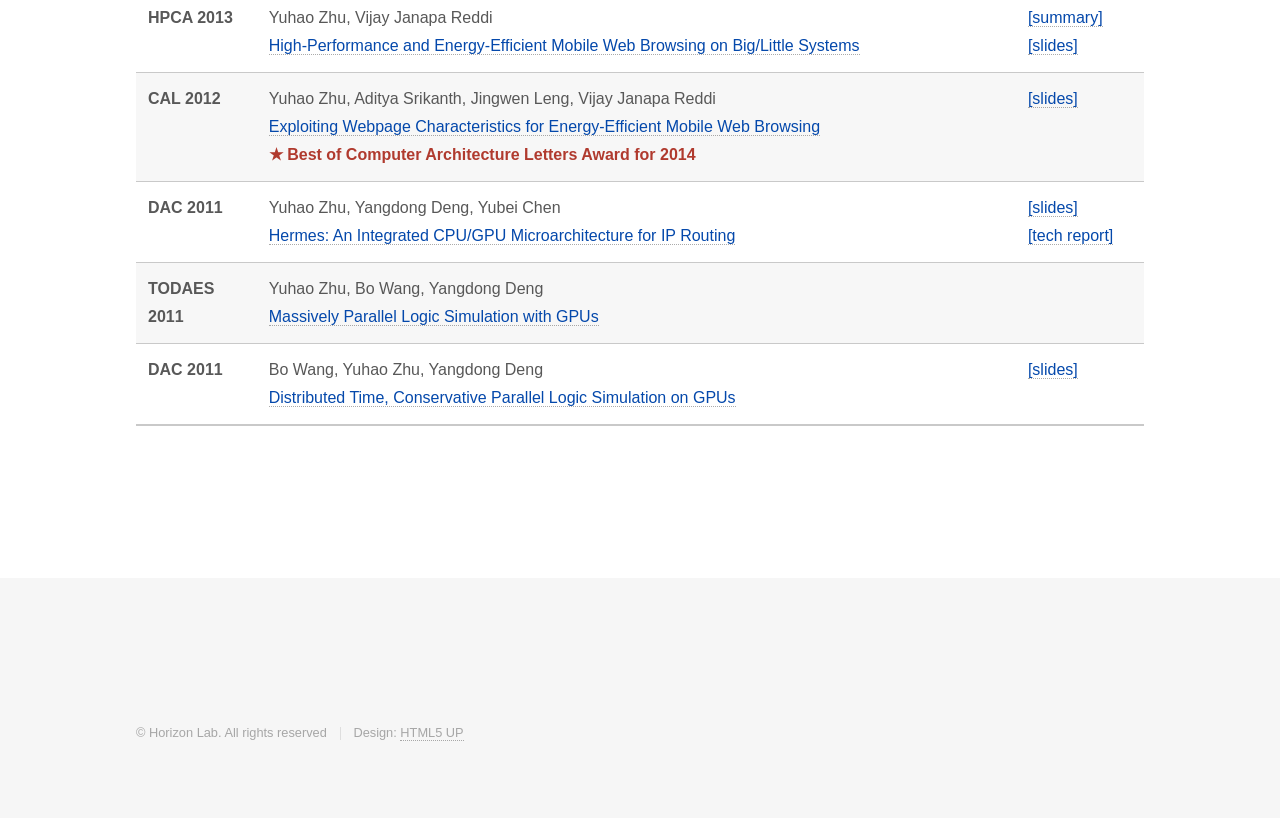
<file: pubs.html>
<!DOCTYPE HTML>
<!--
	Phantom by HTML5 UP
	html5up.net | @ajlkn
	Free for personal and commercial use under the CCA 3.0 license (html5up.net/license)
-->
<html>
	<head>
		<title>Publications</title>
		<meta charset="utf-8" />
		<meta name="viewport" content="width=device-width, initial-scale=1, user-scalable=no" />
		<link rel="stylesheet" href="assets/css/main.css" />
        <link rel="icon" href="favicon.ico" />
		<noscript><link rel="stylesheet" href="assets/css/noscript.css" /></noscript>
	</head>
	<body class="is-preload">
		<!-- Wrapper -->
			<div id="wrapper">

				<!-- Header -->
					<header id="header">
						<div class="inner">

							<!-- Logo -->
								<a href="index.html" class="logo">
									<span class="symbol"><img src="images/urseal.svg" alt="" /></span><span class="head">Horizon Lab @ URCS</span>
								</a>

							<!-- Nav -->
								<nav>
									<ul>
										<li><a href="#menu">Menu</a></li>
									</ul>
								</nav>

						</div>
					</header>

				<!-- Menu -->
					<nav id="menu">
						<h2>Menu</h2>
						<ul id="list">
						    <li><a href="index.html">Home</a></li>
						    <li><a href="people.html">People</a></li>
						    <li><a href="index.html#proj">Projects</a></li>
						    <li><a href="pubs.html">Publications</a></li>
						    <li><a href="artifacts.html">Artifacts</a></li>
						    <li><a href="teach.html">Courses & Outreach</a></li>
						</ul>
					</nav>

				<!-- Main -->
					<div id="main">
						<div class="inner">
							<h1>Publications</h1>
							<div class="table-wrapper" id="pubs">
								<table>
                                    <colgroup>
                                        <col span="1" style="width: 12%;">
                                        <col span="1" style="width: 78%;">
                                        <col span="1" style="width: 10%;">
                                     </colgroup>
									<tbody>
										<tr>
											<td><span class="confname">Preprint</span></td>
                                            <td>
                                              Joshua Romphf, Elias Neuman-Donihue, Gregory Heyworth, Yuhao Zhu<br>
                                              <a class="paperlink" href="https://arxiv.org/pdf/2106.09509.pdf">Resurrect3D: An Open and Customizable Platform for Visualizing and Analyzing Cultural Heritage Artifacts</a><br>
                                            </td>
                                            <td>
                                              <a href="https://github.com/rochester-rcl/resurrect3d">[code]</a><br>
                                            </td>
										</tr>
										<tr>
											<td><span class="confname">Preprint</span></td>
                                            <td>
                                              Sifan Ye, Ting Wu, Michael Jarvis, Yuhao Zhu<br>
                                              <a class="paperlink" href="https://arxiv.org/pdf/2012.10739.pdf">Digital Reconstruction of Elmina Castle for Mobile Virtual Reality via Point-based Detail Transfer</a><br>
                                            </td>
                                            <td>
                                              <a href="https://github.com/horizon-research/3D-Reconstruction-From-Point-Cloud">[code]</a><br>
                                            </td>
										</tr>
										<tr>
											<td><span class="confname">Preprint</span></td>
                                            <td>
                                              Yu Feng, Patrick Hansen, Paul N. Whatmough, Guoyu Lu, Yuhao Zhu<br>
                                              <a class="paperlink" href="https://arxiv.org/pdf/2103.08764.pdf">A LiDAR-Guided Framework for Video Enhancement</a><br>
                                            </td>
                                            <td>
                                              <a href="">[code]</a><br>
                                            </td>
										</tr>
										<tr>
											<td><span class="confname">Applied Optics 2021</span></td>
                                            <td>
                                              Carlos Mauricio Villegas Burgos, Tianqi Yang, Nick Vamivakas, Yuhao Zhu<br>
                                              <a class="paperlink" href="pubs/ao21-msonn.pdf">Design Framework for Metasurface Optics-based Convolutional Neural Networks</a><br>
                                            </td>
                                            <td>
                                              <a href="pubs/ao21-msonn-supp.pdf">[supplemental]</a><br>
                                            </td>
										</tr>
										<tr>
											<td><span class="confname">RTAS 2021</span></td>
                                            <td>
                                              Shaoshan Liu, Bo Yu, Yahui Liu, Kunai Zhang, Yisong Qiao, Thomas Yuang Li, Jie Tang, Yuhao Zhu<br>
                                              <a class="paperlink" href="https://arxiv.org/pdf/2103.16045.pdf">Brief Industry Paper: The Matter of Time — A General and Efficient System for Precise Sensor Synchronization in Robotic Computing</a><br>
                                            </td>
                                            <td>
                                              <a href="">[talk]</a><br>
                                              <a href="">[slides]</a><br>
                                            </td>
										</tr>
										<tr>
											<td><span class="confname">HPCA 2021</span></td>
                                            <td>
                                              Yiming Gan, Bo Yu, Boyuan Tian, Leimeng Xu, Wei Hu, Shaoshan Liu, Qiang Liu, Yanjun Zhang, Jie Tang, Yuhao Zhu<br>
                                              <a class="paperlink" href="pubs/hpca21.pdf">Eudoxus: Characterizing and Accelerating Localization in Autonomous Machines</a><br>
                                            </td>
                                            <td>
                                              <a href="">[talk]</a><br>
                                              <a href="">[slides]</a><br>
                                            </td>
										</tr>
										<tr>
											<td><span class="confname">MICRO 2020</span></td>
                                            <td>
                                              Yu Feng, Boyuan Tian, Tiancheng Xu, Paul Whatmough, Yuhao Zhu<br>
                                              <a class="paperlink" href="pubs/micro20-mesorasi.pdf">Mesorasi: Architecture Support for Point Cloud Analytics via Delayed-Aggregation</a><br>
                                            </td>
                                            <td>
                                              <a href="https://www.youtube.com/watch?v=-pHOChdT5RM">[talk]</a><br>
                                              <a href="https://speakerdeck.com/horizonlab/mesorasi-architecture-support-for-point-cloud-analytics-via-delayed-aggregation">[slides]</a><br>
                                              <a href="https://github.com/horizon-research/Efficient-Deep-Learning-for-Point-Clouds">[code]</a>
                                            </td>
										</tr>
										<tr>
											<td><span class="confname">MICRO 2020</span></td>
                                            <td>
                                              Bo Yu, Wei Hu, Leimeng Xu, Jie Tang, Shaoshan Liu, Yuhao Zhu<br>
                                              <a class="paperlink" href="pubs/micro20-amv.pdf">Building the Computing System for Autonomous Micromobility Vehicles: Design Constraints and Architectural Optimizations</a><br>
                                            </td>
                                            <td>
                                              <a href="https://www.youtube.com/watch?v=BRYpvfEelUc">[talk]</a><br>
                                              <a href="https://speakerdeck.com/horizonlab/building-the-computing-system-for-autonomous-micromobility-vehicles-design-constraints-and-architectural-optimizations">[slides]</a><br>
                                            </td>
										</tr>
										<tr>
											<td><span class="confname">MICRO 2020</span></td>
                                            <td>
                                              Yiming Gan, Yuxian Qiu, Jingwen Leng, Minyi Guo, Yuhao Zhu<br>
                                              <a class="paperlink" href="pubs/micro20-ptolemy.pdf">Ptolemy: Architecture Support for Robust Deep Learning</a><br>
                                            </td>
                                            <td>
                                              <a href="https://www.youtube.com/watch?v=IGWTg7QxMkM">[talk]</a><br>
                                              <a href="https://speakerdeck.com/horizonlab/ptolemy-architecture-support-for-robust-deep-learning-7c87e1b7-e956-43c5-9465-b9c0ae5c715d">[slides]</a><br>
                                              <a href="https://github.com/Ptolemy-dl/Ptolemy">[code]</a>
                                            </td>
										</tr>
										<tr>
											<td><span class="confname">IROS 2020</span></td>
                                            <td>
                                              Yu Feng, Shaoshan Liu, Yuhao Zhu<br>
                                              <a class="paperlink" href="pubs/iros20.pdf">Real-Time Spatio-Temporal LiDAR Point Cloud Compression</a><br>
                                            </td>
                                            <td>
                                              <a href="https://www.youtube.com/watch?v=Z9PLPaXPEWA">[talk]</a><br>
                                              <a href="https://speakerdeck.com/horizonlab/real-time-spatio-temporal-lidar-point-cloud-compression">[slides]</a><br>
                                              <a href="https://github.com/horizon-research/Real-Time-Spatio-Temporal-LiDAR-Point-Cloud-Compression">[code]</a>
                                            </td>
										</tr>
										<tr>
											<td><span class="confname">CVPR 2020</span></td>
                                            <td>
                                              Haichuan Yang, Shupeng Gui, Yuhao Zhu, Ji Liu<br>
                                              <a class="paperlink" href="https://openaccess.thecvf.com/content_CVPR_2020/papers/Yang_Automatic_Neural_Network_Compression_by_Sparsity-Quantization_Joint_Learning_A_Constrained_CVPR_2020_paper.pdf">Automatic Neural Network Compression by Sparsity-Quantization Joint Learning: A Constrained Optimization-based Approach</a><br>
                                            </td>
                                            <td>
                                              <a href="pubs/cvpr20_1min.mp4">[teaser talk]</a><br>
                                              <a href="pubs/cvpr20-slides.pdf">[slides]</a><br>
                                              <a href="https://github.com/hyang1990/sparsity_quantization_joint">[code]</a>
                                            </td>
										</tr>
										<tr>
											<td><span class="confname">SC 2020</span></td>
                                            <td>
                                              Cong Guo, Bo Yang Hsueh, Jingwen Leng, Yuxian Qiu, Yue Guan, Zehuan Wang,  Xiaoying Jia, Xipeng Li, Minyi Guo, Yuhao Zhu<br>
                                              <a class="paperlink" href="pubs/sc20.pdf">Accelerating Sparse DNN Models Without Hardware-Support via Tile-wise Sparsity</a><br>
                                            </td>
                                            <td>
                                              <a href="pubs/sc20-slides.pdf">[slides]</a><br>
                                              <a href="https://github.com/clevercool/TileSparsity">[code]</a>
                                            </td>
										</tr>
										<tr>
											<td><span class="confname">PACT 2020</span></td>
                                            <td>
                                              Yiming Gan, Yuxian Qiu, Lele Chen, Jingwen Leng, Yuhao Zhu<br>
                                              <a class="paperlink" href="pubs/pact20.pdf">Low-Latency Proactive Continuous Vision</a><br>
                                              <div class="award">&#9733; Best Paper Nominee</div>
                                            </td>
                                            <td>
                                              <a href="https://www.youtube.com/watch?v=TwhTvKJj3oY">[talk]</a><br>
                                              <a href="https://speakerdeck.com/horizonlab/low-latency-proactive-continuous-vision">[slides]</a><br>
                                            </td>
										</tr>
										<tr>
											<td><span class="confname">ISPASS 2020</span></td>
                                            <td>
                                              Anand Samajdar, J. Joseph, Yuhao Zhu, Paul Whatmough, Matt Mattina, Tushar Krishna<br>
                                              <a class="paperlink" href="pubs/ispass20.pdf">A Systematic Methodology for Characterizing Scalability of DNN Accelerators using SCALE-Sim</a><br>
                                            </td>
                                            <td>
                                            <a href="https://github.com/ARM-software/SCALE-Sim">[code]</a></td>
										</tr>
										<tr>
											<td><span class="confname">IEEE Micro 2020</span></td>
                                            <td>
                                              Yue Leng, Jian Huang, Chi-Chun Chen, Qiuyue Sun, Yuhao Zhu<br>
                                              <a class="paperlink" href="https://ieeexplore.ieee.org/document/9057664">Energy-Efficient Video Processing for Virtual Reality</a><br>
                                            </td>
                                            <td></td>
										</tr>
										<tr>
											<td><span class="confname">DAC 2020</span></td>
                                            <td>
                                              Cong Guo, Yangjie Zhou, Jingwen Leng, Yuhao Zhu, Zidong Du, Quan Chen, Chao Li, Bin Yao, Minyi Guo<br>
                                              <a class="paperlink" href="https://arxiv.org/pdf/2002.08326.pdf">Balancing Efficiency and Flexibility for DNN Acceleration via Temporal GPU-Systolic Array Integration</a><br>
                                            </td>
                                            <td>
                                            <a href="pubs/dac20-slides.pdf">[slides]</a></td>
										</tr>
										<tr>
											<td><span class="confname">FPGA 2020</span></td>
                                            <td>
                                              Qiuyue Sun, Amir Taherin, Yawo Siatitse, Yuhao Zhu<br>
                                              <a class="paperlink" href="pubs/fpga20.pdf">Energy-Efficient 360-Degree Video Rendering on FPGA via Algorithm-Architecture Co-Design</a>
                                            </td>
                                            <td><a href="https://speakerdeck.com/horizonlab/energy-efficient-360-degree-video-rendering-on-fpga-via-algorithm-architecture-co-design">[slides]</a></td>
										</tr>
										<tr>
											<td><span class="confname">Frameless (Demo) 2019</span></td>
                                            <td>
                                              Daniel K. Nikolov, Sifan Ye, Sydney Dlhopolsky, Zhen Bai, Yuhao Zhu, Jannick P. Rolland <br>
                                              <a class="paperlink" href="pubs/frameless19.pdf">Hyperion: A 3D Visualization Platform for Optical Design of Folded Systems</a>
                                            </td>
                                            <td><a href="https://www.youtube.com/watch?v=a9kBGDjsctM">[teaser demo]</a></td>
										</tr>
										<tr>
											<td><span class="confname">MICRO 2019</span></td>
                                            <td>
                                              Yu Feng, Paul Whatmough, Yuhao Zhu<br>
                                              <a class="paperlink" href="pubs/micro19-asv.pdf">ASV: Accelerated Stereo Vision System</a>
                                            </td>
                                            <td>
                                              <a href="https://speakerdeck.com/horizonlab/asv-accelerated-stereo-vision-system">[slides]</a><br>
                                              <a href="https://speakerdeck.com/horizonlab/asv-accelerated-stereo-vision-system-fb3e7faf-8c02-40ef-9ed5-974f67d0281b">[teaser slides]</a><br>
                                              <a href="https://github.com/horizon-research/ism-algorithm">[algorithm]</a><br>
                                              <a href="https://github.com/horizon-research/systolic-array-dataflow-optimizer">[optimizer]</a>
                                             </td>
										</tr>
										<tr>
											<td><span class="confname">MICRO 2019</span></td>
                                            <td>
                                              Tiancheng Xu<sup>&#42;</sup>, Boyuan Tian<sup>&#42;</sup>, Yuhao Zhu (&#42; Co-primary authors)<br>
                                              <a class="paperlink" href="pubs/micro19-tigris.pdf">Tigris: Architecture and Algorithms for 3D Perception in Point Clouds</a>
                                              <div class="award">&#9733; Best Paper Nominee</div>
                                            </td>
                                            <td>
                                              <a href="https://speakerdeck.com/horizonlab/tigris-architecture-and-algorithms-for-3d-perception-in-point-clouds">[slides]</a><br>
                                              <a href="https://speakerdeck.com/horizonlab/tigris-architecture-and-algorithms-for-3d-perception-in-point-clouds-bb57ecf8-f0e3-42d2-8fd4-c19a1dc0b942">[teaser slides]</a><br>
                                              <a href="https://github.com/horizon-research/PointCloud-pipeline">[code]</a>
                                            </td>
										</tr>
										<!--<tr>
											<td><span class="confname">WAX 2019</span></td>
                                            <td>
                                              Samuel Triest, Daniel Nikolov, Jannick Rolland, Yuhao Zhu<br>
                                              <a class="paperlink" href="pubs/wax19.pdf">Co-Optimization of Optics, Architecture, and Vision Algorithms</a>
                                            </td>
                                            <td><a href="https://www.youtube.com/watch?v=r0WeOnUdQ4s">[talk]</a></td>
										</tr>-->
										<tr>
											<td><span class="confname">ISCA 2019</span></td>
                                            <td>
                                              Yu Feng, Yuhao Zhu<br>
                                              <a class="paperlink" href="pubs/isca19-pes.pdf">PES: Proactive Event Scheduling for Responsive and Energy-Efficient Mobile Web Computing</a>
                                            </td>
                                            <td><a href="https://speakerdeck.com/horizonlab/pes-proactive-event-scheduling-for-responsive-and-energy-efficient-mobile-web-computing">[slides]</a><br>
                                              <a href="https://www.youtube.com/watch?v=uQ__PAULjgs">[teaser talk]</a></td>
										</tr>
										<tr>
											<td><span class="confname">ISCA 2019</span></td>
                                            <td>
                                              Yue Leng<sup>&#42;</sup>, Chi-chun Chen<sup>&#42;</sup>, Qiuyue Sun, Jian Huang, Yuhao Zhu (&#42; Co-primary authors)<br>
                                              <a class="paperlink" href="pubs/isca19-evr.pdf">Energy-Efficient Video Processing for Virtual Reality</a>
                                              <div class="award">&#9733; IEEE Micro Top Picks from Computer Architecture Conferences in 2019</div>
                                            </td>
                                            <td><a href="pubs/isca19-evr-talk.pdf">[slides]</a><br><a href="https://www.youtube.com/watch?v=GL1HWkTdAPY">[teaser talk]</a></td>
										</tr>
										<tr>
											<td><span class="confname">ICLR 2019</span></td>
                                            <td>
                                              Haichuan Yang, Yuhao Zhu, Ji Liu<br>
                                              <a class="paperlink" href="https://openreview.net/forum?id=BylBr3C9K7">Energy-Constrained Compression for Deep Neural Networks via Weighted Sparse Projection and Layer Input Masking</a><br>
                                            </td>
                                            <td><a href="pubs/iclr19_poster.pdf">[poster]</a><br>
                                            <a href="https://github.com/hyang1990/model_based_energy_constrained_compression">[code]</a></td>
										</tr>
										<tr>
											<td><span class="confname">CVPR 2019</span></td>
                                            <td>
                                              Haichuan Yang, Yuhao Zhu, Ji Liu<br>
                                              <a class="paperlink" href="http://openaccess.thecvf.com/content_CVPR_2019/papers/Yang_ECC_Platform-Independent_Energy-Constrained_Deep_Neural_Network_Compression_via_a_Bilinear_CVPR_2019_paper.pdf">ECC: Platform-Independent Energy-Constrained Deep Neural Network Compression via a Bilinear Regression Model</a><br>
                                            </td>
                                            <td><a href="pubs/cvpr19a_poster.pdf">[poster]</a><br>
                                              <a href="https://github.com/hyang1990/energy_constrained_compression">[code]</a>
                                              <a href="http://openaccess.thecvf.com/content_CVPR_2019/supplemental/Yang_ECC_Platform-Independent_Energy-Constrained_CVPR_2019_supplemental.pdf">[supplemental]</a>
                                             </td>
										</tr>
										<tr>
											<td><span class="confname">CVPR 2019</span></td>
                                            <td>
                                              Yuxian Qiu, Jingwen Leng, Cong Guo, Quan Chen, Chao Li, Minyi Guo, Yuhao Zhu<br>
                                              <a class="paperlink" href="http://openaccess.thecvf.com/content_CVPR_2019/papers/Qiu_Adversarial_Defense_Through_Network_Profiling_Based_Path_Extraction_CVPR_2019_paper.pdf">Adversarial Defense Through Network Profiling Based Path Extraction</a><br>
                                            </td>
                                            <td><a href="pubs/cvpr19b_poster.pdf">[poster]</a><br><a href="http://openaccess.thecvf.com/content_CVPR_2019/supplemental/Qiu_Adversarial_Defense_Through_CVPR_2019_supplemental.pdf">[supplemental]</a></td>
										</tr>
										<tr>
											<td><span class="confname">CAL 2019</span></td>
                                            <td>
                                              Yiming Gan, Yuxian Qiu, Jingwen Leng, Yuhao Zhu<br>
                                              <a class="paperlink" href="pubs/cal19.pdf">SVSoC: Speculative Vision Systems-on-a-Chip</a><br>
                                            </td>
                                            <td></td>
										</tr>
										<tr>
											<td><span class="confname">VEE 2019</span></td>
                                            <td>
                                              Wenzhi Cui, Daniel Richins, Yuhao Zhu, Vijay Janapa Reddi<br>
                                              <a class="paperlink" href="pubs/vee19.pdf">Tail Latency in Node.js: Energy Efficient Turbo Boosting for Long Latency Requests in Event-Driven Web Services</a><br>
                                            </td>
                                            <td><a href="https://speakerdeck.com/queeten/tail-latency-in-node-dot-js-energy-efficient-turbo-boosting-for-long-latency-requests-in-event-driven-web-services">[slides]</a></td>
										</tr>
										<tr>
											<td><span class="confname">ISPASS 2019</span></td>
                                            <td>
                                              Yu Wang, Yuhao Zhu, Glenn Ko, Brandon Reagen, Gu-Yeon Wei, David Brooks<br>
                                              <a class="paperlink" href="pubs/ispass19.pdf">Demystifying Bayesian Inference Workloads</a><br>
                                            </td>
                                            <td><a href="https://github.com/Emma926/BayesSuite">[benchmark]</a></td>
										</tr>
										<tr>
											<td><span class="confname">ISCA 2018</span></td>
                                            <td>
                                              Yuhao Zhu, Anand Samajdar, Matthew Mattina, Paul Whatmough<br>
                                              <a class="paperlink" href="pubs/isca18.pdf">Euphrates: Algorithm-SoC Co-Design for Low-Power Mobile Continuous Vision</a><br>
                                              <div class="award">&#9733; IEEE Micro Top Picks from Computer Architecture Conferences in 2018 (Honorable Mention)</div>
                                            </td>
                                            <td><a class="paper-extralinks" href="pubs/isca18-summary.pdf">[summary]</a><br><a class="paper-extralinks" href="https://speakerdeck.com/queeten/algorithm-soc-co-design-for-mobile-continuous-vision">[slides]</a><br><a href="https://www.youtube.com/watch?v=4PxfmDPQ_uY">[teaser talk]</a></td>
										</tr>
										<tr>
											<td><span class="confname">APSys 2018</span></td>
                                            <td>
                                              Yue Leng<sup>&#42;</sup>, Chi-chun Chen<sup>&#42;</sup>, Qiuyue Sun, Jian Huang, Yuhao Zhu (&#42; Co-primary authors)<br>
                                              <a class="paperlink" href="pubs/apsys18.pdf">Semantic-Aware Virtual Reality Video Streaming</a><br>
                                            </td>
                                            <td></td>
										</tr>
										<tr>
											<td><span class="confname">IPDPS 2018</span></td>
                                            <td>
                                              Yuwei Hu, Jidong Zhai, Dinghua Li, Yifan Gong, Yuhao Zhu, Wei Liu, Lei Su, Jiangming Jin<br>
                                              <a class="paperlink" href="pubs/ipdps18.pdf">BitFlow: Exploiting Vector Parallelism for Binary Neural Networks on CPU</a><br>
                                            </td>
                                            <td></td>
										</tr>
										<tr>
											<td><span class="confname">SysML 2018</span></td>
                                            <td>
                                              Yuhao Zhu, Matthew Mattina, Paul Whatmough<br>
                                              <a class="paperlink" href="pubs/sysml18.pdf">Mobile Machine Learning Hardware at ARM: A Systems-on-Chip (SoC) Perspective</a><br>
                                            </td>
                                            <td></td>
										</tr>
										<tr>
											<td><span class="confname">arXiv 2018</span></td>
                                            <td>
                                              Yuhao Zhu, Gu-Yeon Wei, David Brooks<br>
                                              <a class="paperlink" href="https://arxiv.org/abs/1802.05943">Cloud No Longer a Silver Bullet, Edge to the Rescue</a><br>
                                            </td>
                                            <td></td>
										</tr>
								<!--	</tbody>
									<tfoot>
										<tr>
											<td colspan="2"></td>
										</tr>
									</tfoot>
								</table>
                                <h3>Before 2018</h3>
								<table>
                                    <colgroup>
                                        <col span="1" style="width: 12%;">
                                        <col span="1" style="width: 78%;">
                                        <col span="1" style="width: 10%;">
                                     </colgroup>
									<tbody>-->
										<tr>
                                            <td></td>
											<td><h2 style="margin-top:1em;margin-bottom:1em;">Before 2018</h2></td>
                                            <td></td>
										</tr>
										<tr>
											<td><span class="confname">TOCS 2017</span></td>
                                            <td>
                                              Yuhao Zhu, Vijay Janapa Reddi<br>
                                              <a class="paperlink" href="pubs/tocs17.pdf">Optimizing General-Purpose CPUs for Energy-Efficient Mobile Web Computing</a><br>
                                            </td>
                                            <td></td>
										</tr>
										<tr>
											<td><span class="confname">IEEE Micro 2017</span></td>
                                            <td>
                                              Yuhao Zhu, Vijay Janapa Reddi<br>
                                              <a class="paperlink" href="pubs/ieeemicro17.pdf">Cognitive Computing Safety: The New Horizon for Reliability</a><br>
                                            </td>
                                            <td></td>
										</tr>
										<tr>
											<td><span class="confname">CACM 2017</span></td>
                                            <td>
                                              Peter Bailis, Jean Yang, Vijay Janapa Reddi, Yuhao Zhu<br>
                                              <a class="paperlink" href="pubs/cacm17.pdf">Research for Practice: Web Security and Mobile Web Computing</a><br>
                                            </td>
                                            <td><a class="paper-extralinks" href="http://future-mobileweb.org/">[mobileweb]</a></td>
										</tr>
										<tr>
											<td><span class="confname">Dissertation 2017</span></td>
                                            <td>
                                              Yuhao Zhu<br>
                                              <a class="paperlink" href="pubs/dissertation.pdf">Energy-Efficient Mobile Web Computing</a><br>
                                              <div class="award">&#9733; Honorable Mention of the ACM SIGARCH/IEEE-CS TCCA Outstanding Dissertation Award</div>
                                            </td>
                                            <td><a class="paper-extralinks" href="https://speakerdeck.com/queeten/defense-talk-energy-efficient-mobile-web-computing">[slides]</a><br><a class="paper-extralinks" href="pubs/proposal.pdf">[proposal]</a></td>
										</tr>
										<tr>
											<td><span class="confname">PLDI 2016</span></td>
                                            <td>
                                              Yuhao Zhu, Vijay Janapa Reddi<br>
                                              <a class="paperlink" href="pubs/pldi16.pdf">GreenWeb: Language Extensions for Energy-Efficient Mobile Web Computing</a><br>
                                            </td>
                                            <td><a class="paper-extralinks" href="https://github.com/yuhao/autogreen">[code]</a><br><a class="paper-extralinks" href="https://youtu.be/Pk8Jl01zJg8">[talk]</a><br><a class="paper-extralinks" href="https://speakerdeck.com/queeten/greenweb-language-extensions-for-energy-efficient-mobile-web-computing">[slides]</a></td>
										</tr>
										<tr>
											<td><span class="confname">HPCA 2016</span></td>
                                            <td>
                                              Matthew Halpern, Yuhao Zhu, Vijay Janapa Reddi<br>
                                              <a class="paperlink" href="pubs/hpca16.pdf">Mobile CPU’s Rise to Power: Quantifying the Impact of Generational Mobile CPU Design Trends on Performance, Energy, and User Satisfaction</a><br>
                                            </td>
                                            <td><a class="paper-extralinks" href="pubs/hpca16-summary.pdf">[summary]</a><br><a class="paper-extralinks" href="pubs/hpca16-slides.pdf">[slides]</a><br><a href="https://github.com/Matthalp/mobile-cpu-user-sat-data">[data]</a></td>
										</tr>
										<tr>
											<td><span class="confname">ACM Queue 2016</span></td>
                                            <td>
                                              Jean Yang, Vijay Janapa Reddi, Yuhao Zhu, Peter Bailis<br>
                                              <a class="paperlink" href="pubs/rfp16.pdf">Research for Practice: Web Security and Mobile Web Computing</a><br>
                                              <div class="award">&#9733; Invited Article to the "Research for Practice" (<a href="http://queue.acm.org/detail.cfm?id=2949831">RfP</a>) Column</div>
                                            </td>
                                            <td></td>
										</tr>
										<tr>
											<td><span class="confname">MICRO 2015</span></td>
                                            <td>
                                              Yuhao Zhu, Daniel Richins, Matthew Halpern, Vijay Janapa Reddi<br>
                                              <a class="paperlink" href="pubs/micro15.pdf">Microarchitectural Implications of Event-driven Server-side Web Applications</a><br>
                                              <div class="award">&#9733; IEEE Micro Top Picks from Computer Architecture Conferences in 2015 (Honorable Mention)</div>
                                            </td>
                                            <td><a class="paper-extralinks" href="https://github.com/nodebenchmark">[benchmark]</a><br><a class="paper-extralinks" href="pubs/micro15-summary.pdf">[summary]</a><br><a class="paper-extralinks" href="https://speakerdeck.com/queeten/microarchitectural-implications-of-event-driven-server-side-web-applications">[slides]</a><br><a class="paper-extralinks" href="https://speakerdeck.com/queeten/micro-2015-lightning-session-talk">[teaser slides]</a></td>
										</tr>
										<tr>
											<td><span class="confname">HPCA 2015</span></td>
                                            <td>
                                              Yuhao Zhu, Matthew Halpern, Vijay Janapa Reddi<br>
                                              <a class="paperlink" href="pubs/hpca15.pdf">Event-Based Scheduling for Energy-Efficient QoS (eQoS) in Mobile Web Applications</a><br>
                                            </td>
                                            <td><a class="paper-extralinks" href="https://speakerdeck.com/queeten/event-based-scheduling-for-energy-efficient-quality-of-service-eqos-in-mobile-web-applications">[slides]</a></td>
										</tr>
										<tr>
											<td><span class="confname">ISPASS 2015</span></td>
                                            <td>
                                              Matthew Halpern, Yuhao Zhu, Ramesh Peri, Vijay Janapa Reddi<br>
                                              <a class="paperlink" href="pubs/ispass15.pdf">Mosaic: Cross-Platform User-Interaction Record and Replay for the Fragmented Android Ecosystem</a><br>
                                            </td>
                                            <td><a class="paper-extralinks" href="pubs/ispass15-slides.pdf">[slides]</a><br><a href="https://github.com/Matthalp/mosaic">[code]</a></td>
										</tr>
										<tr>
											<td><span class="confname">IEEE Micro 2015</span></td>
                                            <td>
                                              Yuhao Zhu, Matthew Halpern, Vijay Janapa Reddi<br>
                                              <a class="paperlink" href="pubs/ieeemicro15.pdf">The Role of the CPU in Energy-Efficient Mobile Web Browsing</a><br>
                                            </td>
                                            <td></td>
										</tr>
										<tr>
											<td><span class="confname">ISCA 2014</span></td>
                                            <td>
                                              Yuhao Zhu, Matthew Halpern, Vijay Janapa Reddi<br>
                                              <a class="paperlink" href="pubs/isca14.pdf">WebCore: Architectural Support for Mobile Web Browsing</a><br>
                                            </td>
                                            <td><a class="paper-extralinks" href="pubs/isca14-summary.pdf">[summary]</a><br><a class="paper-extralinks" href="https://speakerdeck.com/queeten/webcore-architectural-support-for-mobile-web-browsing">[slides]</a><br><a class="paper-extralinks" href="https://speakerdeck.com/queeten/isca-2014-fastforward-session-talk">[teaser slides]</a></td>
										</tr>
										<tr>
											<td><span class="confname">IRPS 2014</span></td>
                                            <td>
                                              Chen Zhou, Xiaofei Wang, Weichao Xu, Yuhao Zhu, Vijay Janapa Reddi, Chris Kim<br>
                                              <a class="paperlink" href="pubs/irps14.pdf">Estimation of Instantaneous Frequency Fluctuation in a Fast DVFS Environment Using an Empirical BTI Stress-Relaxation Model</a><br>
                                            </td>
                                            <td></td>
										</tr>
										<tr>
											<td><span class="confname">HPCA 2013</span></td>
                                            <td>
                                              Yuhao Zhu, Vijay Janapa Reddi<br>
                                              <a class="paperlink" href="pubs/hpca13.pdf">High-Performance and Energy-Efficient Mobile Web Browsing on Big/Little Systems</a><br>
                                            </td>
                                            <td><a class="paper-extralinks" href="pubs/hpca13-summary.pdf">[summary]</a><br><a class="paper-extralinks" href="https://speakerdeck.com/queeten/little-systems">[slides]</a></td>
										</tr>
										<tr>
											<td><span class="confname">CAL 2012</span></td>
                                            <td>
                                              Yuhao Zhu, Aditya Srikanth, Jingwen Leng, Vijay Janapa Reddi<br>
                                              <a class="paperlink" href="pubs/cal12.pdf">Exploiting Webpage Characteristics for Energy-Efficient Mobile Web Browsing</a><br>
                                              <div class="award">&#9733; Best of Computer Architecture Letters Award for 2014</div>
                                            </td>
                                            <td><a class="paper-extralinks" href="https://speakerdeck.com/queeten/exploiting-webpage-characteristics-for-energy-efficient-mobile-web-browsing">[slides]</a></td>
										</tr>
										<tr>
											<td><span class="confname">DAC 2011</span></td>
                                            <td>
                                              Yuhao Zhu, Yangdong Deng, Yubei Chen<br>
                                              <a class="paperlink" href="pubs/dac11.pdf">Hermes: An Integrated CPU/GPU Microarchitecture for IP Routing</a><br>
                                            </td>
                                            <td><a class="paper-extralinks" href="https://speakerdeck.com/queeten/gpu-microarchitecture-for-ip-routing">[slides]</a><br><a href="pubs/tr12.pdf">[tech report]</a></td>
										</tr>
										<tr>
											<td><span class="confname">TODAES 2011</span></td>
                                            <td>
                                              Yuhao Zhu, Bo Wang, Yangdong Deng<br>
                                              <a class="paperlink" href="pubs/todaes11.pdf">Massively Parallel Logic Simulation with GPUs</a><br>
                                            </td>
                                            <td></td>
										</tr>
										<tr>
											<td><span class="confname">DAC 2011</span></td>
                                            <td>
                                              Bo Wang, Yuhao Zhu, Yangdong Deng<br>
                                              <a class="paperlink" href="pubs/dac10.pdf">Distributed Time, Conservative Parallel Logic Simulation on GPUs</a><br>
                                            </td>
                                            <td><a class="paper-extralinks" href="pubs/dac10-slides.pdf">[slides]</a></td>
										</tr>
									</tbody>
									<tfoot>
										<tr>
											<td colspan="2"></td>
										</tr>
									</tfoot>
								</table>
							</div>
						</div>
					</div>

				<!-- Footer -->
					<footer id="footer">
						<div class="inner">
							<!--<section>
								<h2>Follow</h2>
								<ul class="icons">
									<li><a href="#" class="icon style2 fa-twitter"><span class="label">Twitter</span></a></li>
									<li><a href="#" class="icon style2 fa-facebook"><span class="label">Facebook</span></a></li>
									<li><a href="#" class="icon style2 fa-instagram"><span class="label">Instagram</span></a></li>
									<li><a href="#" class="icon style2 fa-dribbble"><span class="label">Dribbble</span></a></li>
									<li><a href="#" class="icon style2 fa-github"><span class="label">GitHub</span></a></li>
									<li><a href="#" class="icon style2 fa-500px"><span class="label">500px</span></a></li>
									<li><a href="#" class="icon style2 fa-phone"><span class="label">Phone</span></a></li>
									<li><a href="#" class="icon style2 fa-envelope-o"><span class="label">Email</span></a></li>
								</ul>
							</section>-->
							<ul class="copyright">
								<li>&copy; Horizon Lab. All rights reserved</li><li>Design: <a href="http://html5up.net">HTML5 UP</a></li>
							</ul>
						</div>
					</footer>

			</div>

		<!-- Scripts -->
			<script src="assets/js/jquery.min.js"></script>
			<script src="assets/js/browser.min.js"></script>
			<script src="assets/js/breakpoints.min.js"></script>
			<script src="assets/js/util.js"></script>
			<script src="assets/js/main.js"></script>

	</body>
</html>
</file>
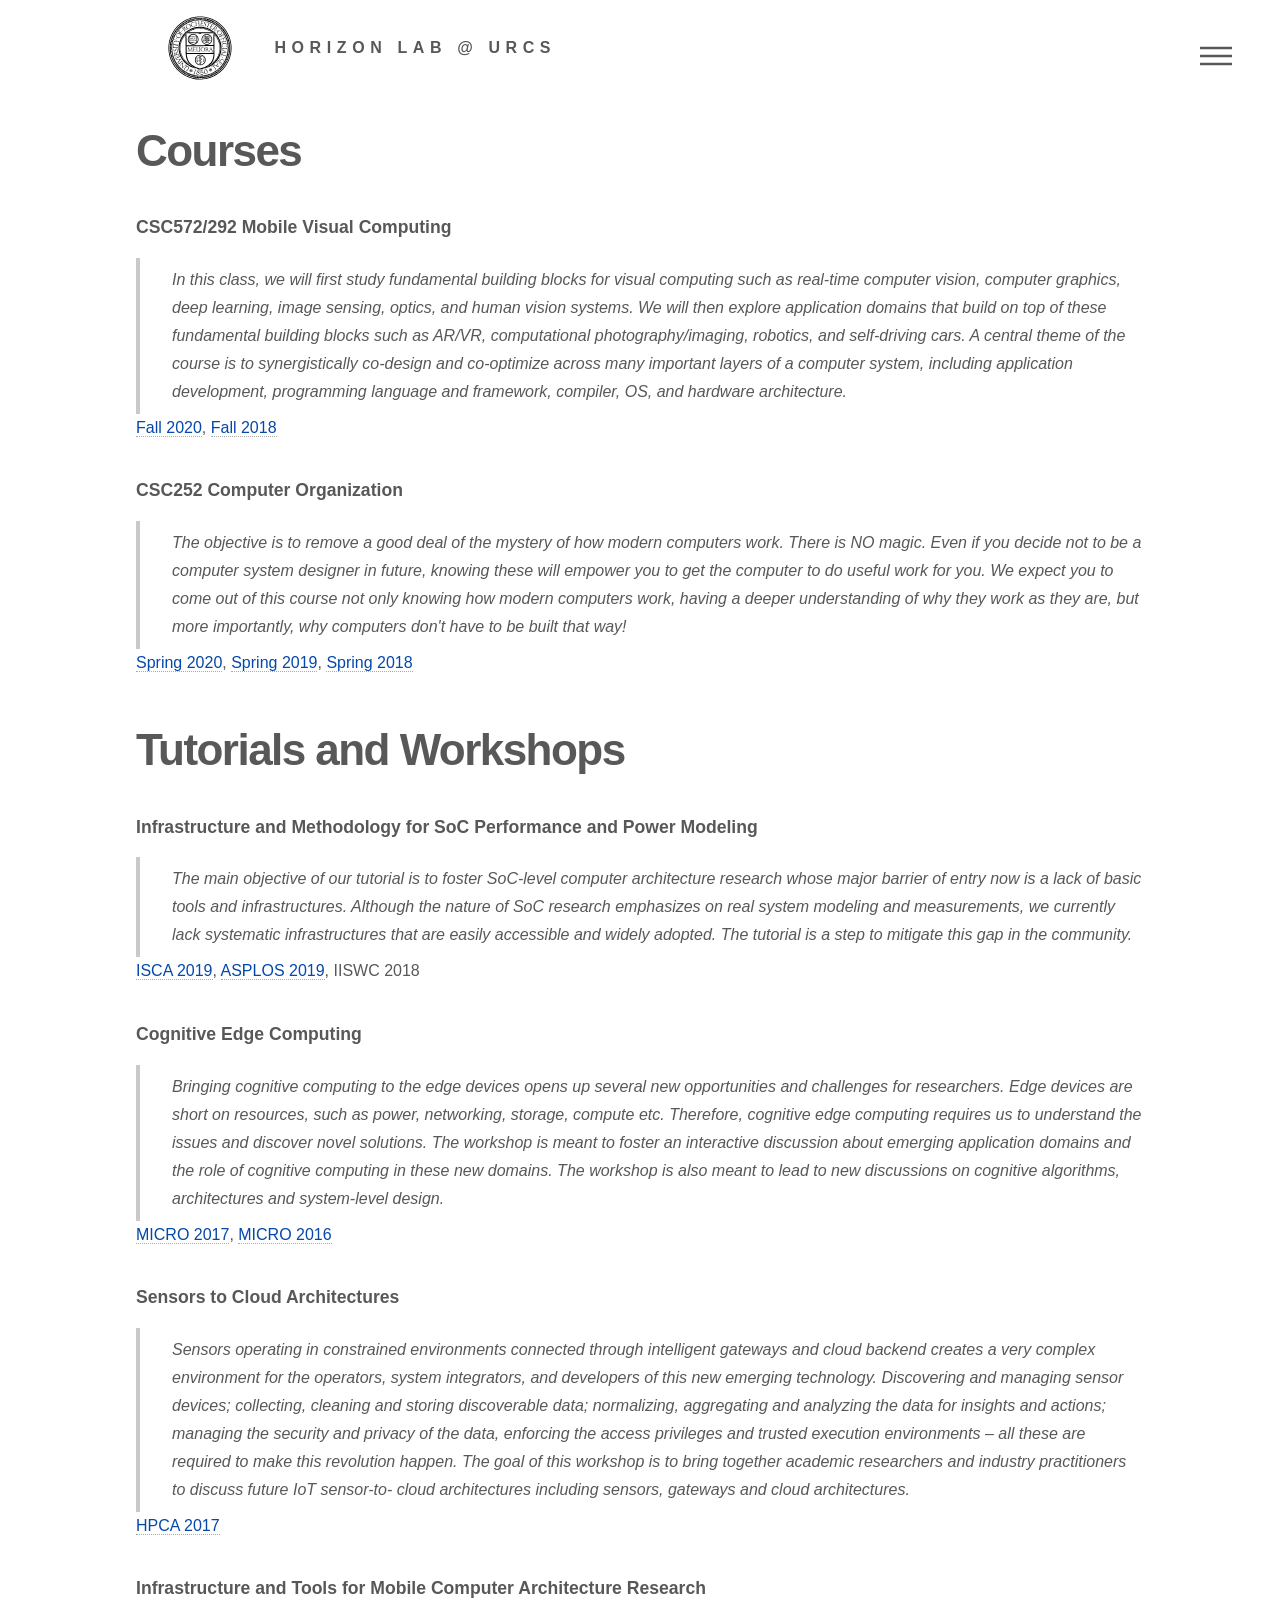
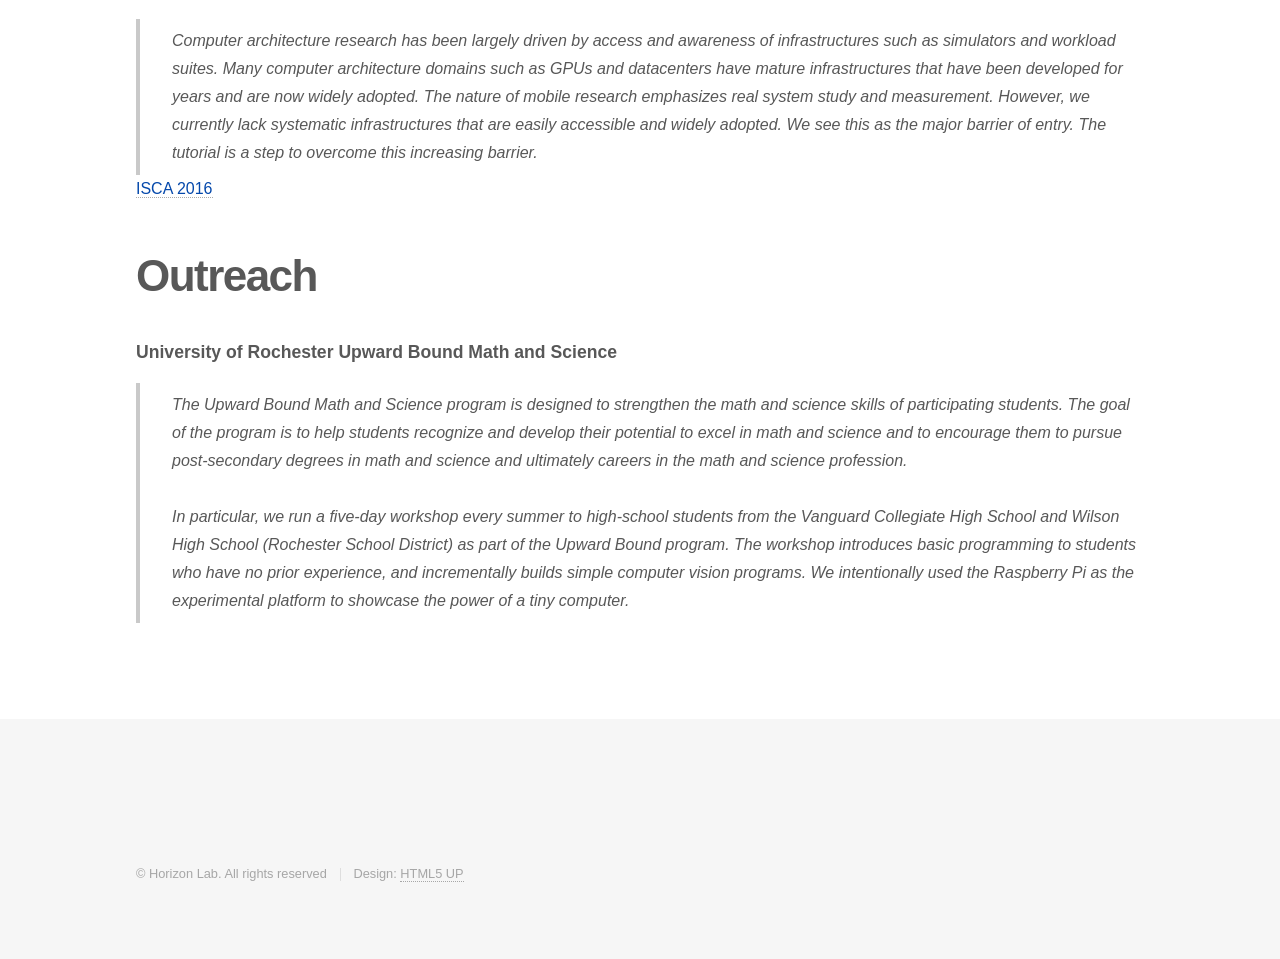
<file: teach.html>
<!DOCTYPE HTML>
<!--
	Phantom by HTML5 UP
	html5up.net | @ajlkn
	Free for personal and commercial use under the CCA 3.0 license (html5up.net/license)
-->
<html>
	<head>
		<title>Courses & Outreach</title>
		<meta charset="utf-8" />
		<meta name="viewport" content="width=device-width, initial-scale=1, user-scalable=no" />
		<link rel="stylesheet" href="assets/css/main.css" />
        <link rel="icon" href="favicon.ico" />
		<noscript><link rel="stylesheet" href="assets/css/noscript.css" /></noscript>
	</head>
	<body class="is-preload">
		<!-- Wrapper -->
			<div id="wrapper">

				<!-- Header -->
					<header id="header">
						<div class="inner">

							<!-- Logo -->
								<a href="index.html" class="logo">
									<span class="symbol"><img src="images/urseal.svg" alt="" /></span><span class="head">Horizon Lab @ URCS</span>
								</a>

							<!-- Nav -->
								<nav>
									<ul>
										<li><a href="#menu">Menu</a></li>
									</ul>
								</nav>

						</div>
					</header>

				<!-- Menu -->
					<nav id="menu">
						<h2>Menu</h2>
						<ul id="list">
						    <li><a href="index.html">Home</a></li>
						    <li><a href="people.html">People</a></li>
						    <li><a href="index.html#proj">Projects</a></li>
						    <li><a href="pubs.html">Publications</a></li>
						    <li><a href="artifacts.html">Artifacts</a></li>
						    <li><a href="teach.html">Courses & Outreach</a></li>
						</ul>
					</nav>

				<!-- Main -->
					<div id="main">
						<div class="inner">
							<h1 class="firstteach">Courses</h1>
							<h2 class="courses">CSC572/292 Mobile Visual Computing</h2>
								<blockquote>In this class, we will first study fundamental building blocks for visual computing such as real-time computer vision, computer graphics, deep learning, image sensing, optics, and human vision systems. We will then explore application domains that build on top of these fundamental building blocks such as AR/VR, computational photography/imaging, robotics, and self-driving cars. A central theme of the course is to synergistically co-design and co-optimize across many important layers of a computer system, including application development, programming language and framework, compiler, OS, and hardware architecture.</blockquote>
                                <div><a href="http://cs.rochester.edu/courses/572/fall2020/index.html">Fall 2020</a>, <a href="http://cs.rochester.edu/courses/572/fall2018/index.html">Fall 2018</a></div>
							<h2 class="courses">CSC252 Computer Organization</h2>
								<blockquote>The objective is to remove a good deal of the mystery of how modern computers work. There is NO magic. Even if you decide not to be a computer system designer in future, knowing these will empower you to get the computer to do useful work for you. We expect you to come out of this course not only knowing how modern computers work, having a deeper understanding of why they work as they are, but more importantly, why computers don't have to be built that way!</blockquote>
                                <div><a href="http://www.cs.rochester.edu/courses/252/spring2020/index.html">Spring 2020</a>, <a href="http://www.cs.rochester.edu/courses/252/spring2019/index.html">Spring 2019</a>, <a href="http://www.cs.rochester.edu/courses/252/spring2018/index.html">Spring 2018</a></div>

							<h1 class="otherteach">Tutorials and Workshops</h1>
							<h2 class="courses">Infrastructure and Methodology for SoC Performance and Power Modeling</h2>
								<blockquote>The main objective of our tutorial is to foster SoC-level computer architecture research whose major barrier of entry now is a lack of basic tools and infrastructures. Although the nature of SoC research emphasizes on real system modeling and measurements, we currently lack systematic infrastructures that are easily accessible and widely adopted. The tutorial is a step to mitigate this gap in the community.</blockquote>
                                <div><a href="https://www.cs.rochester.edu/horizon/socinfra-tutorial/">ISCA 2019</a>, <a href="https://www.cs.rochester.edu/horizon/socinfra-tutorial/asplos19/">ASPLOS 2019</a>, IISWC 2018</div>
							<h2 class="courses">Cognitive Edge Computing</h2>
								<blockquote>Bringing cognitive computing to the edge devices opens up several new opportunities and challenges for researchers. Edge devices are short on resources, such as power, networking, storage, compute etc. Therefore, cognitive edge computing requires us to understand the issues and discover novel solutions. The workshop is meant to foster an interactive discussion about emerging application domains and the role of cognitive computing in these new domains. The workshop is also meant to lead to new discussions on cognitive algorithms, architectures and system-level design.</blockquote>
                                <div><a href="http://cogedge.ece.utexas.edu/">MICRO 2017</a>, <a href="http://cogedge.ece.utexas.edu/2016/index.html">MICRO 2016</a></div>
							<h2 class="courses">Sensors to Cloud Architectures</h2>
								<blockquote>Sensors operating in constrained environments connected through intelligent gateways and cloud backend creates a very complex environment for the operators, system integrators, and developers of this new emerging technology. Discovering and managing sensor devices; collecting, cleaning and storing discoverable data; normalizing, aggregating and analyzing the data for insights and actions; managing the security and privacy of the data, enforcing the access privileges and trusted execution environments – all these are required to make this revolution happen. The goal of this workshop is to bring together academic researchers and industry practitioners to discuss future IoT sensor-to- cloud architectures including sensors, gateways and cloud architectures.</blockquote>
                                <div><a href="http://hpca2017.org/scaw2017/">HPCA 2017</a></div>
							<h2 class="courses">Infrastructure and Tools for Mobile Computer Architecture Research</h2>
								<blockquote>Computer architecture research has been largely driven by access and awareness of infrastructures such as simulators and workload suites. Many computer architecture domains such as GPUs and data­centers have mature infrastructures that have been developed for years and are now widely adopted. The nature of mobile research emphasizes real system study and measurement. However, we currently lack systematic infrastructures that are easily accessible and widely adopted. We see this as the major barrier of entry. The tutorial is a step to overcome this increasing barrier.</blockquote>
                                <div><a href="http://mobitools.ece.utexas.edu/">ISCA 2016</a></div>
							<h1 class="otherteach">Outreach</h1>
							<h2 class="courses">University of Rochester Upward Bound Math and Science</h2>
								<blockquote>The Upward Bound Math and Science program is designed to strengthen the math and science skills of participating students. The goal of the program is to help students recognize and develop their potential to excel in math and science and to encourage them to pursue post-secondary degrees in math and science and ultimately careers in the math and science profession.<br><br>In particular, we run a five-day workshop every summer to high-school students from the Vanguard Collegiate High School and Wilson High School (Rochester School District) as part of the Upward Bound program. The workshop introduces basic programming to students who have no prior experience, and incrementally builds simple computer vision programs. We intentionally used the Raspberry Pi as the experimental platform to showcase the power of a tiny computer.</blockquote>
						</div>
					</div>

				<!-- Footer -->
					<footer id="footer">
						<div class="inner">
							<!--<section>
								<h2>Follow</h2>
								<ul class="icons">
									<li><a href="#" class="icon style2 fa-twitter"><span class="label">Twitter</span></a></li>
									<li><a href="#" class="icon style2 fa-facebook"><span class="label">Facebook</span></a></li>
									<li><a href="#" class="icon style2 fa-instagram"><span class="label">Instagram</span></a></li>
									<li><a href="#" class="icon style2 fa-dribbble"><span class="label">Dribbble</span></a></li>
									<li><a href="#" class="icon style2 fa-github"><span class="label">GitHub</span></a></li>
									<li><a href="#" class="icon style2 fa-500px"><span class="label">500px</span></a></li>
									<li><a href="#" class="icon style2 fa-phone"><span class="label">Phone</span></a></li>
									<li><a href="#" class="icon style2 fa-envelope-o"><span class="label">Email</span></a></li>
								</ul>
							</section>-->
							<ul class="copyright">
								<li>&copy; Horizon Lab. All rights reserved</li><li>Design: <a href="http://html5up.net">HTML5 UP</a></li>
							</ul>
						</div>
					</footer>

			</div>

		<!-- Scripts -->
			<script src="assets/js/jquery.min.js"></script>
			<script src="assets/js/browser.min.js"></script>
			<script src="assets/js/breakpoints.min.js"></script>
			<script src="assets/js/util.js"></script>
			<script src="assets/js/main.js"></script>

	</body>
</html>
</file>
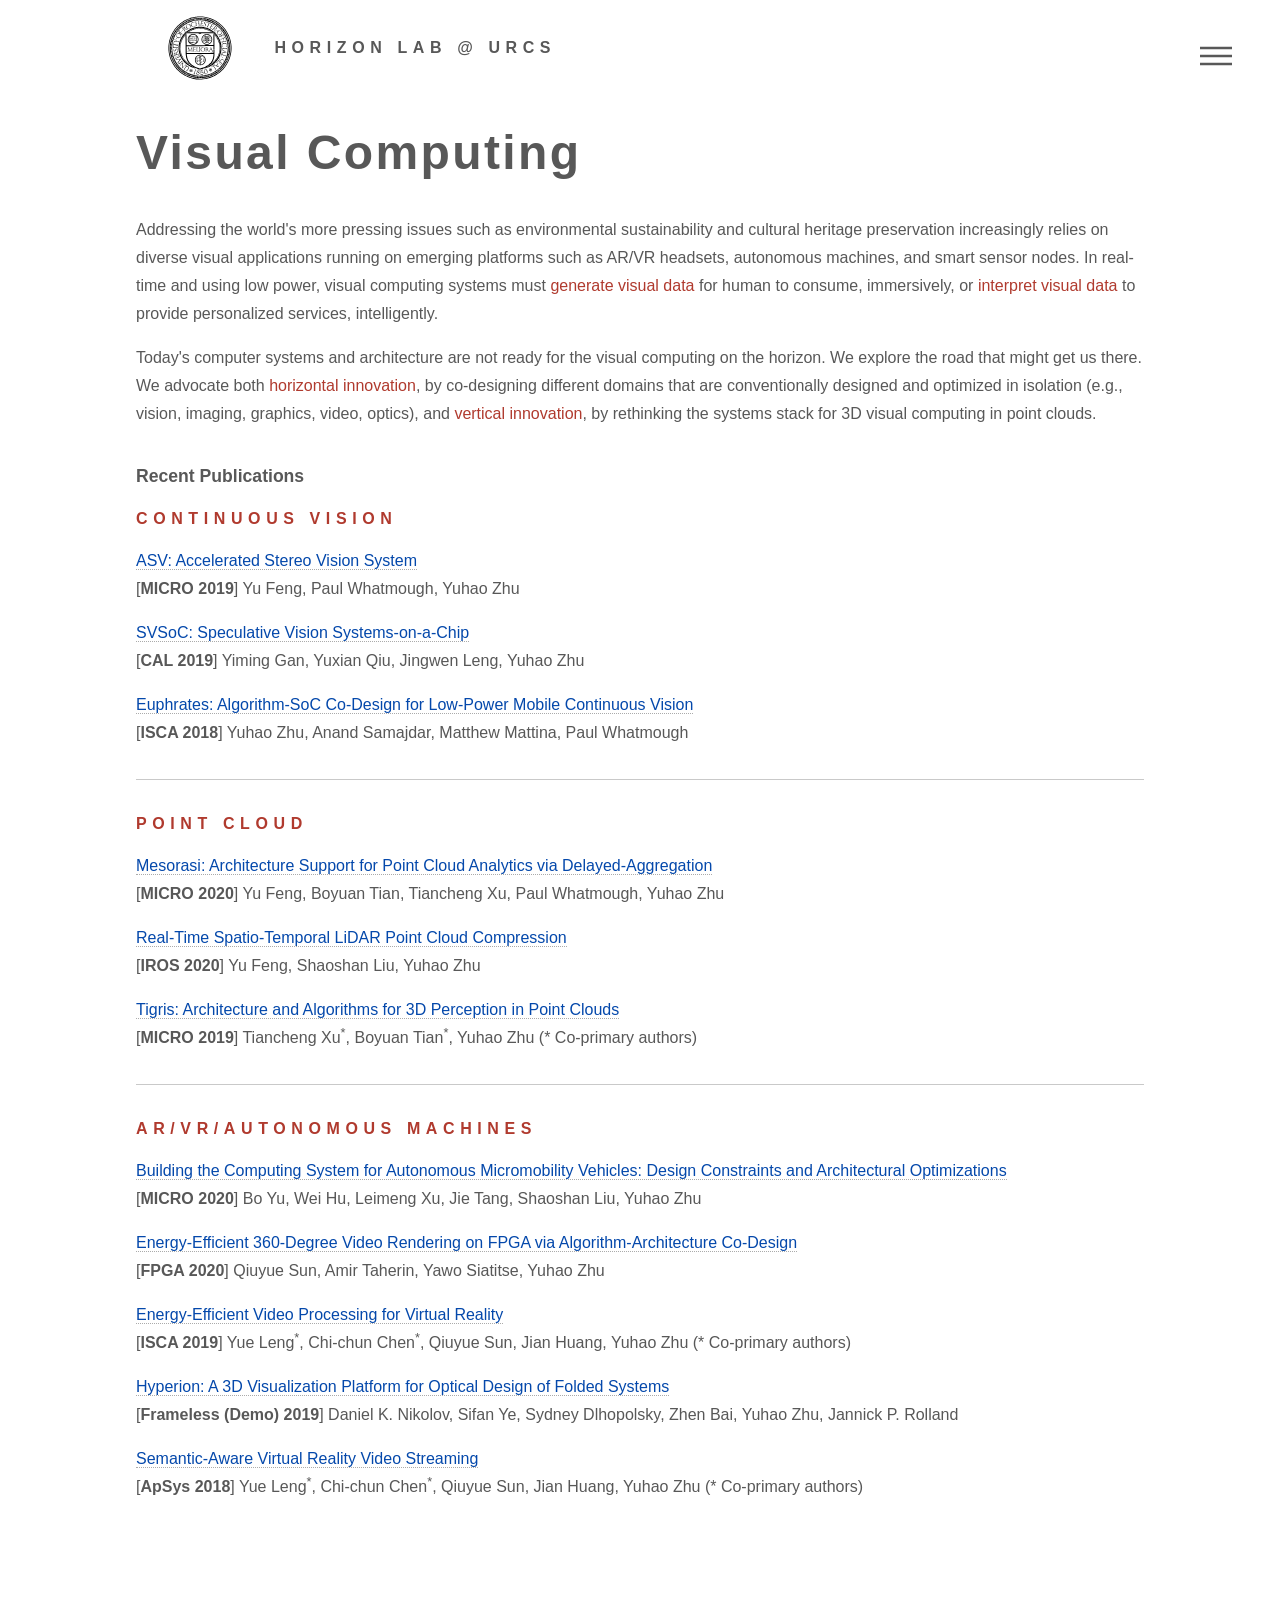
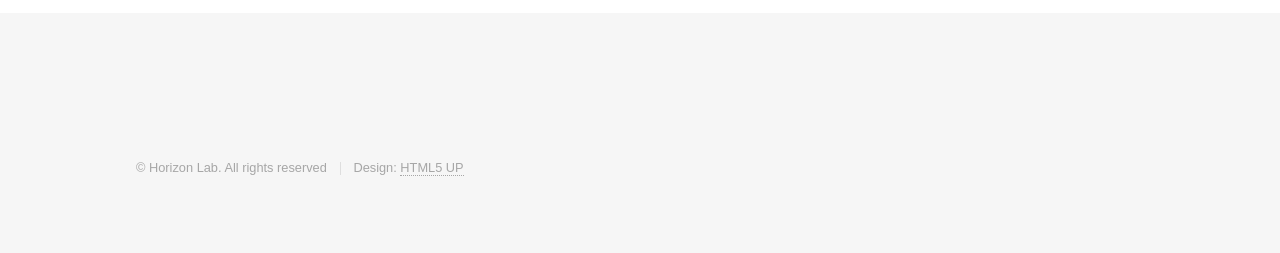
<file: vc.html>
<!DOCTYPE HTML>
<!--
	Phantom by HTML5 UP
	html5up.net | @ajlkn
	Free for personal and commercial use under the CCA 3.0 license (html5up.net/license)
-->
<html>
	<head>
		<title>Horizon Lab @ URCS</title>
		<meta charset="utf-8" />
		<meta name="viewport" content="width=device-width, initial-scale=1, user-scalable=no" />
		<link rel="stylesheet" href="assets/css/main.css" />
		<noscript><link rel="stylesheet" href="assets/css/noscript.css" /></noscript>
	</head>
	<body class="is-preload">
		<!-- Wrapper -->
			<div id="wrapper">

				<!-- Header -->
					<header id="header">
						<div class="inner">

							<!-- Logo -->
								<a href="index.html" class="logo">
									<span class="symbol"><img src="images/urseal.svg" alt="" /></span><span class="head">Horizon Lab @ URCS</span>
								</a>

                            <!-- Nav -->
								<nav>
									<ul>
										<li><a href="#menu">Menu</a></li>
									</ul>
								</nav>

                    <!-- Menu -->
					<nav id="menu">
						<h2>Menu</h2>
						<ul id="list">
						    <li><a href="index.html">Home</a></li>
						    <li><a href="people.html">People</a></li>
						    <li><a href="#proj">Projects</a></li>
						    <li><a href="pubs.html">Publications</a></li>
						    <li><a href="artifacts.html">Artifacts</a></li>
						    <li><a href="teach.html">Courses & Outreach</a></li>
						</ul>
					</nav>

						</div>
					</header>

				<!-- Main -->
					<div id="main">
						<div class="inner">
							<header>
								<h1 class="title">Visual Computing</h1>
								<div class="midbmargin">
                                  <p>Addressing the world's more pressing issues such as environmental sustainability and cultural heritage preservation increasingly relies on diverse visual applications running on emerging platforms such as AR/VR headsets, autonomous machines, and smart sensor nodes. In real-time and using low power, visual computing systems must <span class="em">generate visual data</span> for human to consume, immersively, or <span class="em">interpret visual data</span> to provide personalized services, intelligently.</p>
                                  <p>Today's computer systems and architecture are not ready for the visual computing on the horizon. We explore the road that might get us there. We advocate both <span class="em">horizontal innovation</span>, by co-designing different domains that are conventionally designed and optimized in isolation (e.g., vision, imaging, graphics, video, optics), and <span class="em">vertical innovation</span>, by rethinking the systems stack for 3D visual computing in point clouds.</p>
                                </div>
								<h2 class="courses">Recent Publications</h2>
								<h3><span class="em">Continuous Vision</span></h3>
                                <div class="smallbmargin">
                                    <a class="paperlink" href="pubs/micro19-asv.pdf">ASV: Accelerated Stereo Vision System</a><br>
                                    [<span class="confname">MICRO 2019</span>] Yu Feng, Paul Whatmough, Yuhao Zhu<br>
                                </div>
                                <div class="smallbmargin">
                                    <a class="paperlink" href="pubs/cal19.pdf">SVSoC: Speculative Vision Systems-on-a-Chip</a><br>
                                    [<span class="confname">CAL 2019</span>] Yiming Gan, Yuxian Qiu, Jingwen Leng, Yuhao Zhu<br>
                                </div>
                                <div class="smallbmargin">
                                    <a class="paperlink" href="pubs/isca18.pdf">Euphrates: Algorithm-SoC Co-Design for Low-Power Mobile Continuous Vision</a><br>
                                    [<span class="confname">ISCA 2018</span>] Yuhao Zhu, Anand Samajdar, Matthew Mattina, Paul Whatmough<br>
                                </div>
                                <hr>
								<h3><span class="em">Point Cloud</span></h3>
                                <div class="smallbmargin">
                                    <a class="paperlink" href="">Mesorasi: Architecture Support for Point Cloud Analytics via Delayed-Aggregation</a><br>
                                    [<span class="confname">MICRO 2020</span>] Yu Feng, Boyuan Tian, Tiancheng Xu, Paul Whatmough, Yuhao Zhu<br>
                                </div>
                                <div class="smallbmargin">
                                    <a class="paperlink" href="pubs/iros20.pdf">Real-Time Spatio-Temporal LiDAR Point Cloud Compression</a><br>
                                    [<span class="confname">IROS 2020</span>] Yu Feng, Shaoshan Liu, Yuhao Zhu<br>
                                </div>
                                <div class="smallbmargin">
                                    <a class="paperlink" href="pubs/micro19-tigris.pdf">Tigris: Architecture and Algorithms for 3D Perception in Point Clouds</a><br>
                                    [<span class="confname">MICRO 2019</span>] Tiancheng Xu<sup>&#42;</sup>, Boyuan Tian<sup>&#42;</sup>, Yuhao Zhu (&#42; Co-primary authors)<br>
                                </div>
                                <hr>
								<h3><span class="em">AR/VR/Autonomous Machines</span></h3>
                                <div class="smallbmargin">
                                    <a class="paperlink" href="">Building the Computing System for Autonomous Micromobility Vehicles: Design Constraints and Architectural Optimizations</a><br>
                                    [<span class="confname">MICRO 2020</span>] Bo Yu, Wei Hu, Leimeng Xu, Jie Tang, Shaoshan Liu, Yuhao Zhu<br>
                                </div>
                                <div class="smallbmargin">
                                    <a class="paperlink" href="pubs/fpga20.pdf">Energy-Efficient 360-Degree Video Rendering on FPGA via Algorithm-Architecture Co-Design</a><br>
                                    [<span class="confname">FPGA 2020</span>] Qiuyue Sun, Amir Taherin, Yawo Siatitse, Yuhao Zhu<br>
                                </div>
                                <div class="smallbmargin">
                                    <a class="paperlink" href="pubs/isca19-evr.pdf">Energy-Efficient Video Processing for Virtual Reality</a><br>
                                    [<span class="confname">ISCA 2019</span>] Yue Leng<sup>&#42;</sup>, Chi-chun Chen<sup>&#42;</sup>, Qiuyue Sun, Jian Huang, Yuhao Zhu (&#42; Co-primary authors)<br>
                                </div>
                                <div class="smallbmargin">
                                    <a class="paperlink" href="pubs/frameless19.pdf">Hyperion: A 3D Visualization Platform for Optical Design of Folded Systems</a><br>
                                    [<span class="confname">Frameless (Demo) 2019</span>] Daniel K. Nikolov, Sifan Ye, Sydney Dlhopolsky, Zhen Bai, Yuhao Zhu, Jannick P. Rolland <br>
                                </div>
                                <div class="smallbmargin">
                                    <a class="paperlink" href="pubs/apsys18.pdf">Semantic-Aware Virtual Reality Video Streaming</a><br>
                                    [<span class="confname">ApSys 2018</span>] Yue Leng<sup>&#42;</sup>, Chi-chun Chen<sup>&#42;</sup>, Qiuyue Sun, Jian Huang, Yuhao Zhu (&#42; Co-primary authors)<br>
                                </div>
						</div>
					</div>

				<!-- Footer -->
					<footer id="footer">
						<div class="inner">
							<!--<section>
								<h2>Follow</h2>
								<ul class="icons">
									<li><a href="#" class="icon style2 fa-twitter"><span class="label">Twitter</span></a></li>
									<li><a href="#" class="icon style2 fa-facebook"><span class="label">Facebook</span></a></li>
									<li><a href="#" class="icon style2 fa-instagram"><span class="label">Instagram</span></a></li>
									<li><a href="#" class="icon style2 fa-dribbble"><span class="label">Dribbble</span></a></li>
									<li><a href="#" class="icon style2 fa-github"><span class="label">GitHub</span></a></li>
									<li><a href="#" class="icon style2 fa-500px"><span class="label">500px</span></a></li>
									<li><a href="#" class="icon style2 fa-phone"><span class="label">Phone</span></a></li>
									<li><a href="#" class="icon style2 fa-envelope-o"><span class="label">Email</span></a></li>
								</ul>
							</section>-->
							<ul class="copyright">
								<li>&copy; Horizon Lab. All rights reserved</li><li>Design: <a href="http://html5up.net">HTML5 UP</a></li>
							</ul>
						</div>
					</footer>

			</div>

		<!-- Scripts -->
			<script src="assets/js/jquery.min.js"></script>
			<script src="assets/js/browser.min.js"></script>
			<script src="assets/js/breakpoints.min.js"></script>
			<script src="assets/js/util.js"></script>
			<script src="assets/js/main.js"></script>

	</body>
</html>
</file>
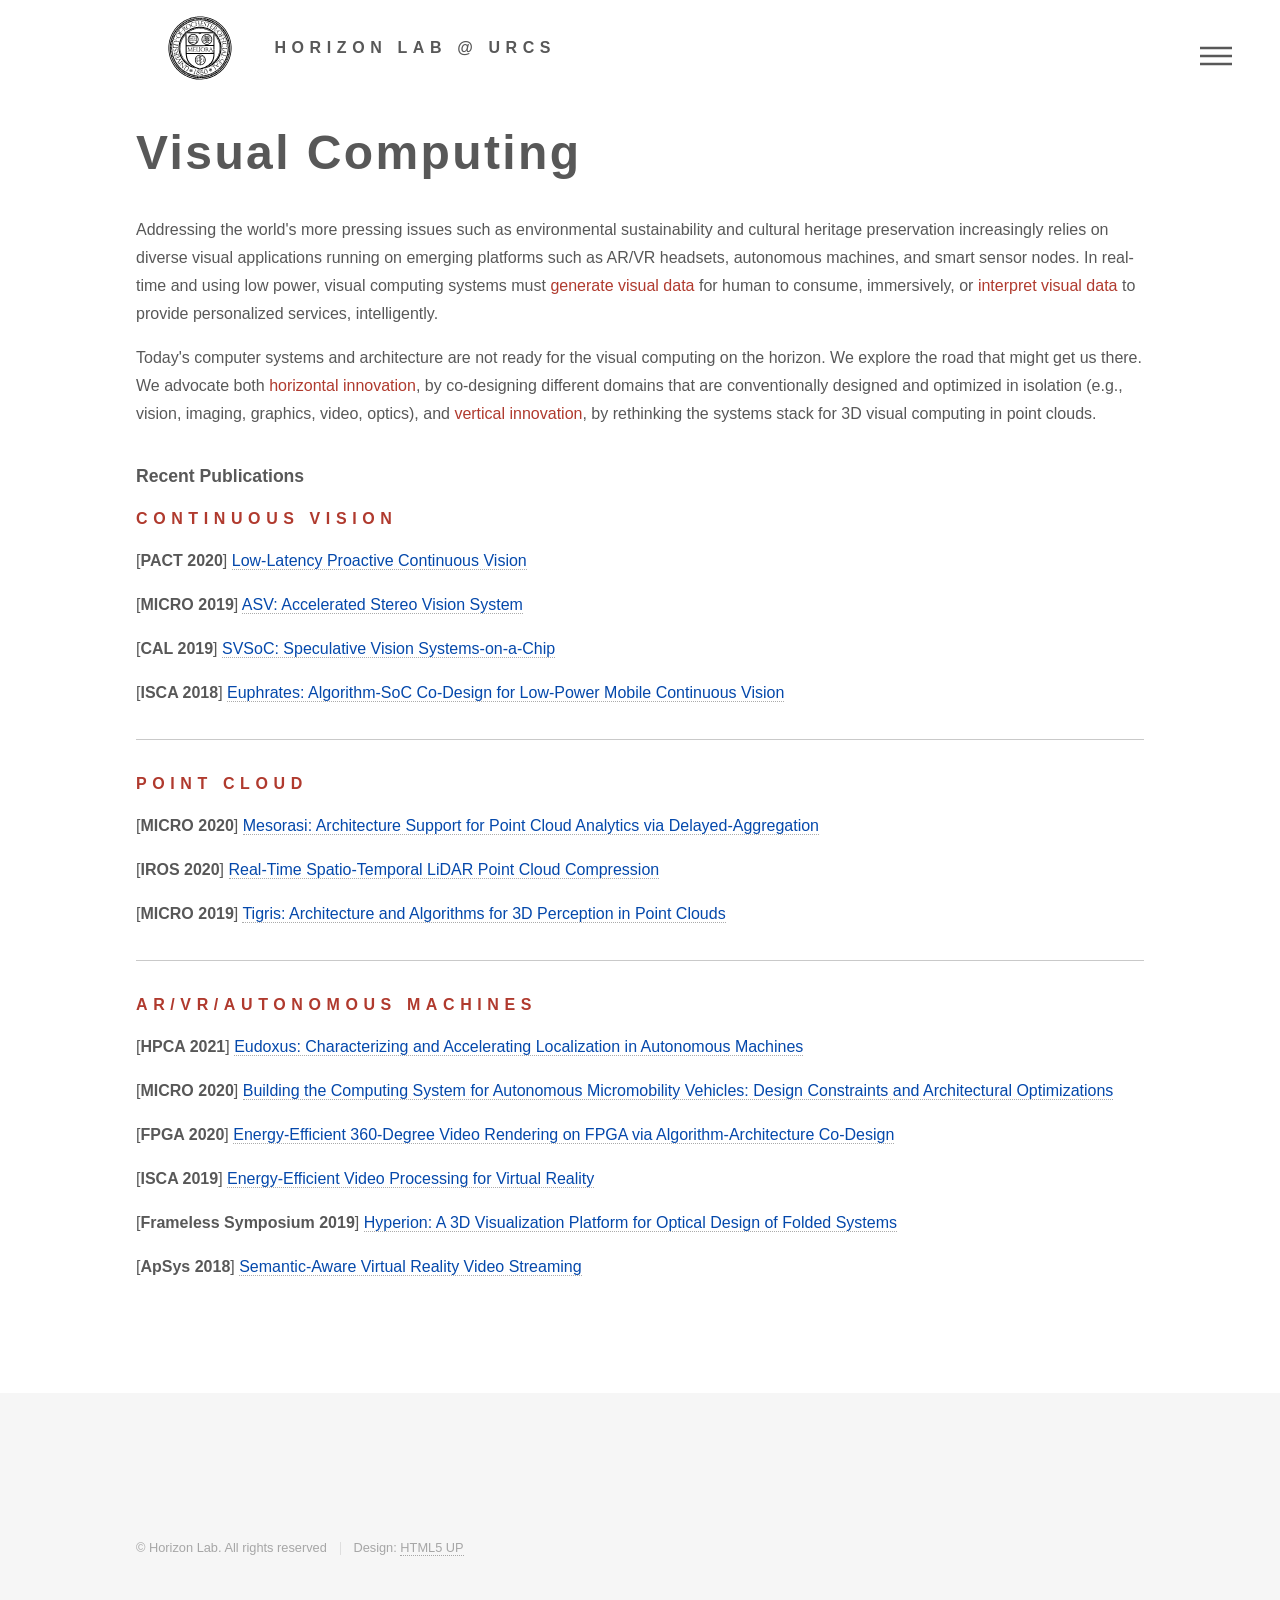
<file: visual.html>
<!DOCTYPE HTML>
<!--
	Phantom by HTML5 UP
	html5up.net | @ajlkn
	Free for personal and commercial use under the CCA 3.0 license (html5up.net/license)
-->
<html>
	<head>
		<title>Horizon Lab @ URCS</title>
		<meta charset="utf-8" />
		<meta name="viewport" content="width=device-width, initial-scale=1, user-scalable=no" />
		<link rel="stylesheet" href="assets/css/main.css" />
        <link rel="icon" href="favicon.ico" />
		<noscript><link rel="stylesheet" href="assets/css/noscript.css" /></noscript>
	</head>
	<body class="is-preload">
		<!-- Wrapper -->
			<div id="wrapper">

				<!-- Header -->
					<header id="header">
						<div class="inner">

							<!-- Logo -->
								<a href="index.html" class="logo">
									<span class="symbol"><img src="images/urseal.svg" alt="" /></span><span class="head">Horizon Lab @ URCS</span>
								</a>

                            <!-- Nav -->
								<nav>
									<ul>
										<li><a href="#menu">Menu</a></li>
									</ul>
								</nav>

                    <!-- Menu -->
					<nav id="menu">
						<h2>Menu</h2>
						<ul id="list">
						    <li><a href="index.html">Home</a></li>
						    <li><a href="people.html">People</a></li>
						    <li><a href="index.html#proj">Projects</a></li>
						    <li><a href="pubs.html">Publications</a></li>
						    <li><a href="artifacts.html">Artifacts</a></li>
						    <li><a href="teach.html">Courses & Outreach</a></li>
						</ul>
					</nav>

						</div>
					</header>

				<!-- Main -->
					<div id="main">
						<div class="inner">
							<header>
								<h1 class="title">Visual Computing</h1>
								<div class="midbmargin">
                                  <p>Addressing the world's more pressing issues such as environmental sustainability and cultural heritage preservation increasingly relies on diverse visual applications running on emerging platforms such as AR/VR headsets, autonomous machines, and smart sensor nodes. In real-time and using low power, visual computing systems must <span class="em">generate visual data</span> for human to consume, immersively, or <span class="em">interpret visual data</span> to provide personalized services, intelligently.</p>
                                  <p>Today's computer systems and architecture are not ready for the visual computing on the horizon. We explore the road that might get us there. We advocate both <span class="em">horizontal innovation</span>, by co-designing different domains that are conventionally designed and optimized in isolation (e.g., vision, imaging, graphics, video, optics), and <span class="em">vertical innovation</span>, by rethinking the systems stack for 3D visual computing in point clouds.</p>
                                </div>
								<h2 class="courses">Recent Publications</h2>
								<h3><span class="em">Continuous Vision</span></h3>
                                <div class="smallbmargin">
                                    [<span class="confname">PACT 2020</span>] <a class="paperlink" href="pubs/pact20.pdf">Low-Latency Proactive Continuous Vision</a><br>
                                </div>
                                <div class="smallbmargin">
                                    [<span class="confname">MICRO 2019</span>] <a class="paperlink" href="pubs/micro19-asv.pdf">ASV: Accelerated Stereo Vision System</a><br>
                                </div>
                                <div class="smallbmargin">
                                    [<span class="confname">CAL 2019</span>] <a class="paperlink" href="pubs/cal19.pdf">SVSoC: Speculative Vision Systems-on-a-Chip</a><br>
                                </div>
                                <div class="smallbmargin">
                                    [<span class="confname">ISCA 2018</span>] <a class="paperlink" href="pubs/isca18.pdf">Euphrates: Algorithm-SoC Co-Design for Low-Power Mobile Continuous Vision</a><br>
                                </div>
                                <hr>
								<h3><span class="em">Point Cloud</span></h3>
                                <div class="smallbmargin">
                                    [<span class="confname">MICRO 2020</span>] <a class="paperlink" href="pubs/micro20-mesorasi.pdf">Mesorasi: Architecture Support for Point Cloud Analytics via Delayed-Aggregation</a><br>
                                </div>
                                <div class="smallbmargin">
                                    [<span class="confname">IROS 2020</span>] <a class="paperlink" href="pubs/iros20.pdf">Real-Time Spatio-Temporal LiDAR Point Cloud Compression</a><br>
                                </div>
                                <div class="smallbmargin">
                                    [<span class="confname">MICRO 2019</span>] <a class="paperlink" href="pubs/micro19-tigris.pdf">Tigris: Architecture and Algorithms for 3D Perception in Point Clouds</a><br>
                                </div>
                                <hr>
								<h3><span class="em">AR/VR/Autonomous Machines</span></h3>
                                <div class="smallbmargin">
                                    [<span class="confname">HPCA 2021</span>] <a class="paperlink" href="pubs/hpca21.pdf">Eudoxus: Characterizing and Accelerating Localization in Autonomous Machines</a><br>
                                </div>
                                <div class="smallbmargin">
                                    [<span class="confname">MICRO 2020</span>] <a class="paperlink" href="pubs/micro20-amv.pdf">Building the Computing System for Autonomous Micromobility Vehicles: Design Constraints and Architectural Optimizations</a><br>
                                </div>
                                <div class="smallbmargin">
                                    [<span class="confname">FPGA 2020</span>] <a class="paperlink" href="pubs/fpga20.pdf">Energy-Efficient 360-Degree Video Rendering on FPGA via Algorithm-Architecture Co-Design</a><br>
                                </div>
                                <div class="smallbmargin">
                                    [<span class="confname">ISCA 2019</span>] <a class="paperlink" href="pubs/isca19-evr.pdf">Energy-Efficient Video Processing for Virtual Reality</a><br>
                                </div>
                                <div class="smallbmargin">
                                    [<span class="confname">Frameless Symposium 2019</span>] <a class="paperlink" href="pubs/frameless19.pdf">Hyperion: A 3D Visualization Platform for Optical Design of Folded Systems</a><br>
                                </div>
                                <div class="smallbmargin">
                                    [<span class="confname">ApSys 2018</span>] <a class="paperlink" href="pubs/apsys18.pdf">Semantic-Aware Virtual Reality Video Streaming</a><br>
                                </div>
						</div>
					</div>

				<!-- Footer -->
					<footer id="footer">
						<div class="inner">
							<!--<section>
								<h2>Follow</h2>
								<ul class="icons">
									<li><a href="#" class="icon style2 fa-twitter"><span class="label">Twitter</span></a></li>
									<li><a href="#" class="icon style2 fa-facebook"><span class="label">Facebook</span></a></li>
									<li><a href="#" class="icon style2 fa-instagram"><span class="label">Instagram</span></a></li>
									<li><a href="#" class="icon style2 fa-dribbble"><span class="label">Dribbble</span></a></li>
									<li><a href="#" class="icon style2 fa-github"><span class="label">GitHub</span></a></li>
									<li><a href="#" class="icon style2 fa-500px"><span class="label">500px</span></a></li>
									<li><a href="#" class="icon style2 fa-phone"><span class="label">Phone</span></a></li>
									<li><a href="#" class="icon style2 fa-envelope-o"><span class="label">Email</span></a></li>
								</ul>
							</section>-->
							<ul class="copyright">
								<li>&copy; Horizon Lab. All rights reserved</li><li>Design: <a href="http://html5up.net">HTML5 UP</a></li>
							</ul>
						</div>
					</footer>

			</div>

		<!-- Scripts -->
			<script src="assets/js/jquery.min.js"></script>
			<script src="assets/js/browser.min.js"></script>
			<script src="assets/js/breakpoints.min.js"></script>
			<script src="assets/js/util.js"></script>
			<script src="assets/js/main.js"></script>

	</body>
</html>
</file>
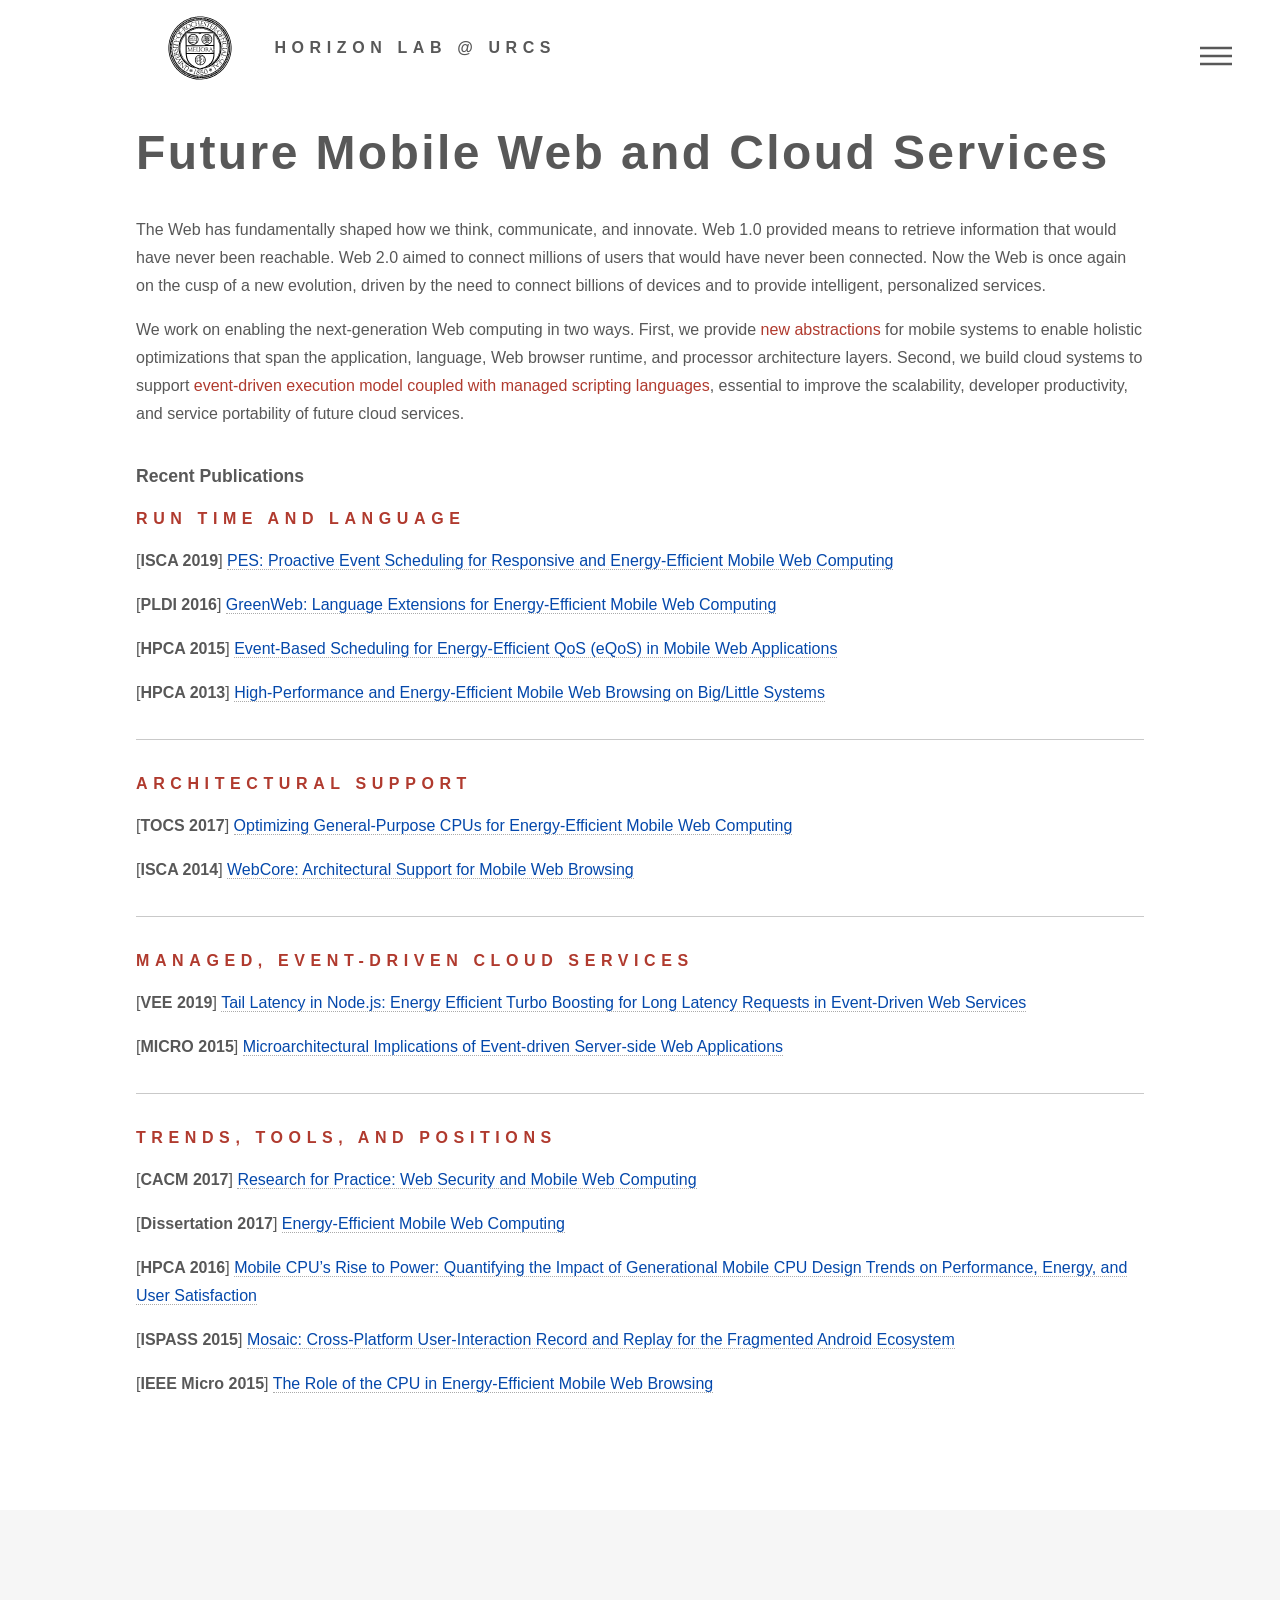
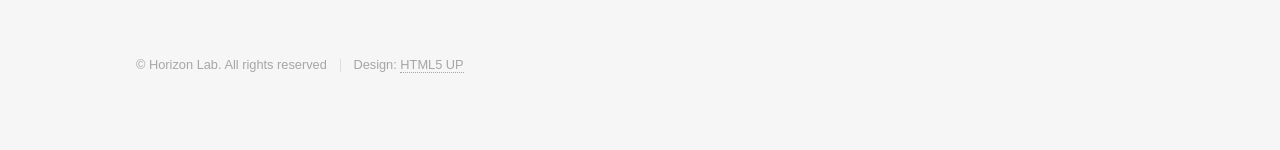
<file: web.html>
<!DOCTYPE HTML>
<!--
	Phantom by HTML5 UP
	html5up.net | @ajlkn
	Free for personal and commercial use under the CCA 3.0 license (html5up.net/license)
-->
<html>
	<head>
		<title>Horizon Lab @ URCS</title>
		<meta charset="utf-8" />
		<meta name="viewport" content="width=device-width, initial-scale=1, user-scalable=no" />
		<link rel="stylesheet" href="assets/css/main.css" />
        <link rel="icon" href="favicon.ico" />
		<noscript><link rel="stylesheet" href="assets/css/noscript.css" /></noscript>
	</head>
	<body class="is-preload">
		<!-- Wrapper -->
			<div id="wrapper">

				<!-- Header -->
					<header id="header">
						<div class="inner">

							<!-- Logo -->
								<a href="index.html" class="logo">
									<span class="symbol"><img src="images/urseal.svg" alt="" /></span><span class="head">Horizon Lab @ URCS</span>
								</a>

                            <!-- Nav -->
								<nav>
									<ul>
										<li><a href="#menu">Menu</a></li>
									</ul>
								</nav>

                    <!-- Menu -->
					<nav id="menu">
						<h2>Menu</h2>
						<ul id="list">
						    <li><a href="index.html">Home</a></li>
						    <li><a href="people.html">People</a></li>
						    <li><a href="index.html#proj">Projects</a></li>
						    <li><a href="pubs.html">Publications</a></li>
						    <li><a href="artifacts.html">Artifacts</a></li>
						    <li><a href="teach.html">Courses & Outreach</a></li>
						</ul>
					</nav>

						</div>
					</header>

				<!-- Main -->
					<div id="main">
						<div class="inner">
							<header>
								<h1 class="title">Future Mobile Web and Cloud Services</h1>
								<div class="midbmargin">
                                  <p>The Web has fundamentally shaped how we think, communicate, and innovate. Web 1.0 provided means to retrieve information that would have never been reachable. Web 2.0 aimed to connect millions of users that would have never been connected. Now the Web is once again on the cusp of a new evolution, driven by the need to connect billions of devices and to provide intelligent, personalized services.</p>
                                  <p>We work on enabling the next-generation Web computing in two ways. First, we provide <span class="em">new abstractions</span> for mobile systems to enable holistic optimizations that span the application, language, Web browser runtime, and processor architecture layers. Second, we build cloud systems to support <span class="em">event-driven execution model coupled with managed scripting languages</span>, essential to improve the scalability, developer productivity, and service portability of future cloud services.</p>
                                </div>
								<h2 class="courses">Recent Publications</h2>
								<h3><span class="em">Run time and Language</span></h3>
                                <div class="smallbmargin">
                                    [<span class="confname">ISCA 2019</span>] <a class="paperlink" href="pubs/isca19-pes.pdf">PES: Proactive Event Scheduling for Responsive and Energy-Efficient Mobile Web Computing</a><br>
                                </div>
                                <div class="smallbmargin">
                                    [<span class="confname">PLDI 2016</span>] <a class="paperlink" href="pubs/pldi16.pdf">GreenWeb: Language Extensions for Energy-Efficient Mobile Web Computing</a><br>
                                </div>
                                <div class="smallbmargin">
                                    [<span class="confname">HPCA 2015</span>] <a class="paperlink" href="pubs/hpca15.pdf">Event-Based Scheduling for Energy-Efficient QoS (eQoS) in Mobile Web Applications</a><br>
                                </div>
                                <div class="smallbmargin">
                                    [<span class="confname">HPCA 2013</span>] <a class="paperlink" href="pubs/hpca13.pdf">High-Performance and Energy-Efficient Mobile Web Browsing on Big/Little Systems</a><br>
                                </div>
								<hr>
								<h3><span class="em">Architectural Support</span></h3>
                                <div class="smallbmargin">
                                    [<span class="confname">TOCS 2017</span>] <a class="paperlink" href="pubs/tocs17.pdf">Optimizing General-Purpose CPUs for Energy-Efficient Mobile Web Computing</a><br>
                                </div>
                                <div class="smallbmargin">
                                    [<span class="confname">ISCA 2014</span>] <a class="paperlink" href="pubs/isca14.pdf">WebCore: Architectural Support for Mobile Web Browsing</a><br>
                                </div>
								<hr>
								<h3><span class="em">Managed, Event-Driven Cloud Services</span></h3>
                                <div class="smallbmargin">
                                    [<span class="confname">VEE 2019</span>] <a class="paperlink" href="pubs/vee19.pdf">Tail Latency in Node.js: Energy Efficient Turbo Boosting for Long Latency Requests in Event-Driven Web Services</a><br>
                                </div>
                                <div class="smallbmargin">
                                    [<span class="confname">MICRO 2015</span>] <a class="paperlink" href="pubs/micro15.pdf">Microarchitectural Implications of Event-driven Server-side Web Applications</a><br>
                                </div>
								<hr>
								<h3><span class="em">Trends, Tools, and Positions</span></h3>
                                <div class="smallbmargin">
                                    [<span class="confname">CACM 2017</span>] <a class="paperlink" href="pubs/cacm17.pdf">Research for Practice: Web Security and Mobile Web Computing</a><br>
                                </div>
                                <div class="smallbmargin">
                                    [<span class="confname">Dissertation 2017</span>] <a class="paperlink" href="pubs/dissertation.pdf">Energy-Efficient Mobile Web Computing</a><br>
                                </div>
                                <div class="smallbmargin">
                                    [<span class="confname">HPCA 2016</span>] <a class="paperlink" href="pubs/hpca16.pdf">Mobile CPU’s Rise to Power: Quantifying the Impact of Generational Mobile CPU Design Trends on Performance, Energy, and User Satisfaction</a><br>
                                </div>
                                <div class="smallbmargin">
                                    [<span class="confname">ISPASS 2015</span>] <a class="paperlink" href="pubs/ispass15.pdf">Mosaic: Cross-Platform User-Interaction Record and Replay for the Fragmented Android Ecosystem</a><br>
                                </div>
                                <div class="smallbmargin">
                                    [<span class="confname">IEEE Micro 2015</span>] <a class="paperlink" href="pubs/ieeemicro15.pdf">The Role of the CPU in Energy-Efficient Mobile Web Browsing</a><br>
                                </div>
						</div>
					</div>

				<!-- Footer -->
					<footer id="footer">
						<div class="inner">
							<!--<section>
								<h2>Follow</h2>
								<ul class="icons">
									<li><a href="#" class="icon style2 fa-twitter"><span class="label">Twitter</span></a></li>
									<li><a href="#" class="icon style2 fa-facebook"><span class="label">Facebook</span></a></li>
									<li><a href="#" class="icon style2 fa-instagram"><span class="label">Instagram</span></a></li>
									<li><a href="#" class="icon style2 fa-dribbble"><span class="label">Dribbble</span></a></li>
									<li><a href="#" class="icon style2 fa-github"><span class="label">GitHub</span></a></li>
									<li><a href="#" class="icon style2 fa-500px"><span class="label">500px</span></a></li>
									<li><a href="#" class="icon style2 fa-phone"><span class="label">Phone</span></a></li>
									<li><a href="#" class="icon style2 fa-envelope-o"><span class="label">Email</span></a></li>
								</ul>
							</section>-->
							<ul class="copyright">
								<li>&copy; Horizon Lab. All rights reserved</li><li>Design: <a href="http://html5up.net">HTML5 UP</a></li>
							</ul>
						</div>
					</footer>

			</div>

		<!-- Scripts -->
			<script src="assets/js/jquery.min.js"></script>
			<script src="assets/js/browser.min.js"></script>
			<script src="assets/js/breakpoints.min.js"></script>
			<script src="assets/js/util.js"></script>
			<script src="assets/js/main.js"></script>

	</body>
</html>
</file>
<file: assets/css/noscript.css>
/*
	Phantom by HTML5 UP
	html5up.net | @ajlkn
	Free for personal and commercial use under the CCA 3.0 license (html5up.net/license)
*/

/* Tiles */

	body.is-preload .tiles article {
		-moz-transform: none;
		-webkit-transform: none;
		-ms-transform: none;
		transform: none;
		opacity: 1;
	}
</file>
<file: assets/css/main.css>
@import url(font-awesome.min.css);
@import url("https://fonts.googleapis.com/css?family=Source+Sans+Pro:300,700,900");

/*
	Phantom by HTML5 UP
	html5up.net | @ajlkn
	Free for personal and commercial use under the CCA 3.0 license (html5up.net/license)
*/

/* Reset */

	html, body, div, span, applet, object, iframe, h1, h2, h3, h4, h5, h6, p, blockquote, pre, a, abbr, acronym, address, big, cite, code, del, dfn, em, img, ins, kbd, q, s, samp, small, strike, strong, sub, sup, tt, var, b, u, i, center, dl, dt, dd, ol, ul, li, fieldset, form, label, legend, table, caption, tbody, tfoot, thead, tr, th, td, article, aside, canvas, details, embed, figure, figcaption, footer, header, hgroup, menu, nav, output, ruby, section, summary, time, mark, audio, video {
		margin: 0;
		padding: 0;
		border: 0;
		font-size: 100%;
		font: inherit;
		vertical-align: baseline;
	}

    div.midbmargin {
		margin-top: 2em;
    }

    div.smallbmargin, div.smallbmargin p {
		margin-bottom: 1em;
    }

	article, aside, details, figcaption, figure, footer, header, hgroup, menu, nav, section {
		display: block;
	}

    article h1 {
		font-family: "Source Sans Pro", Helvetica, sans-serif;
    }

	body {
		line-height: 1;
	}

	ol, ul {
		list-style: none;
	}

	blockquote, q {
		quotes: none;
	}

	blockquote:before, blockquote:after, q:before, q:after {
		content: '';
		content: none;
	}

	table {
		border-collapse: collapse;
		border-spacing: 0;
	}

	body {
		-webkit-text-size-adjust: none;
	}

/* Box Model */

	*, *:before, *:after {
		-moz-box-sizing: border-box;
		-webkit-box-sizing: border-box;
		box-sizing: border-box;
	}

/* Grid */

	.row {
		border-bottom: solid 1px transparent;
		-moz-box-sizing: border-box;
		-webkit-box-sizing: border-box;
		box-sizing: border-box;
	}

	.row > * {
		float: left;
		-moz-box-sizing: border-box;
		-webkit-box-sizing: border-box;
		box-sizing: border-box;
	}

	.row:after, .row:before {
		content: '';
		display: block;
		clear: both;
		height: 0;
	}

	.row.uniform > * > :first-child {
		margin-top: 0;
	}

	.row.uniform > * > :last-child {
		margin-bottom: 0;
	}

	.row.\30 \25 > * {
		padding: 0 0 0 0em;
	}

	.row.\30 \25 {
		margin: 0 0 -1px 0em;
	}

	.row.uniform.\30 \25 > * {
		padding: 0em 0 0 0em;
	}

	.row.uniform.\30 \25 {
		margin: 0em 0 -1px 0em;
	}

	.row > * {
		padding: 0 0 0 2em;
	}

	.row {
		margin: 0 0 -1px -2em;
	}

	.row.uniform > * {
		padding: 2em 0 0 2em;
	}

	.row.uniform {
		margin: -2em 0 -1px -2em;
	}

	.row.\32 00\25 > * {
		padding: 0 0 0 4em;
	}

	.row.\32 00\25 {
		margin: 0 0 -1px -4em;
	}

	.row.uniform.\32 00\25 > * {
		padding: 4em 0 0 4em;
	}

	.row.uniform.\32 00\25 {
		margin: -4em 0 -1px -4em;
	}

	.row.\31 50\25 > * {
		padding: 0 0 0 3em;
	}

	.row.\31 50\25 {
		margin: 0 0 -1px -3em;
	}

	.row.uniform.\31 50\25 > * {
		padding: 3em 0 0 3em;
	}

	.row.uniform.\31 50\25 {
		margin: -3em 0 -1px -3em;
	}

	.row.\35 0\25 > * {
		padding: 0 0 0 1em;
	}

	.row.\35 0\25 {
		margin: 0 0 -1px -1em;
	}

	.row.uniform.\35 0\25 > * {
		padding: 1em 0 0 1em;
	}

	.row.uniform.\35 0\25 {
		margin: -1em 0 -1px -1em;
	}

	.row.\32 5\25 > * {
		padding: 0 0 0 0.5em;
	}

	.row.\32 5\25 {
		margin: 0 0 -1px -0.5em;
	}

	.row.uniform.\32 5\25 > * {
		padding: 0.5em 0 0 0.5em;
	}

	.row.uniform.\32 5\25 {
		margin: -0.5em 0 -1px -0.5em;
	}

	.\31 2u, .\31 2u\24 {
		width: 100%;
		clear: none;
		margin-left: 0;
	}

	.\31 1u, .\31 1u\24 {
		width: 91.6666666667%;
		clear: none;
		margin-left: 0;
	}

	.\31 0u, .\31 0u\24 {
		width: 83.3333333333%;
		clear: none;
		margin-left: 0;
	}

	.\39 u, .\39 u\24 {
		width: 75%;
		clear: none;
		margin-left: 0;
	}

	.\38 u, .\38 u\24 {
		width: 66.6666666667%;
		clear: none;
		margin-left: 0;
	}

	.\37 u, .\37 u\24 {
		width: 58.3333333333%;
		clear: none;
		margin-left: 0;
	}

	.\36 u, .\36 u\24 {
		width: 50%;
		clear: none;
		margin-left: 0;
	}

	.\35 u, .\35 u\24 {
		width: 41.6666666667%;
		clear: none;
		margin-left: 0;
	}

	.\34 u, .\34 u\24 {
		width: 33.3333333333%;
		clear: none;
		margin-left: 0;
	}

	.\33 u, .\33 u\24 {
		width: 25%;
		clear: none;
		margin-left: 0;
	}

	.\32 u, .\32 u\24 {
		width: 16.6666666667%;
		clear: none;
		margin-left: 0;
	}

	.\31 u, .\31 u\24 {
		width: 8.3333333333%;
		clear: none;
		margin-left: 0;
	}

	.\31 2u\24 + *,
	.\31 1u\24 + *,
	.\31 0u\24 + *,
	.\39 u\24 + *,
	.\38 u\24 + *,
	.\37 u\24 + *,
	.\36 u\24 + *,
	.\35 u\24 + *,
	.\34 u\24 + *,
	.\33 u\24 + *,
	.\32 u\24 + *,
	.\31 u\24 + * {
		clear: left;
	}

	.\-11u {
		margin-left: 91.66667%;
	}

	.\-10u {
		margin-left: 83.33333%;
	}

	.\-9u {
		margin-left: 75%;
	}

	.\-8u {
		margin-left: 66.66667%;
	}

	.\-7u {
		margin-left: 58.33333%;
	}

	.\-6u {
		margin-left: 50%;
	}

	.\-5u {
		margin-left: 41.66667%;
	}

	.\-4u {
		margin-left: 33.33333%;
	}

	.\-3u {
		margin-left: 25%;
	}

	.\-2u {
		margin-left: 16.66667%;
	}

	.\-1u {
		margin-left: 8.33333%;
	}

	@media screen and (max-width: 1680px) {

		.row > * {
			padding: 0 0 0 2em;
		}

		.row {
			margin: 0 0 -1px -2em;
		}

		.row.uniform > * {
			padding: 2em 0 0 2em;
		}

		.row.uniform {
			margin: -2em 0 -1px -2em;
		}

		.row.\32 00\25 > * {
			padding: 0 0 0 4em;
		}

		.row.\32 00\25 {
			margin: 0 0 -1px -4em;
		}

		.row.uniform.\32 00\25 > * {
			padding: 4em 0 0 4em;
		}

		.row.uniform.\32 00\25 {
			margin: -4em 0 -1px -4em;
		}

		.row.\31 50\25 > * {
			padding: 0 0 0 3em;
		}

		.row.\31 50\25 {
			margin: 0 0 -1px -3em;
		}

		.row.uniform.\31 50\25 > * {
			padding: 3em 0 0 3em;
		}

		.row.uniform.\31 50\25 {
			margin: -3em 0 -1px -3em;
		}

		.row.\35 0\25 > * {
			padding: 0 0 0 1em;
		}

		.row.\35 0\25 {
			margin: 0 0 -1px -1em;
		}

		.row.uniform.\35 0\25 > * {
			padding: 1em 0 0 1em;
		}

		.row.uniform.\35 0\25 {
			margin: -1em 0 -1px -1em;
		}

		.row.\32 5\25 > * {
			padding: 0 0 0 0.5em;
		}

		.row.\32 5\25 {
			margin: 0 0 -1px -0.5em;
		}

		.row.uniform.\32 5\25 > * {
			padding: 0.5em 0 0 0.5em;
		}

		.row.uniform.\32 5\25 {
			margin: -0.5em 0 -1px -0.5em;
		}

		.\31 2u\28xlarge\29, .\31 2u\24\28xlarge\29 {
			width: 100%;
			clear: none;
			margin-left: 0;
		}

		.\31 1u\28xlarge\29, .\31 1u\24\28xlarge\29 {
			width: 91.6666666667%;
			clear: none;
			margin-left: 0;
		}

		.\31 0u\28xlarge\29, .\31 0u\24\28xlarge\29 {
			width: 83.3333333333%;
			clear: none;
			margin-left: 0;
		}

		.\39 u\28xlarge\29, .\39 u\24\28xlarge\29 {
			width: 75%;
			clear: none;
			margin-left: 0;
		}

		.\38 u\28xlarge\29, .\38 u\24\28xlarge\29 {
			width: 66.6666666667%;
			clear: none;
			margin-left: 0;
		}

		.\37 u\28xlarge\29, .\37 u\24\28xlarge\29 {
			width: 58.3333333333%;
			clear: none;
			margin-left: 0;
		}

		.\36 u\28xlarge\29, .\36 u\24\28xlarge\29 {
			width: 50%;
			clear: none;
			margin-left: 0;
		}

		.\35 u\28xlarge\29, .\35 u\24\28xlarge\29 {
			width: 41.6666666667%;
			clear: none;
			margin-left: 0;
		}

		.\34 u\28xlarge\29, .\34 u\24\28xlarge\29 {
			width: 33.3333333333%;
			clear: none;
			margin-left: 0;
		}

		.\33 u\28xlarge\29, .\33 u\24\28xlarge\29 {
			width: 25%;
			clear: none;
			margin-left: 0;
		}

		.\32 u\28xlarge\29, .\32 u\24\28xlarge\29 {
			width: 16.6666666667%;
			clear: none;
			margin-left: 0;
		}

		.\31 u\28xlarge\29, .\31 u\24\28xlarge\29 {
			width: 8.3333333333%;
			clear: none;
			margin-left: 0;
		}

		.\31 2u\24\28xlarge\29 + *,
		.\31 1u\24\28xlarge\29 + *,
		.\31 0u\24\28xlarge\29 + *,
		.\39 u\24\28xlarge\29 + *,
		.\38 u\24\28xlarge\29 + *,
		.\37 u\24\28xlarge\29 + *,
		.\36 u\24\28xlarge\29 + *,
		.\35 u\24\28xlarge\29 + *,
		.\34 u\24\28xlarge\29 + *,
		.\33 u\24\28xlarge\29 + *,
		.\32 u\24\28xlarge\29 + *,
		.\31 u\24\28xlarge\29 + * {
			clear: left;
		}

		.\-11u\28xlarge\29 {
			margin-left: 91.66667%;
		}

		.\-10u\28xlarge\29 {
			margin-left: 83.33333%;
		}

		.\-9u\28xlarge\29 {
			margin-left: 75%;
		}

		.\-8u\28xlarge\29 {
			margin-left: 66.66667%;
		}

		.\-7u\28xlarge\29 {
			margin-left: 58.33333%;
		}

		.\-6u\28xlarge\29 {
			margin-left: 50%;
		}

		.\-5u\28xlarge\29 {
			margin-left: 41.66667%;
		}

		.\-4u\28xlarge\29 {
			margin-left: 33.33333%;
		}

		.\-3u\28xlarge\29 {
			margin-left: 25%;
		}

		.\-2u\28xlarge\29 {
			margin-left: 16.66667%;
		}

		.\-1u\28xlarge\29 {
			margin-left: 8.33333%;
		}

	}

	@media screen and (max-width: 1280px) {

		.row > * {
			padding: 0 0 0 2em;
		}

		.row {
			margin: 0 0 -1px -2em;
		}

		.row.uniform > * {
			padding: 2em 0 0 2em;
		}

		.row.uniform {
			margin: -2em 0 -1px -2em;
		}

		.row.\32 00\25 > * {
			padding: 0 0 0 4em;
		}

		.row.\32 00\25 {
			margin: 0 0 -1px -4em;
		}

		.row.uniform.\32 00\25 > * {
			padding: 4em 0 0 4em;
		}

		.row.uniform.\32 00\25 {
			margin: -4em 0 -1px -4em;
		}

		.row.\31 50\25 > * {
			padding: 0 0 0 3em;
		}

		.row.\31 50\25 {
			margin: 0 0 -1px -3em;
		}

		.row.uniform.\31 50\25 > * {
			padding: 3em 0 0 3em;
		}

		.row.uniform.\31 50\25 {
			margin: -3em 0 -1px -3em;
		}

		.row.\35 0\25 > * {
			padding: 0 0 0 1em;
		}

		.row.\35 0\25 {
			margin: 0 0 -1px -1em;
		}

		.row.uniform.\35 0\25 > * {
			padding: 1em 0 0 1em;
		}

		.row.uniform.\35 0\25 {
			margin: -1em 0 -1px -1em;
		}

		.row.\32 5\25 > * {
			padding: 0 0 0 0.5em;
		}

		.row.\32 5\25 {
			margin: 0 0 -1px -0.5em;
		}

		.row.uniform.\32 5\25 > * {
			padding: 0.5em 0 0 0.5em;
		}

		.row.uniform.\32 5\25 {
			margin: -0.5em 0 -1px -0.5em;
		}

		.\31 2u\28large\29, .\31 2u\24\28large\29 {
			width: 100%;
			clear: none;
			margin-left: 0;
		}

		.\31 1u\28large\29, .\31 1u\24\28large\29 {
			width: 91.6666666667%;
			clear: none;
			margin-left: 0;
		}

		.\31 0u\28large\29, .\31 0u\24\28large\29 {
			width: 83.3333333333%;
			clear: none;
			margin-left: 0;
		}

		.\39 u\28large\29, .\39 u\24\28large\29 {
			width: 75%;
			clear: none;
			margin-left: 0;
		}

		.\38 u\28large\29, .\38 u\24\28large\29 {
			width: 66.6666666667%;
			clear: none;
			margin-left: 0;
		}

		.\37 u\28large\29, .\37 u\24\28large\29 {
			width: 58.3333333333%;
			clear: none;
			margin-left: 0;
		}

		.\36 u\28large\29, .\36 u\24\28large\29 {
			width: 50%;
			clear: none;
			margin-left: 0;
		}

		.\35 u\28large\29, .\35 u\24\28large\29 {
			width: 41.6666666667%;
			clear: none;
			margin-left: 0;
		}

		.\34 u\28large\29, .\34 u\24\28large\29 {
			width: 33.3333333333%;
			clear: none;
			margin-left: 0;
		}

		.\33 u\28large\29, .\33 u\24\28large\29 {
			width: 25%;
			clear: none;
			margin-left: 0;
		}

		.\32 u\28large\29, .\32 u\24\28large\29 {
			width: 16.6666666667%;
			clear: none;
			margin-left: 0;
		}

		.\31 u\28large\29, .\31 u\24\28large\29 {
			width: 8.3333333333%;
			clear: none;
			margin-left: 0;
		}

		.\31 2u\24\28large\29 + *,
		.\31 1u\24\28large\29 + *,
		.\31 0u\24\28large\29 + *,
		.\39 u\24\28large\29 + *,
		.\38 u\24\28large\29 + *,
		.\37 u\24\28large\29 + *,
		.\36 u\24\28large\29 + *,
		.\35 u\24\28large\29 + *,
		.\34 u\24\28large\29 + *,
		.\33 u\24\28large\29 + *,
		.\32 u\24\28large\29 + *,
		.\31 u\24\28large\29 + * {
			clear: left;
		}

		.\-11u\28large\29 {
			margin-left: 91.66667%;
		}

		.\-10u\28large\29 {
			margin-left: 83.33333%;
		}

		.\-9u\28large\29 {
			margin-left: 75%;
		}

		.\-8u\28large\29 {
			margin-left: 66.66667%;
		}

		.\-7u\28large\29 {
			margin-left: 58.33333%;
		}

		.\-6u\28large\29 {
			margin-left: 50%;
		}

		.\-5u\28large\29 {
			margin-left: 41.66667%;
		}

		.\-4u\28large\29 {
			margin-left: 33.33333%;
		}

		.\-3u\28large\29 {
			margin-left: 25%;
		}

		.\-2u\28large\29 {
			margin-left: 16.66667%;
		}

		.\-1u\28large\29 {
			margin-left: 8.33333%;
		}

	}

	@media screen and (max-width: 980px) {

		.row > * {
			padding: 0 0 0 1.5em;
		}

		.row {
			margin: 0 0 -1px -1.5em;
		}

		.row.uniform > * {
			padding: 1.5em 0 0 1.5em;
		}

		.row.uniform {
			margin: -1.5em 0 -1px -1.5em;
		}

		.row.\32 00\25 > * {
			padding: 0 0 0 3em;
		}

		.row.\32 00\25 {
			margin: 0 0 -1px -3em;
		}

		.row.uniform.\32 00\25 > * {
			padding: 3em 0 0 3em;
		}

		.row.uniform.\32 00\25 {
			margin: -3em 0 -1px -3em;
		}

		.row.\31 50\25 > * {
			padding: 0 0 0 2.25em;
		}

		.row.\31 50\25 {
			margin: 0 0 -1px -2.25em;
		}

		.row.uniform.\31 50\25 > * {
			padding: 2.25em 0 0 2.25em;
		}

		.row.uniform.\31 50\25 {
			margin: -2.25em 0 -1px -2.25em;
		}

		.row.\35 0\25 > * {
			padding: 0 0 0 0.75em;
		}

		.row.\35 0\25 {
			margin: 0 0 -1px -0.75em;
		}

		.row.uniform.\35 0\25 > * {
			padding: 0.75em 0 0 0.75em;
		}

		.row.uniform.\35 0\25 {
			margin: -0.75em 0 -1px -0.75em;
		}

		.row.\32 5\25 > * {
			padding: 0 0 0 0.375em;
		}

		.row.\32 5\25 {
			margin: 0 0 -1px -0.375em;
		}

		.row.uniform.\32 5\25 > * {
			padding: 0.375em 0 0 0.375em;
		}

		.row.uniform.\32 5\25 {
			margin: -0.375em 0 -1px -0.375em;
		}

		.\31 2u\28medium\29, .\31 2u\24\28medium\29 {
			width: 100%;
			clear: none;
			margin-left: 0;
		}

		.\31 1u\28medium\29, .\31 1u\24\28medium\29 {
			width: 91.6666666667%;
			clear: none;
			margin-left: 0;
		}

		.\31 0u\28medium\29, .\31 0u\24\28medium\29 {
			width: 83.3333333333%;
			clear: none;
			margin-left: 0;
		}

		.\39 u\28medium\29, .\39 u\24\28medium\29 {
			width: 75%;
			clear: none;
			margin-left: 0;
		}

		.\38 u\28medium\29, .\38 u\24\28medium\29 {
			width: 66.6666666667%;
			clear: none;
			margin-left: 0;
		}

		.\37 u\28medium\29, .\37 u\24\28medium\29 {
			width: 58.3333333333%;
			clear: none;
			margin-left: 0;
		}

		.\36 u\28medium\29, .\36 u\24\28medium\29 {
			width: 50%;
			clear: none;
			margin-left: 0;
		}

		.\35 u\28medium\29, .\35 u\24\28medium\29 {
			width: 41.6666666667%;
			clear: none;
			margin-left: 0;
		}

		.\34 u\28medium\29, .\34 u\24\28medium\29 {
			width: 33.3333333333%;
			clear: none;
			margin-left: 0;
		}

		.\33 u\28medium\29, .\33 u\24\28medium\29 {
			width: 25%;
			clear: none;
			margin-left: 0;
		}

		.\32 u\28medium\29, .\32 u\24\28medium\29 {
			width: 16.6666666667%;
			clear: none;
			margin-left: 0;
		}

		.\31 u\28medium\29, .\31 u\24\28medium\29 {
			width: 8.3333333333%;
			clear: none;
			margin-left: 0;
		}

		.\31 2u\24\28medium\29 + *,
		.\31 1u\24\28medium\29 + *,
		.\31 0u\24\28medium\29 + *,
		.\39 u\24\28medium\29 + *,
		.\38 u\24\28medium\29 + *,
		.\37 u\24\28medium\29 + *,
		.\36 u\24\28medium\29 + *,
		.\35 u\24\28medium\29 + *,
		.\34 u\24\28medium\29 + *,
		.\33 u\24\28medium\29 + *,
		.\32 u\24\28medium\29 + *,
		.\31 u\24\28medium\29 + * {
			clear: left;
		}

		.\-11u\28medium\29 {
			margin-left: 91.66667%;
		}

		.\-10u\28medium\29 {
			margin-left: 83.33333%;
		}

		.\-9u\28medium\29 {
			margin-left: 75%;
		}

		.\-8u\28medium\29 {
			margin-left: 66.66667%;
		}

		.\-7u\28medium\29 {
			margin-left: 58.33333%;
		}

		.\-6u\28medium\29 {
			margin-left: 50%;
		}

		.\-5u\28medium\29 {
			margin-left: 41.66667%;
		}

		.\-4u\28medium\29 {
			margin-left: 33.33333%;
		}

		.\-3u\28medium\29 {
			margin-left: 25%;
		}

		.\-2u\28medium\29 {
			margin-left: 16.66667%;
		}

		.\-1u\28medium\29 {
			margin-left: 8.33333%;
		}

	}

	@media screen and (max-width: 736px) {

		.row > * {
			padding: 0 0 0 1em;
		}

		.row {
			margin: 0 0 -1px -1em;
		}

		.row.uniform > * {
			padding: 1em 0 0 1em;
		}

		.row.uniform {
			margin: -1em 0 -1px -1em;
		}

		.row.\32 00\25 > * {
			padding: 0 0 0 2em;
		}

		.row.\32 00\25 {
			margin: 0 0 -1px -2em;
		}

		.row.uniform.\32 00\25 > * {
			padding: 2em 0 0 2em;
		}

		.row.uniform.\32 00\25 {
			margin: -2em 0 -1px -2em;
		}

		.row.\31 50\25 > * {
			padding: 0 0 0 1.5em;
		}

		.row.\31 50\25 {
			margin: 0 0 -1px -1.5em;
		}

		.row.uniform.\31 50\25 > * {
			padding: 1.5em 0 0 1.5em;
		}

		.row.uniform.\31 50\25 {
			margin: -1.5em 0 -1px -1.5em;
		}

		.row.\35 0\25 > * {
			padding: 0 0 0 0.5em;
		}

		.row.\35 0\25 {
			margin: 0 0 -1px -0.5em;
		}

		.row.uniform.\35 0\25 > * {
			padding: 0.5em 0 0 0.5em;
		}

		.row.uniform.\35 0\25 {
			margin: -0.5em 0 -1px -0.5em;
		}

		.row.\32 5\25 > * {
			padding: 0 0 0 0.25em;
		}

		.row.\32 5\25 {
			margin: 0 0 -1px -0.25em;
		}

		.row.uniform.\32 5\25 > * {
			padding: 0.25em 0 0 0.25em;
		}

		.row.uniform.\32 5\25 {
			margin: -0.25em 0 -1px -0.25em;
		}

		.\31 2u\28small\29, .\31 2u\24\28small\29 {
			width: 100%;
			clear: none;
			margin-left: 0;
		}

		.\31 1u\28small\29, .\31 1u\24\28small\29 {
			width: 91.6666666667%;
			clear: none;
			margin-left: 0;
		}

		.\31 0u\28small\29, .\31 0u\24\28small\29 {
			width: 83.3333333333%;
			clear: none;
			margin-left: 0;
		}

		.\39 u\28small\29, .\39 u\24\28small\29 {
			width: 75%;
			clear: none;
			margin-left: 0;
		}

		.\38 u\28small\29, .\38 u\24\28small\29 {
			width: 66.6666666667%;
			clear: none;
			margin-left: 0;
		}

		.\37 u\28small\29, .\37 u\24\28small\29 {
			width: 58.3333333333%;
			clear: none;
			margin-left: 0;
		}

		.\36 u\28small\29, .\36 u\24\28small\29 {
			width: 50%;
			clear: none;
			margin-left: 0;
		}

		.\35 u\28small\29, .\35 u\24\28small\29 {
			width: 41.6666666667%;
			clear: none;
			margin-left: 0;
		}

		.\34 u\28small\29, .\34 u\24\28small\29 {
			width: 33.3333333333%;
			clear: none;
			margin-left: 0;
		}

		.\33 u\28small\29, .\33 u\24\28small\29 {
			width: 25%;
			clear: none;
			margin-left: 0;
		}

		.\32 u\28small\29, .\32 u\24\28small\29 {
			width: 16.6666666667%;
			clear: none;
			margin-left: 0;
		}

		.\31 u\28small\29, .\31 u\24\28small\29 {
			width: 8.3333333333%;
			clear: none;
			margin-left: 0;
		}

		.\31 2u\24\28small\29 + *,
		.\31 1u\24\28small\29 + *,
		.\31 0u\24\28small\29 + *,
		.\39 u\24\28small\29 + *,
		.\38 u\24\28small\29 + *,
		.\37 u\24\28small\29 + *,
		.\36 u\24\28small\29 + *,
		.\35 u\24\28small\29 + *,
		.\34 u\24\28small\29 + *,
		.\33 u\24\28small\29 + *,
		.\32 u\24\28small\29 + *,
		.\31 u\24\28small\29 + * {
			clear: left;
		}

		.\-11u\28small\29 {
			margin-left: 91.66667%;
		}

		.\-10u\28small\29 {
			margin-left: 83.33333%;
		}

		.\-9u\28small\29 {
			margin-left: 75%;
		}

		.\-8u\28small\29 {
			margin-left: 66.66667%;
		}

		.\-7u\28small\29 {
			margin-left: 58.33333%;
		}

		.\-6u\28small\29 {
			margin-left: 50%;
		}

		.\-5u\28small\29 {
			margin-left: 41.66667%;
		}

		.\-4u\28small\29 {
			margin-left: 33.33333%;
		}

		.\-3u\28small\29 {
			margin-left: 25%;
		}

		.\-2u\28small\29 {
			margin-left: 16.66667%;
		}

		.\-1u\28small\29 {
			margin-left: 8.33333%;
		}

	}

	@media screen and (max-width: 480px) {

		.row > * {
			padding: 0 0 0 1em;
		}

		.row {
			margin: 0 0 -1px -1em;
		}

		.row.uniform > * {
			padding: 1em 0 0 1em;
		}

		.row.uniform {
			margin: -1em 0 -1px -1em;
		}

		.row.\32 00\25 > * {
			padding: 0 0 0 2em;
		}

		.row.\32 00\25 {
			margin: 0 0 -1px -2em;
		}

		.row.uniform.\32 00\25 > * {
			padding: 2em 0 0 2em;
		}

		.row.uniform.\32 00\25 {
			margin: -2em 0 -1px -2em;
		}

		.row.\31 50\25 > * {
			padding: 0 0 0 1.5em;
		}

		.row.\31 50\25 {
			margin: 0 0 -1px -1.5em;
		}

		.row.uniform.\31 50\25 > * {
			padding: 1.5em 0 0 1.5em;
		}

		.row.uniform.\31 50\25 {
			margin: -1.5em 0 -1px -1.5em;
		}

		.row.\35 0\25 > * {
			padding: 0 0 0 0.5em;
		}

		.row.\35 0\25 {
			margin: 0 0 -1px -0.5em;
		}

		.row.uniform.\35 0\25 > * {
			padding: 0.5em 0 0 0.5em;
		}

		.row.uniform.\35 0\25 {
			margin: -0.5em 0 -1px -0.5em;
		}

		.row.\32 5\25 > * {
			padding: 0 0 0 0.25em;
		}

		.row.\32 5\25 {
			margin: 0 0 -1px -0.25em;
		}

		.row.uniform.\32 5\25 > * {
			padding: 0.25em 0 0 0.25em;
		}

		.row.uniform.\32 5\25 {
			margin: -0.25em 0 -1px -0.25em;
		}

		.\31 2u\28xsmall\29, .\31 2u\24\28xsmall\29 {
			width: 100%;
			clear: none;
			margin-left: 0;
		}

		.\31 1u\28xsmall\29, .\31 1u\24\28xsmall\29 {
			width: 91.6666666667%;
			clear: none;
			margin-left: 0;
		}

		.\31 0u\28xsmall\29, .\31 0u\24\28xsmall\29 {
			width: 83.3333333333%;
			clear: none;
			margin-left: 0;
		}

		.\39 u\28xsmall\29, .\39 u\24\28xsmall\29 {
			width: 75%;
			clear: none;
			margin-left: 0;
		}

		.\38 u\28xsmall\29, .\38 u\24\28xsmall\29 {
			width: 66.6666666667%;
			clear: none;
			margin-left: 0;
		}

		.\37 u\28xsmall\29, .\37 u\24\28xsmall\29 {
			width: 58.3333333333%;
			clear: none;
			margin-left: 0;
		}

		.\36 u\28xsmall\29, .\36 u\24\28xsmall\29 {
			width: 50%;
			clear: none;
			margin-left: 0;
		}

		.\35 u\28xsmall\29, .\35 u\24\28xsmall\29 {
			width: 41.6666666667%;
			clear: none;
			margin-left: 0;
		}

		.\34 u\28xsmall\29, .\34 u\24\28xsmall\29 {
			width: 33.3333333333%;
			clear: none;
			margin-left: 0;
		}

		.\33 u\28xsmall\29, .\33 u\24\28xsmall\29 {
			width: 25%;
			clear: none;
			margin-left: 0;
		}

		.\32 u\28xsmall\29, .\32 u\24\28xsmall\29 {
			width: 16.6666666667%;
			clear: none;
			margin-left: 0;
		}

		.\31 u\28xsmall\29, .\31 u\24\28xsmall\29 {
			width: 8.3333333333%;
			clear: none;
			margin-left: 0;
		}

		.\31 2u\24\28xsmall\29 + *,
		.\31 1u\24\28xsmall\29 + *,
		.\31 0u\24\28xsmall\29 + *,
		.\39 u\24\28xsmall\29 + *,
		.\38 u\24\28xsmall\29 + *,
		.\37 u\24\28xsmall\29 + *,
		.\36 u\24\28xsmall\29 + *,
		.\35 u\24\28xsmall\29 + *,
		.\34 u\24\28xsmall\29 + *,
		.\33 u\24\28xsmall\29 + *,
		.\32 u\24\28xsmall\29 + *,
		.\31 u\24\28xsmall\29 + * {
			clear: left;
		}

		.\-11u\28xsmall\29 {
			margin-left: 91.66667%;
		}

		.\-10u\28xsmall\29 {
			margin-left: 83.33333%;
		}

		.\-9u\28xsmall\29 {
			margin-left: 75%;
		}

		.\-8u\28xsmall\29 {
			margin-left: 66.66667%;
		}

		.\-7u\28xsmall\29 {
			margin-left: 58.33333%;
		}

		.\-6u\28xsmall\29 {
			margin-left: 50%;
		}

		.\-5u\28xsmall\29 {
			margin-left: 41.66667%;
		}

		.\-4u\28xsmall\29 {
			margin-left: 33.33333%;
		}

		.\-3u\28xsmall\29 {
			margin-left: 25%;
		}

		.\-2u\28xsmall\29 {
			margin-left: 16.66667%;
		}

		.\-1u\28xsmall\29 {
			margin-left: 8.33333%;
		}

	}

	@media screen and (max-width: 360px) {

		.row > * {
			padding: 0 0 0 1em;
		}

		.row {
			margin: 0 0 -1px -1em;
		}

		.row.uniform > * {
			padding: 1em 0 0 1em;
		}

		.row.uniform {
			margin: -1em 0 -1px -1em;
		}

		.row.\32 00\25 > * {
			padding: 0 0 0 2em;
		}

		.row.\32 00\25 {
			margin: 0 0 -1px -2em;
		}

		.row.uniform.\32 00\25 > * {
			padding: 2em 0 0 2em;
		}

		.row.uniform.\32 00\25 {
			margin: -2em 0 -1px -2em;
		}

		.row.\31 50\25 > * {
			padding: 0 0 0 1.5em;
		}

		.row.\31 50\25 {
			margin: 0 0 -1px -1.5em;
		}

		.row.uniform.\31 50\25 > * {
			padding: 1.5em 0 0 1.5em;
		}

		.row.uniform.\31 50\25 {
			margin: -1.5em 0 -1px -1.5em;
		}

		.row.\35 0\25 > * {
			padding: 0 0 0 0.5em;
		}

		.row.\35 0\25 {
			margin: 0 0 -1px -0.5em;
		}

		.row.uniform.\35 0\25 > * {
			padding: 0.5em 0 0 0.5em;
		}

		.row.uniform.\35 0\25 {
			margin: -0.5em 0 -1px -0.5em;
		}

		.row.\32 5\25 > * {
			padding: 0 0 0 0.25em;
		}

		.row.\32 5\25 {
			margin: 0 0 -1px -0.25em;
		}

		.row.uniform.\32 5\25 > * {
			padding: 0.25em 0 0 0.25em;
		}

		.row.uniform.\32 5\25 {
			margin: -0.25em 0 -1px -0.25em;
		}

		.\31 2u\28xxsmall\29, .\31 2u\24\28xxsmall\29 {
			width: 100%;
			clear: none;
			margin-left: 0;
		}

		.\31 1u\28xxsmall\29, .\31 1u\24\28xxsmall\29 {
			width: 91.6666666667%;
			clear: none;
			margin-left: 0;
		}

		.\31 0u\28xxsmall\29, .\31 0u\24\28xxsmall\29 {
			width: 83.3333333333%;
			clear: none;
			margin-left: 0;
		}

		.\39 u\28xxsmall\29, .\39 u\24\28xxsmall\29 {
			width: 75%;
			clear: none;
			margin-left: 0;
		}

		.\38 u\28xxsmall\29, .\38 u\24\28xxsmall\29 {
			width: 66.6666666667%;
			clear: none;
			margin-left: 0;
		}

		.\37 u\28xxsmall\29, .\37 u\24\28xxsmall\29 {
			width: 58.3333333333%;
			clear: none;
			margin-left: 0;
		}

		.\36 u\28xxsmall\29, .\36 u\24\28xxsmall\29 {
			width: 50%;
			clear: none;
			margin-left: 0;
		}

		.\35 u\28xxsmall\29, .\35 u\24\28xxsmall\29 {
			width: 41.6666666667%;
			clear: none;
			margin-left: 0;
		}

		.\34 u\28xxsmall\29, .\34 u\24\28xxsmall\29 {
			width: 33.3333333333%;
			clear: none;
			margin-left: 0;
		}

		.\33 u\28xxsmall\29, .\33 u\24\28xxsmall\29 {
			width: 25%;
			clear: none;
			margin-left: 0;
		}

		.\32 u\28xxsmall\29, .\32 u\24\28xxsmall\29 {
			width: 16.6666666667%;
			clear: none;
			margin-left: 0;
		}

		.\31 u\28xxsmall\29, .\31 u\24\28xxsmall\29 {
			width: 8.3333333333%;
			clear: none;
			margin-left: 0;
		}

		.\31 2u\24\28xxsmall\29 + *,
		.\31 1u\24\28xxsmall\29 + *,
		.\31 0u\24\28xxsmall\29 + *,
		.\39 u\24\28xxsmall\29 + *,
		.\38 u\24\28xxsmall\29 + *,
		.\37 u\24\28xxsmall\29 + *,
		.\36 u\24\28xxsmall\29 + *,
		.\35 u\24\28xxsmall\29 + *,
		.\34 u\24\28xxsmall\29 + *,
		.\33 u\24\28xxsmall\29 + *,
		.\32 u\24\28xxsmall\29 + *,
		.\31 u\24\28xxsmall\29 + * {
			clear: left;
		}

		.\-11u\28xxsmall\29 {
			margin-left: 91.66667%;
		}

		.\-10u\28xxsmall\29 {
			margin-left: 83.33333%;
		}

		.\-9u\28xxsmall\29 {
			margin-left: 75%;
		}

		.\-8u\28xxsmall\29 {
			margin-left: 66.66667%;
		}

		.\-7u\28xxsmall\29 {
			margin-left: 58.33333%;
		}

		.\-6u\28xxsmall\29 {
			margin-left: 50%;
		}

		.\-5u\28xxsmall\29 {
			margin-left: 41.66667%;
		}

		.\-4u\28xxsmall\29 {
			margin-left: 33.33333%;
		}

		.\-3u\28xxsmall\29 {
			margin-left: 25%;
		}

		.\-2u\28xxsmall\29 {
			margin-left: 16.66667%;
		}

		.\-1u\28xxsmall\29 {
			margin-left: 8.33333%;
		}

	}

/* Basic */

	@-ms-viewport {
		width: device-width;
	}

	body {
		-ms-overflow-style: scrollbar;
	}

	@media screen and (max-width: 480px) {

		html, body {
			min-width: 320px;
		}

	}

	body {
		background: #ffffff;
	}

		body.is-loading *, body.is-loading *:before, body.is-loading *:after {
			-moz-animation: none !important;
			-webkit-animation: none !important;
			-ms-animation: none !important;
			animation: none !important;
			-moz-transition: none !important;
			-webkit-transition: none !important;
			-ms-transition: none !important;
			transition: none !important;
		}

/* Type */

	body, input, select, textarea {
		color: #585858;
		/*font-family: "Source Sans Pro", Helvetica, sans-serif;*/
        font-family:  Optima, Arial, sans-serif;
		font-size: 16pt;
		font-weight: normal;
		line-height: 1.75;
	}

		@media screen and (max-width: 1680px) {

			body, input, select, textarea {
				font-size: 14pt;
			}

		}

		@media screen and (max-width: 1280px) {

			body, input, select, textarea {
				font-size: 12pt;
			}

		}

	a {
		-moz-transition: border-bottom-color 0.2s ease, color 0.2s ease;
		-webkit-transition: border-bottom-color 0.2s ease, color 0.2s ease;
		-ms-transition: border-bottom-color 0.2s ease, color 0.2s ease;
		transition: border-bottom-color 0.2s ease, color 0.2s ease;
		text-decoration: none;
		color: #0448AB;
		border-bottom: dotted 1px rgba(88, 88, 88, 0.5);
	}

		a:hover {
			border-bottom-color: transparent;
			color: #012D6F;
		}

		span.head:hover {
			border-bottom-color: transparent;
			color: #012D6F;
		}
	strong, b {
		font-weight: 900;
	}

	em, i {
		font-style: italic;
	}

	p {
		margin: 0 0 1em 0;
	}

	h1 {
		font-size: 2.75em;
		font-weight: 700;
		line-height: 1.3;
		margin: 0 0 1em 0;
		letter-spacing: -0.035em;
	}

	h1.title {
		margin: 0 0 0 0;
		font-size: 3em;
		letter-spacing: 0.05em;
	}

	h1 a {
		color: inherit;
	}

	@media screen and (max-width: 736px) {

		h1 {
			font-size: 2em;
			margin: 0 0 1em 0;
		}

	}

	@media screen and (max-width: 360px) {

		h1 {
			font-size: 1.75em;
		}

	}

	h2, h3, h4, h5, h6 {
		font-weight: 900;
		line-height: 1.5;
		margin: 0 0 2em 0;
		text-transform: uppercase;
		letter-spacing: 0.35em;
	}

    #pubs a
    {
      color: #0448AB;
    }

    #pubs a:hover
    {
      color: #012D6F;
    }

    .confname
    {
      font-weight: 600;
    }

    ul.award
    {
      list-style: none;
      margin-left: 0;
      padding-left: 0;
      margin-bottom: 0;
    }

    .award
    {
      font-weight: bold;
      color: #B03A2E; 
    }

    li.award
    {
      font-weight: normal;
    }

	h1.firstteach {
		margin: 0 0 0 0;
	}

	h1.otherteach {
		margin: 1em 0 0 0;
	}

	h2.courses {
		text-transform: none;
		letter-spacing: 0em;
		margin: 2em 0 1em 0;
	}

	h3.normal {
		font-weight: normal;
		text-transform: none;
		letter-spacing: 0.05em;
		margin: 0 0 1em 0;
	}

	div.theme span {
		font-weight: bold;
		letter-spacing: 0.05em;
		margin: 0 0 0.5em 0;
		text-transform: uppercase;
	}

    h3 {
        margin-bottom: 1em
    }

    span.em {
         color: #B03A2E;
         /*background: #e3eaef;*/
    }

    span.emb {
         color: #B03A2E;
         font-weight: bold;
    }

    img.people {
      width: 100px;
      height: 100px;
      float: left;
      margin-right: 20px;
      border: #808080 1px solid;
    }

	h2 a, h3 a, h4 a, h5 a, h6 a {
		color: inherit;
	}

	h2 {
		font-size: 1.1em;
	}

	h3 {
		font-size: 1em;
	}

	h4 {
		font-size: 0.8em;
	}

	h5 {
		font-size: 0.8em;
	}

	h6 {
		font-size: 0.8em;
	}

	@media screen and (max-width: 980px) {

		h1 br, h2 br, h3 br, h4 br, h5 br, h6 br {
			display: none;
		}

	}

	@media screen and (max-width: 736px) {

		h2 {
			font-size: 1em;
		}

		h3 {
			font-size: 0.8em;
		}

	}

	sub {
		font-size: 0.8em;
		position: relative;
		top: 0.5em;
	}

	sup {
		font-size: 0.8em;
		position: relative;
		top: -0.5em;
	}

	blockquote {
		border-left: solid 4px #c9c9c9;
		font-style: italic;
		margin: 0 0 0em 0;
		padding: 0.5em 0 0.5em 2em;
	}

	code {
		background: rgba(144, 144, 144, 0.075);
		border-radius: 4px;
		border: solid 1px #c9c9c9;
		font-family: "Courier New", monospace;
		font-size: 0.9em;
		margin: 0 0.25em;
		padding: 0.25em 0.65em;
	}

	pre {
		-webkit-overflow-scrolling: touch;
		font-family: "Courier New", monospace;
		font-size: 0.9em;
		margin: 0 0 2em 0;
	}

		pre code {
			display: block;
			line-height: 1.75;
			padding: 1em 1.5em;
			overflow-x: auto;
		}

	hr {
		border: 0;
		border-bottom: solid 1px #c9c9c9;
		margin: 2em 0;
	}

		hr.major {
			margin: 3em 0;
		}

	.align-left {
		text-align: left;
	}

	.align-center {
		text-align: center;
	}

	.align-right {
		text-align: right;
	}

/* Section/Article */

	section.special, article.special {
		text-align: center;
	}

	/*header p {
		margin-top: -1em;
	}*/

	@media screen and (max-width: 736px) {

		header p {
			margin-top: 0;
		}

	}

/* Icon */

	.icon {
		text-decoration: none;
		border-bottom: none;
		position: relative;
	}

		.icon:before {
			-moz-osx-font-smoothing: grayscale;
			-webkit-font-smoothing: antialiased;
			font-family: FontAwesome;
			font-style: normal;
			font-weight: normal;
			text-transform: none !important;
		}

		.icon > .label {
			display: none;
		}

		.icon.style2 {
			-moz-transition: background-color 0.2s ease-in-out, color 0.2s ease-in-out, border-color 0.2s ease-in-out;
			-webkit-transition: background-color 0.2s ease-in-out, color 0.2s ease-in-out, border-color 0.2s ease-in-out;
			-ms-transition: background-color 0.2s ease-in-out, color 0.2s ease-in-out, border-color 0.2s ease-in-out;
			transition: background-color 0.2s ease-in-out, color 0.2s ease-in-out, border-color 0.2s ease-in-out;
			background-color: transparent;
			border: solid 1px #c9c9c9;
			border-radius: 4px;
			width: 2.65em;
			height: 2.65em;
			display: inline-block;
			text-align: center;
			line-height: 2.65em;
			color: inherit;
		}

			.icon.style2:before {
				font-size: 1.1em;
			}

			.icon.style2:hover {
				color: #003B71;
				border-color: #003B71;
			}

			.icon.style2:active {
				background-color: rgba(242, 132, 158, 0.1);
			}

/* List */

	ol {
		list-style: decimal;
		margin: 0 0 2em 0;
		padding-left: 1.25em;
	}

		ol li {
			padding-left: 0.25em;
		}

	ul {
		list-style: disc;
		margin: 0 0 2em 0;
		padding-left: 1em;
	}

		ul li {
			padding-left: 0.5em;
		}

        ul#pubs {
          list-style-type: none;
        }

		ul.alt {
			list-style: none;
			padding-left: 0;
		}

			ul.alt li {
				border-top: solid 1px #c9c9c9;
				padding: 0.5em 0;
			}

				ul.alt li:first-child {
					border-top: 0;
					padding-top: 0;
				}

		ul.icons {
			cursor: default;
			list-style: none;
			padding-left: 0;
			margin: -1em 0 2em -1em;
		}

			ul.icons li {
				display: inline-block;
				padding: 1em 0 0 1em;
			}

		ul.actions {
			cursor: default;
			list-style: none;
			padding-left: 0;
		}

			ul.actions li {
				display: inline-block;
				padding: 0 1em 0 0;
				vertical-align: middle;
			}

				ul.actions li:last-child {
					padding-right: 0;
				}

			ul.actions.small li {
				padding: 0 0.5em 0 0;
			}

			ul.actions.vertical li {
				display: block;
				padding: 1em 0 0 0;
			}

				ul.actions.vertical li:first-child {
					padding-top: 0;
				}

				ul.actions.vertical li > * {
					margin-bottom: 0;
				}

			ul.actions.vertical.small li {
				padding: 0.5em 0 0 0;
			}

				ul.actions.vertical.small li:first-child {
					padding-top: 0;
				}

			ul.actions.fit {
				display: table;
				margin-left: -1em;
				padding: 0;
				table-layout: fixed;
				width: calc(100% + 1em);
			}

				ul.actions.fit li {
					display: table-cell;
					padding: 0 0 0 1em;
				}

					ul.actions.fit li > * {
						margin-bottom: 0;
					}

				ul.actions.fit.small {
					margin-left: -0.5em;
					width: calc(100% + 0.5em);
				}

					ul.actions.fit.small li {
						padding: 0 0 0 0.5em;
					}

			@media screen and (max-width: 480px) {

				ul.actions {
					margin: 0 0 2em 0;
				}

					ul.actions li {
						padding: 1em 0 0 0;
						display: block;
						text-align: center;
						width: 100%;
					}

						ul.actions li:first-child {
							padding-top: 0;
						}

						ul.actions li > * {
							width: 100%;
							margin: 0 !important;
						}

							ul.actions li > *.icon:before {
								margin-left: -2em;
							}

					ul.actions.small li {
						padding: 0.5em 0 0 0;
					}

						ul.actions.small li:first-child {
							padding-top: 0;
						}

			}

	dl {
		margin: 0 0 2em 0;
	}

		dl dt {
			display: block;
			font-weight: 900;
			margin: 0 0 1em 0;
		}

		dl dd {
			margin-left: 2em;
		}

/* Form */

	form {
		margin: -1em 0 2em 0;
	}

		form:after {
			content: '';
			display: block;
			clear: both;
			height: 1px;
		}

		form .field {
			position: relative;
			float: left;
			margin: 0 0 1.3em 0;
			vertical-align: top;
			width: 100%;
		}

		form .half {
			width: calc(50% + 1em) !important;
			padding-left: 2em;
		}

		form .half.first {
			width: calc(50% - 1em) !important;
			padding-left: 0;
		}

		form :last-child {
			margin-bottom: 0;
		}

		form .half:nth-last-child(2) {
			margin-bottom: 0;
		}

		form .actions {
			position: relative;
			clear: both;
			padding-top: 1em;
		}

		@media screen and (max-width: 480px) {

			form .half {
				width: 100% !important;
				padding-left: 0;
			}

			form .half.first {
				width: 100% !important;
				padding-left: 0;
			}

			form .half:nth-last-child(2) {
				margin: 0 0 1.3em 0;
			}

		}

	label {
		display: block;
		font-size: 0.9em;
		font-weight: 900;
		margin: 0 0 1em 0;
	}

	input[type="text"],
	input[type="password"],
	input[type="email"],
	input[type="tel"],
	select,
	textarea {
		-moz-appearance: none;
		-webkit-appearance: none;
		-ms-appearance: none;
		appearance: none;
		background-color: transparent;
		border: none;
		border-radius: 0;
		border-bottom: solid 1px #c9c9c9;
		color: inherit;
		display: block;
		outline: 0;
		padding: 0;
		text-decoration: none;
		width: 100%;
	}

		input[type="text"]:invalid,
		input[type="password"]:invalid,
		input[type="email"]:invalid,
		input[type="tel"]:invalid,
		select:invalid,
		textarea:invalid {
			box-shadow: none;
		}

		input[type="text"]:focus,
		input[type="password"]:focus,
		input[type="email"]:focus,
		input[type="tel"]:focus,
		select:focus,
		textarea:focus {
			border-bottom-color: #003B71;
			box-shadow: inset 0 -1px 0 0 #003B71;
		}

	.select-wrapper {
		text-decoration: none;
		display: block;
		position: relative;
	}

		.select-wrapper:before {
			-moz-osx-font-smoothing: grayscale;
			-webkit-font-smoothing: antialiased;
			font-family: FontAwesome;
			font-style: normal;
			font-weight: normal;
			text-transform: none !important;
		}

		.select-wrapper:before {
			color: #c9c9c9;
			content: '\f078';
			display: block;
			height: 3em;
			line-height: 3em;
			pointer-events: none;
			position: absolute;
			right: 0;
			text-align: center;
			top: 0;
			width: 3em;
		}

		.select-wrapper select::-ms-expand {
			display: none;
		}

	input[type="text"],
	input[type="password"],
	input[type="email"],
	select {
		height: 3em;
	}

	textarea {
		padding: 0;
		min-height: 3.75em;
	}

	input[type="checkbox"],
	input[type="radio"] {
		-moz-appearance: none;
		-webkit-appearance: none;
		-ms-appearance: none;
		appearance: none;
		display: block;
		float: left;
		margin-right: -2em;
		opacity: 0;
		width: 1em;
		z-index: -1;
	}

		input[type="checkbox"] + label,
		input[type="radio"] + label {
			text-decoration: none;
			color: #585858;
			cursor: pointer;
			display: inline-block;
			font-size: 1em;
			font-weight: 300;
			padding-left: 2.55em;
			padding-right: 0.75em;
			position: relative;
		}

			input[type="checkbox"] + label:before,
			input[type="radio"] + label:before {
				-moz-osx-font-smoothing: grayscale;
				-webkit-font-smoothing: antialiased;
				font-family: FontAwesome;
				font-style: normal;
				font-weight: normal;
				text-transform: none !important;
			}

			input[type="checkbox"] + label:before,
			input[type="radio"] + label:before {
				border-radius: 4px;
				border: solid 1px #c9c9c9;
				content: '';
				display: inline-block;
				height: 1.8em;
				left: 0;
				line-height: 1.725em;
				position: absolute;
				text-align: center;
				top: 0;
				width: 1.8em;
			}

		input[type="checkbox"]:checked + label:before,
		input[type="radio"]:checked + label:before {
			background: #585858;
			border-color: #585858;
			color: #ffffff;
			content: '\f00c';
		}

		input[type="checkbox"]:focus + label:before,
		input[type="radio"]:focus + label:before {
			border-color: #003B71;
			box-shadow: 0 0 0 1px #003B71;
		}

	input[type="checkbox"] + label:before {
		border-radius: 4px;
	}

	input[type="radio"] + label:before {
		border-radius: 100%;
	}

/* Box */

	.box {
		border-radius: 4px;
		border: solid 1px #c9c9c9;
		margin-bottom: 2em;
		padding: 1.5em;
	}

		.box > :last-child,
		.box > :last-child > :last-child,
		.box > :last-child > :last-child > :last-child {
			margin-bottom: 0;
		}

		.box.alt {
			border: 0;
			border-radius: 0;
			padding: 0;
		}

/* Image */

	.image {
		border-radius: 4px;
		border: 0;
		display: inline-block;
		position: relative;
	}

		.image img {
			border-radius: 4px;
			display: block;
		}

		.image.left, .image.right {
			max-width: 100%;
		}

			.image.left img, .image.right img {
				width: 100%;
			}

		.image.left {
			float: left;
			padding: 0 1.5em 1em 0;
			top: 0.25em;
		}

		.image.right {
			float: right;
			padding: 0 0 1em 1.5em;
			top: 0.25em;
		}

		.image.fit {
			display: block;
			margin: 0 0 2em 0;
			width: 100%;
		}

			.image.fit img {
				width: 100%;
			}

		.image.main {
			display: block;
			margin: 0 0 3em 0;
			width: 100%;
		}

			.image.main img {
				width: 100%;
			}

			@media screen and (max-width: 736px) {

				.image.main {
					margin: 0 0 2em 0;
				}

			}

/* Table */

	.table-wrapper {
		-webkit-overflow-scrolling: touch;
		overflow-x: auto;
	}

	table {
		margin: 0 0 2em 0;
		width: 100%;
	}

		table tbody tr {
			border: solid 1px #c9c9c9;
			border-left: 0;
			border-right: 0;
		}

			table tbody tr:nth-child(2n + 1) {
				background-color: rgba(144, 144, 144, 0.075);
			}

		table td {
			padding: 0.75em 0.75em;
		}

		table th {
			font-size: 0.9em;
			font-weight: 900;
			padding: 0 0.75em 0.75em 0.75em;
			text-align: left;
		}

		table thead {
			border-bottom: solid 2px #c9c9c9;
		}

		table tfoot {
			border-top: solid 2px #c9c9c9;
		}

		table.alt {
			border-collapse: separate;
		}

			table.alt tbody tr td {
				border: solid 1px #c9c9c9;
				border-left-width: 0;
				border-top-width: 0;
			}

				table.alt tbody tr td:first-child {
					border-left-width: 1px;
				}

			table.alt tbody tr:first-child td {
				border-top-width: 1px;
			}

			table.alt thead {
				border-bottom: 0;
			}

			table.alt tfoot {
				border-top: 0;
			}

/* Button */

	input[type="submit"],
	input[type="reset"],
	input[type="button"],
	button,
	.button {
		-moz-appearance: none;
		-webkit-appearance: none;
		-ms-appearance: none;
		appearance: none;
		-moz-transition: background-color 0.2s ease-in-out, color 0.2s ease-in-out, box-shadow 0.2s ease-in-out;
		-webkit-transition: background-color 0.2s ease-in-out, color 0.2s ease-in-out, box-shadow 0.2s ease-in-out;
		-ms-transition: background-color 0.2s ease-in-out, color 0.2s ease-in-out, box-shadow 0.2s ease-in-out;
		transition: background-color 0.2s ease-in-out, color 0.2s ease-in-out, box-shadow 0.2s ease-in-out;
		background-color: transparent;
		border-radius: 4px;
		border: 0;
		box-shadow: inset 0 0 0 2px #585858;
		color: #585858 !important;
		cursor: pointer;
		display: inline-block;
		font-size: 0.8em;
		font-weight: 900;
		height: 3.5em;
		letter-spacing: 0.35em;
		line-height: 3.45em;
		overflow: hidden;
		padding: 0 1.25em 0 1.6em;
		text-align: center;
		text-decoration: none;
		text-overflow: ellipsis;
		text-transform: uppercase;
		white-space: nowrap;
	}

		input[type="submit"].icon:before,
		input[type="reset"].icon:before,
		input[type="button"].icon:before,
		button.icon:before,
		.button.icon:before {
			margin-right: 0.5em;
		}

		input[type="submit"].fit,
		input[type="reset"].fit,
		input[type="button"].fit,
		button.fit,
		.button.fit {
			display: block;
			margin: 0 0 1em 0;
			width: 100%;
		}

		input[type="submit"]:hover,
		input[type="reset"]:hover,
		input[type="button"]:hover,
		button:hover,
		.button:hover {
			color: #003B71 !important;
			box-shadow: inset 0 0 0 2px #003B71;
		}

		input[type="submit"]:active,
		input[type="reset"]:active,
		input[type="button"]:active,
		button:active,
		.button:active {
			background-color: rgba(242, 132, 158, 0.1);
		}

		input[type="submit"].small,
		input[type="reset"].small,
		input[type="button"].small,
		button.small,
		.button.small {
			font-size: 0.6em;
		}

		input[type="submit"].big,
		input[type="reset"].big,
		input[type="button"].big,
		button.big,
		.button.big {
			font-size: 1em;
		}

		input[type="submit"].special,
		input[type="reset"].special,
		input[type="button"].special,
		button.special,
		.button.special {
			box-shadow: none;
			background-color: #585858;
			color: #ffffff !important;
		}

			input[type="submit"].special:hover,
			input[type="reset"].special:hover,
			input[type="button"].special:hover,
			button.special:hover,
			.button.special:hover {
				background-color: #003B71;
			}

			input[type="submit"].special:active,
			input[type="reset"].special:active,
			input[type="button"].special:active,
			button.special:active,
			.button.special:active {
				background-color: #ee5f81;
			}

		input[type="submit"].disabled, input[type="submit"]:disabled,
		input[type="reset"].disabled,
		input[type="reset"]:disabled,
		input[type="button"].disabled,
		input[type="button"]:disabled,
		button.disabled,
		button:disabled,
		.button.disabled,
		.button:disabled {
			-moz-pointer-events: none;
			-webkit-pointer-events: none;
			-ms-pointer-events: none;
			pointer-events: none;
			opacity: 0.25;
		}

/* Tiles */

	.tiles {
		display: -moz-flex;
		display: -webkit-flex;
		display: -ms-flex;
		display: flex;
		-moz-flex-wrap: wrap;
		-webkit-flex-wrap: wrap;
		-ms-flex-wrap: wrap;
		flex-wrap: wrap;
		postiion: relative;
		margin: -2.5em 0 0 -2.5em;
	}

		.tiles article {
			-moz-transition: -moz-transform 0.5s ease, opacity 0.5s ease;
			-webkit-transition: -webkit-transform 0.5s ease, opacity 0.5s ease;
			-ms-transition: -ms-transform 0.5s ease, opacity 0.5s ease;
			transition: transform 0.5s ease, opacity 0.5s ease;
			position: relative;
			width: calc(33.33333% - 2.5em);
			margin: 2.5em 0 0 2.5em;
		}

			.tiles article > .image {
				-moz-transition: -moz-transform 0.5s ease;
				-webkit-transition: -webkit-transform 0.5s ease;
				-ms-transition: -ms-transform 0.5s ease;
				transition: transform 0.5s ease;
				position: relative;
				display: block;
				width: 100%;
				border-radius: 4px;
				overflow: hidden;
			}

				.tiles article > .image img {
					display: block;
					width: 100%;
				}

				.tiles article > .image:before {
					-moz-pointer-events: none;
					-webkit-pointer-events: none;
					-ms-pointer-events: none;
					pointer-events: none;
					-moz-transition: background-color 0.5s ease, opacity 0.5s ease;
					-webkit-transition: background-color 0.5s ease, opacity 0.5s ease;
					-ms-transition: background-color 0.5s ease, opacity 0.5s ease;
					transition: background-color 0.5s ease, opacity 0.5s ease;
					content: '';
					display: block;
					position: absolute;
					top: 0;
					left: 0;
					width: 100%;
					height: 100%;
					opacity: 1.0;
					z-index: 1;
					opacity: 0.8;
				}

				.tiles article > .image:after {
					-moz-pointer-events: none;
					-webkit-pointer-events: none;
					-ms-pointer-events: none;
					pointer-events: none;
					-moz-transition: opacity 0.5s ease;
					-webkit-transition: opacity 0.5s ease;
					-ms-transition: opacity 0.5s ease;
					transition: opacity 0.5s ease;
					content: '';
					display: block;
					position: absolute;
					top: 0;
					left: 0;
					width: 100%;
					height: 100%;
					background-image: url("data:image/svg+xml;charset=utf8,%3Csvg xmlns='http://www.w3.org/2000/svg' width='100' height='100' viewBox='0 0 100 100' preserveAspectRatio='none'%3E%3Cstyle%3Eline %7B stroke-width: 0.25px%3B stroke: %23ffffff%3B %7D%3C/style%3E%3Cline x1='0' y1='0' x2='100' y2='100' /%3E%3Cline x1='100' y1='0' x2='0' y2='100' /%3E%3C/svg%3E");
					background-position: center;
					background-repeat: no-repeat;
					background-size: 100% 100%;
					opacity: 0.25;
					z-index: 2;
				}

			.tiles article > a {
				display: -moz-flex;
				display: -webkit-flex;
				display: -ms-flex;
				display: flex;
				-moz-flex-direction: column;
				-webkit-flex-direction: column;
				-ms-flex-direction: column;
				flex-direction: column;
				-moz-align-items: center;
				-webkit-align-items: center;
				-ms-align-items: center;
				align-items: center;
				-moz-justify-content: center;
				-webkit-justify-content: center;
				-ms-justify-content: center;
				justify-content: center;
				-moz-transition: background-color 0.5s ease, -moz-transform 0.5s ease;
				-webkit-transition: background-color 0.5s ease, -webkit-transform 0.5s ease;
				-ms-transition: background-color 0.5s ease, -ms-transform 0.5s ease;
				transition: background-color 0.5s ease, transform 0.5s ease;
				position: absolute;
				top: 0;
				left: 0;
				width: 100%;
				height: 100%;
				padding: 1em;
				border-radius: 4px;
				border-bottom: 0;
				color: #ffffff;
				text-align: center;
				text-decoration: none;
				z-index: 3;
			}

				.tiles article > a > :last-child {
					margin: 0;
				}

				.tiles article > a:hover {
					color: #ffffff !important;
				}

				.tiles article > a h2 {
					margin: 0;
				}

				.tiles article > a .content {
					-moz-transition: max-height 0.5s ease, opacity 0.5s ease;
					-webkit-transition: max-height 0.5s ease, opacity 0.5s ease;
					-ms-transition: max-height 0.5s ease, opacity 0.5s ease;
					transition: max-height 0.5s ease, opacity 0.5s ease;
					width: 100%;
					max-height: 0;
					line-height: 1.5;
					margin-top: 0.35em;
					opacity: 0;
		            font-family: "Source Sans Pro", Helvetica, sans-serif;
				}

					.tiles article > a .content > :last-child {
						margin-bottom: 0;
					}

			.tiles article.style1 > .image:before {
				background-color: #BC8F8F;
			}

			.tiles article.style2 > .image:before {
				background-color: #7ecaf6;
			}

			.tiles article.style3 > .image:before {
				background-color: #7bd0c1;
			}

			.tiles article.style4 > .image:before {
				background-color: #c75b9b;
			}

			.tiles article.style5 > .image:before {
				background-color: #CD5C5C;
			}

			.tiles article.style6 > .image:before {
				background-color: #9370DB;
			}

			body:not(.is-touch) .tiles article:hover > .image {
				-moz-transform: scale(1.1);
				-webkit-transform: scale(1.1);
				-ms-transform: scale(1.1);
				transform: scale(1.1);
			}

				body:not(.is-touch) .tiles article:hover > .image:before {
					background-color: #333333;
					opacity: 0.35;
				}

				body:not(.is-touch) .tiles article:hover > .image:after {
					opacity: 0;
				}

			body:not(.is-touch) .tiles article:hover .content {
				max-height: 15em;
				opacity: 1;
			}

		* + .tiles {
			margin-top: 2em;
		}

		body.is-loading .tiles article {
			-moz-transform: scale(0.9);
			-webkit-transform: scale(0.9);
			-ms-transform: scale(0.9);
			transform: scale(0.9);
			opacity: 0;
		}

		body.is-touch .tiles article .content {
			max-height: 15em;
			opacity: 1;
		}

		@media screen and (max-width: 1280px) {

			.tiles {
				margin: -1.25em 0 0 -1.25em;
			}

				.tiles article {
					width: calc(33.33333% - 1.25em);
					margin: 1.25em 0 0 1.25em;
				}

		}

		@media screen and (max-width: 980px) {

			.tiles {
				margin: -2.5em 0 0 -2.5em;
			}

				.tiles article {
					width: calc(50% - 2.5em);
					margin: 2.5em 0 0 2.5em;
				}

		}

		@media screen and (max-width: 736px) {

			.tiles {
				margin: -1.25em 0 0 -1.25em;
			}

				.tiles article {
					width: calc(50% - 1.25em);
					margin: 1.25em 0 0 1.25em;
				}

					.tiles article:hover > .image {
						-moz-transform: scale(1.0);
						-webkit-transform: scale(1.0);
						-ms-transform: scale(1.0);
						transform: scale(1.0);
					}

		}

		@media screen and (max-width: 480px) {

			.tiles {
				margin: 0;
			}

				.tiles article {
					width: 100%;
					margin: 1.25em 0 0 0;
				}

		}

/* Header */

	#header {
		padding: 1em 0 0.1em 0 ;
	}

		#header .logo {
			display: block;
			border-bottom: 0;
			color: inherit;
			font-weight: 900;
			letter-spacing: 0.35em;
			margin: 0 0 2.5em 0;
			text-decoration: none;
			text-transform: uppercase;
			display: inline-block;
		}

			#header .logo > * {
				display: inline-block;
				vertical-align: middle;
			}

			#header .logo .symbol {
				margin-right: 0.65em;
			}

				#header .logo .symbol img {
					display: block;
					width: 8em;
					height: 4em;
				}

		#header nav {
			position: absolute;
			right: 2em;
			top: 2em;
			z-index: 10000;
		}

			#header nav ul {
				display: -moz-flex;
				display: -webkit-flex;
				display: -ms-flex;
				display: flex;
				-moz-align-items: center;
				-webkit-align-items: center;
				-ms-align-items: center;
				align-items: center;
				list-style: none;
				margin: 0;
				padding: 0;
			}

				#header nav ul li {
					display: block;
					padding: 0;
				}

					#header nav ul li a {
						display: block;
						position: relative;
						height: 3em;
						line-height: 3em;
						padding: 0 1.5em;
						background-color: rgba(255, 255, 255, 0.5);
						border-radius: 4px;
						border: 0;
						font-size: 0.8em;
						font-weight: 900;
						letter-spacing: 0.25em;
						text-transform: uppercase;
					}

					#header nav ul li a[href="#menu"] {
						-webkit-tap-highlight-color: transparent;
						width: 4em;
						text-indent: 4em;
						font-size: 1em;
						overflow: hidden;
						padding: 0;
						white-space: nowrap;
					}

						#header nav ul li a[href="#menu"]:before, #header nav ul li a[href="#menu"]:after {
							-moz-transition: opacity 0.2s ease;
							-webkit-transition: opacity 0.2s ease;
							-ms-transition: opacity 0.2s ease;
							transition: opacity 0.2s ease;
							content: '';
							display: block;
							position: absolute;
							top: 0;
							left: 0;
							width: 100%;
							height: 100%;
							background-position: center;
							background-repeat: no-repeat;
							background-size: 2em 2em;
						}

						#header nav ul li a[href="#menu"]:before {
							background-image: url("data:image/svg+xml;charset=utf8,%3Csvg xmlns='http://www.w3.org/2000/svg' width='100' height='100' viewBox='0 0 100 100' preserveAspectRatio='none'%3E%3Cstyle%3Eline %7B stroke-width: 8px%3B stroke: %23003B71%3B %7D%3C/style%3E%3Cline x1='0' y1='25' x2='100' y2='25' /%3E%3Cline x1='0' y1='50' x2='100' y2='50' /%3E%3Cline x1='0' y1='75' x2='100' y2='75' /%3E%3C/svg%3E");
							opacity: 0;
						}

						#header nav ul li a[href="#menu"]:after {
							background-image: url("data:image/svg+xml;charset=utf8,%3Csvg xmlns='http://www.w3.org/2000/svg' width='100' height='100' viewBox='0 0 100 100' preserveAspectRatio='none'%3E%3Cstyle%3Eline %7B stroke-width: 8px%3B stroke: %23585858%3B %7D%3C/style%3E%3Cline x1='0' y1='25' x2='100' y2='25' /%3E%3Cline x1='0' y1='50' x2='100' y2='50' /%3E%3Cline x1='0' y1='75' x2='100' y2='75' /%3E%3C/svg%3E");
							opacity: 1;
						}

						#header nav ul li a[href="#menu"]:hover:before {
							opacity: 1;
						}

						#header nav ul li a[href="#menu"]:hover:after {
							opacity: 0;
						}

		@media screen and (max-width: 736px) {

			#header {
				padding: 4em 0 0.1em 0 ;
			}

				#header nav {
					right: 0.5em;
					top: 0.5em;
				}

					#header nav ul li a[href="#menu"]:before, #header nav ul li a[href="#menu"]:after {
						background-size: 1.5em 1.5em;
					}

		}

/* Menu */
	
	li.current a{
    	color: #003B71;
	}

	#wrapper {
		-moz-transition: opacity 0.45s ease;
		-webkit-transition: opacity 0.45s ease;
		-ms-transition: opacity 0.45s ease;
		transition: opacity 0.45s ease;
		opacity: 1;
	}

	#menu {
		-moz-transform: translateX(22em);
		-webkit-transform: translateX(22em);
		-ms-transform: translateX(22em);
		transform: translateX(22em);
		-moz-transition: -moz-transform 0.45s ease, visibility 0.45s;
		-webkit-transition: -webkit-transform 0.45s ease, visibility 0.45s;
		-ms-transition: -ms-transform 0.45s ease, visibility 0.45s;
		transition: transform 0.45s ease, visibility 0.45s;
		position: fixed;
		top: 0;
		right: 0;
		width: 22em;
		max-width: 80%;
		height: 100%;
		-webkit-overflow-scrolling: touch;
		background: #003B71;
		color: #ffffff;
		cursor: default;
		visibility: hidden;
		z-index: 10002;
	}

		#menu > .inner {
			-moz-transition: opacity 0.45s ease;
			-webkit-transition: opacity 0.45s ease;
			-ms-transition: opacity 0.45s ease;
			transition: opacity 0.45s ease;
			-webkit-overflow-scrolling: touch;
			position: absolute;
			top: 0;
			left: 0;
			width: 100%;
			height: 100%;
			padding: 2.75em;
			opacity: 0;
			overflow-y: auto;
		}

			#menu > .inner > ul {
				list-style: none;
				margin: 0 0 1em 0;
				padding: 0;
			}

				#menu > .inner > ul > li {
					padding: 0;
					border-top: solid 1px rgba(255, 255, 255, 0.15);
				}

					#menu > .inner > ul > li a {
						display: block;
						padding: 1em 0;
						line-height: 1.5;
						border: 0;
						color: inherit;
					}

					#menu > .inner > ul > li a:hover {
						color: #FFD100;
					}

					#menu > .inner > ul > li:first-child {
						border-top: 0;
						margin-top: -1em;
					}

		#menu > .close {
			-moz-transition: opacity 0.45s ease, -moz-transform 0.45s ease;
			-webkit-transition: opacity 0.45s ease, -webkit-transform 0.45s ease;
			-ms-transition: opacity 0.45s ease, -ms-transform 0.45s ease;
			transition: opacity 0.45s ease, transform 0.45s ease;
			-moz-transform: scale(0.25) rotate(180deg);
			-webkit-transform: scale(0.25) rotate(180deg);
			-ms-transform: scale(0.25) rotate(180deg);
			transform: scale(0.25) rotate(180deg);
			-webkit-tap-highlight-color: transparent;
			display: block;
			position: absolute;
			top: 2em;
			left: -6em;
			width: 6em;
			text-indent: 6em;
			height: 3em;
			border: 0;
			font-size: 1em;
			opacity: 0;
			overflow: hidden;
			padding: 0;
			white-space: nowrap;
		}

			#menu > .close:before, #menu > .close:after {
				-moz-transition: opacity 0.2s ease;
				-webkit-transition: opacity 0.2s ease;
				-ms-transition: opacity 0.2s ease;
				transition: opacity 0.2s ease;
				content: '';
				display: block;
				position: absolute;
				top: 0;
				left: 0;
				width: 100%;
				height: 100%;
				background-position: center;
				background-repeat: no-repeat;
				background-size: 2em 2em;
			}

			#menu > .close:before {
				background-image: url("data:image/svg+xml;charset=utf8,%3Csvg xmlns='http://www.w3.org/2000/svg' width='100' height='100' viewBox='0 0 100 100' preserveAspectRatio='none'%3E%3Cstyle%3Eline %7B stroke-width: 8px%3B stroke: %23003B71%3B %7D%3C/style%3E%3Cline x1='15' y1='15' x2='85' y2='85' /%3E%3Cline x1='85' y1='15' x2='15' y2='85' /%3E%3C/svg%3E");
				opacity: 0;
			}

			#menu > .close:after {
				background-image: url("data:image/svg+xml;charset=utf8,%3Csvg xmlns='http://www.w3.org/2000/svg' width='100' height='100' viewBox='0 0 100 100' preserveAspectRatio='none'%3E%3Cstyle%3Eline %7B stroke-width: 8px%3B stroke: %23585858%3B %7D%3C/style%3E%3Cline x1='15' y1='15' x2='85' y2='85' /%3E%3Cline x1='85' y1='15' x2='15' y2='85' /%3E%3C/svg%3E");
				opacity: 1;
			}

			#menu > .close:hover:before {
				opacity: 1;
			}

			#menu > .close:hover:after {
				opacity: 0;
			}

		@media screen and (max-width: 736px) {

			#menu {
				-moz-transform: translateX(16.5em);
				-webkit-transform: translateX(16.5em);
				-ms-transform: translateX(16.5em);
				transform: translateX(16.5em);
				width: 16.5em;
			}

				#menu > .inner {
					padding: 2.75em 1.5em;
				}

				#menu > .close {
					top: 0.5em;
					left: -4.25em;
					width: 4.25em;
					text-indent: 4.25em;
				}

					#menu > .close:before, #menu > .close:after {
						background-size: 1.5em 1.5em;
					}

		}

	body.is-menu-visible #wrapper {
		-moz-pointer-events: none;
		-webkit-pointer-events: none;
		-ms-pointer-events: none;
		pointer-events: none;
		cursor: default;
		opacity: 0.25;
	}

	body.is-menu-visible #menu {
		-moz-transform: translateX(0);
		-webkit-transform: translateX(0);
		-ms-transform: translateX(0);
		transform: translateX(0);
		visibility: visible;
	}

		body.is-menu-visible #menu > * {
			opacity: 1;
		}

		body.is-menu-visible #menu .close {
			-moz-transform: scale(1.0) rotate(0deg);
			-webkit-transform: scale(1.0) rotate(0deg);
			-ms-transform: scale(1.0) rotate(0deg);
			transform: scale(1.0) rotate(0deg);
			opacity: 1;
		}

/* Main */

	#main {
		padding: 0em 0 6em 0 ;
	}

		@media screen and (max-width: 736px) {

			#main {
				padding: 0em 0 4em 0 ;
			}

		}
/* Video Wrapper */

	.video-container {
		position:relative;
		padding-bottom:56.25%;
		padding-top:30px;
		height:0;
		overflow:hidden;
	}

	.video-container iframe, .video-container object, .video-container embed {
		position:absolute;
		top:0;
		left:0;
		width:100%;
		height:100%;
	}

/* Footer */

	#footer {
		/*padding: 5em 0 6em 0 ;*/
		background-color: #f6f6f6;
	}

		#footer > .inner {
			display: -moz-flex;
			display: -webkit-flex;
			display: -ms-flex;
			display: flex;
			-moz-flex-wrap: wrap;
			-webkit-flex-wrap: wrap;
			-ms-flex-wrap: wrap;
			flex-wrap: wrap;
			-moz-flex-direction: row;
			-webkit-flex-direction: row;
			-ms-flex-direction: row;
			flex-direction: row;
		}

			#footer > .inner > * > :last-child {
				margin-bottom: 0;
			}

			#footer > .inner section:nth-child(1) {
				width: calc(66% - 2.5em);
				margin-right: 2.5em;
			}

			#footer > .inner section:nth-child(2) {
				width: calc(33% - 2.5em);
				margin-left: 2.5em;
			}

			#footer > .inner .copyright {
				width: 100%;
				padding: 0;
				margin-top: 5em;
				list-style: none;
				font-size: 0.8em;
				color: rgba(88, 88, 88, 0.5);
			}

				#footer > .inner .copyright a {
					color: inherit;
				}

				#footer > .inner .copyright li {
					display: inline-block;
					border-left: solid 1px rgba(88, 88, 88, 0.15);
					line-height: 1;
					padding: 0 0 0 1em;
					margin: 0 0 0 1em;
				}

					#footer > .inner .copyright li:first-child {
						border-left: 0;
						padding-left: 0;
						margin-left: 0;
					}

		@media screen and (max-width: 1280px) {

			#footer {
				padding: 5em 0 3em 0 ;
			}

				#footer > .inner section:nth-child(1) {
					width: calc(66% - 1.25em);
					margin-right: 1.25em;
				}

				#footer > .inner section:nth-child(2) {
					width: calc(33% - 1.25em);
					margin-left: 1.25em;
				}

		}

		@media screen and (max-width: 980px) {

			#footer > .inner section:nth-child(1) {
				width: 66%;
				margin-right: 0;
			}

			#footer > .inner section:nth-child(2) {
				width: calc(33% - 2.5em);
				margin-left: 2.5em;
			}

		}

		@media screen and (max-width: 736px) {

			#footer {
				padding: 3em 0 1em 0 ;
			}

				#footer > .inner {
					-moz-flex-direction: column;
					-webkit-flex-direction: column;
					-ms-flex-direction: column;
					flex-direction: column;
				}

					#footer > .inner section:nth-child(1) {
						width: 100%;
						margin-right: 0;
						margin: 3em 0 0 0;
					}

					#footer > .inner section:nth-child(2) {
						-moz-order: -1;
						-webkit-order: -1;
						-ms-order: -1;
						order: -1;
						width: 100%;
						margin-left: 0;
					}

					#footer > .inner .copyright {
						margin-top: 3em;
					}

		}

		@media screen and (max-width: 480px) {

			#footer > .inner .copyright {
				margin-top: 3em;
			}

				#footer > .inner .copyright li {
					border-left: 0;
					padding-left: 0;
					margin: 0.75em 0 0 0;
					display: block;
					line-height: inherit;
				}

					#footer > .inner .copyright li:first-child {
						margin-top: 0;
					}

		}

/* Wrapper */

	#wrapper > * > .inner {
		width: 100%;
		max-width: 68em;
		margin: 0 auto;
		padding: 0 2.5em;
	}

		@media screen and (max-width: 736px) {

			#wrapper > * > .inner {
				padding: 0 1.25em;
			}

		}
</file>
